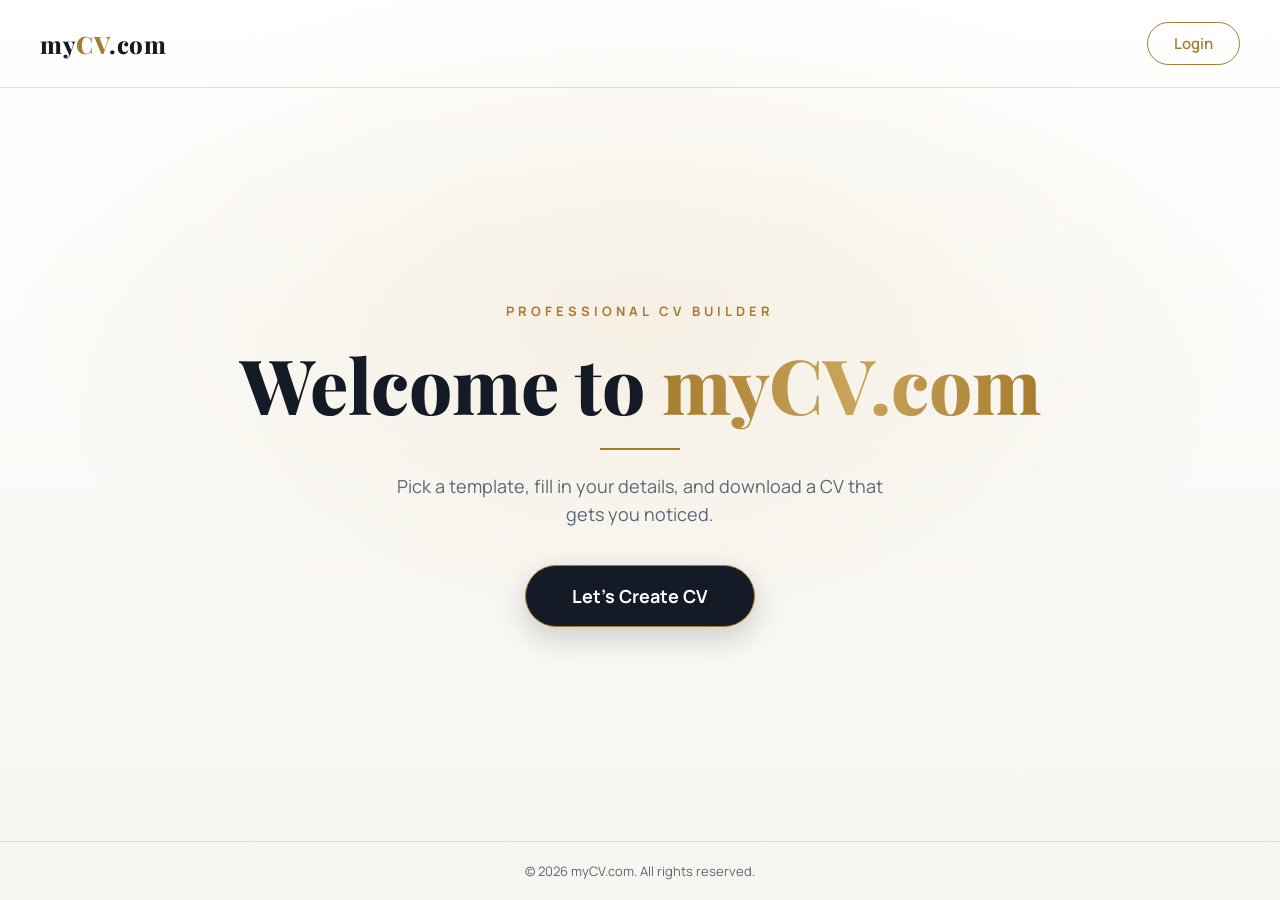
<file: index.html>
<!DOCTYPE html>
<html lang="en">
<head>
  <meta charset="UTF-8">
  <meta name="viewport" content="width=device-width, initial-scale=1.0">
  <title>myCV.com | Create your CV</title>

  <!-- Fonts -->
  <link rel="preconnect" href="https://fonts.googleapis.com">
  <link rel="preconnect" href="https://fonts.gstatic.com" crossorigin>
  <link href="https://fonts.googleapis.com/css2?family=Playfair+Display:wght@700;800&family=Manrope:wght@400;500;600;700&display=swap" rel="stylesheet">

  <!-- Design -->
  <link rel="stylesheet" href="style.css">

  <!-- Behaviour -->
  <script src="script.js"></script>
</head>
<body>

  <!-- Top bar -->
  <header class="navbar">
    <a href="index.html" class="logo">my<span>CV</span>.com</a>
    <a href="login.html#signin" class="login-btn">Login</a>
  </header>

  <!-- Middle of the page -->
  <main class="hero">
    <div class="tagline">Professional CV Builder</div>
    <h1>Welcome to <span>myCV.com</span></h1>
    <div class="divider"></div>
    <p>Pick a template, fill in your details, and download a CV that gets you noticed.</p>
    <a href="login.html#create" class="create-btn">Let's Create CV</a>
  </main>

  <!-- Footer -->
  <footer class="footer">
    &copy; <span id="year">2026</span> myCV.com. All rights reserved.
  </footer>

</body>
</html>
</file>
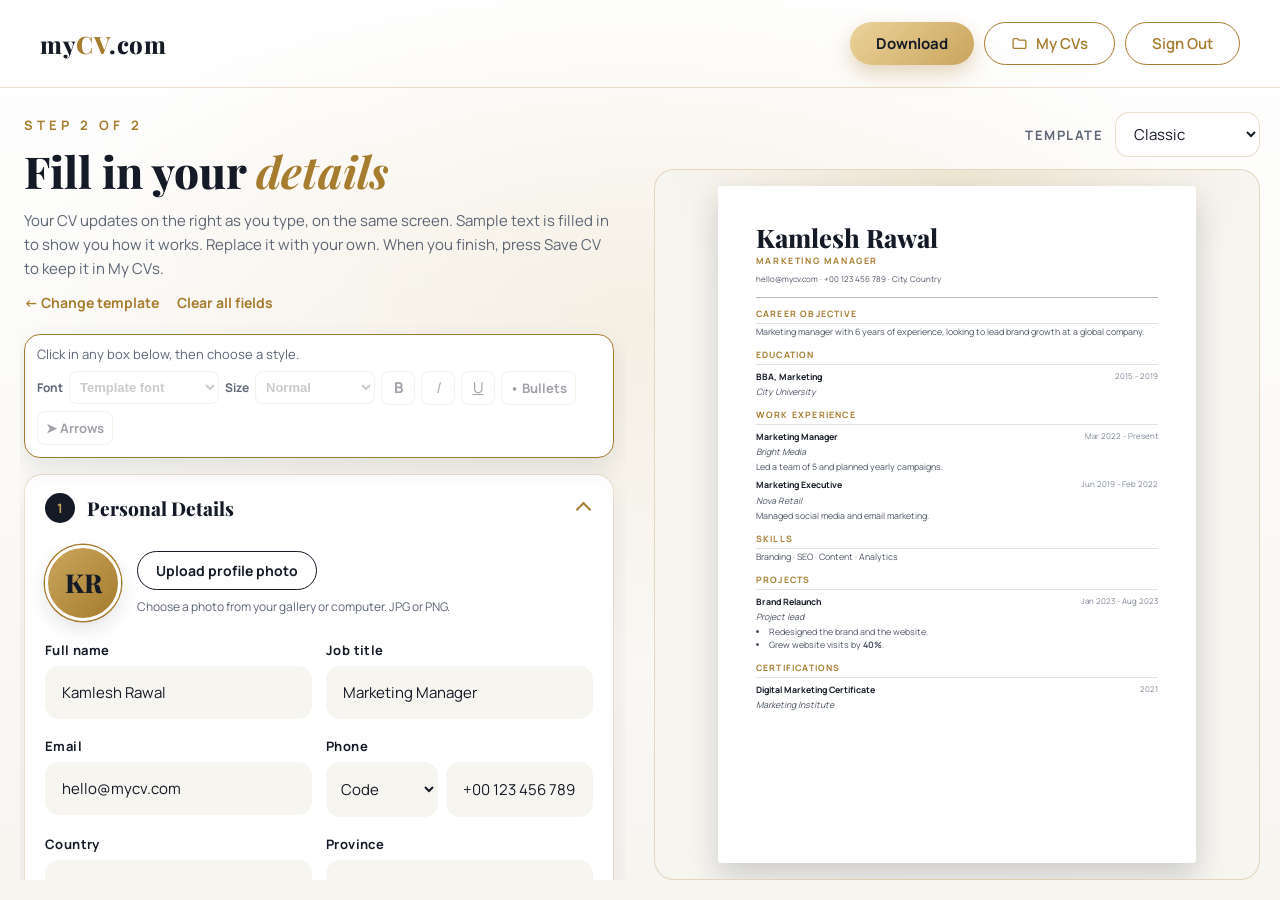
<file: create.html>
<!DOCTYPE html>
<html lang="en">
<head>
  <meta charset="UTF-8">
  <meta name="viewport" content="width=device-width, initial-scale=1.0">
  <title>myCV.com | Build your CV</title>

  <!-- Fonts -->
  <link rel="preconnect" href="https://fonts.googleapis.com">
  <link rel="preconnect" href="https://fonts.gstatic.com" crossorigin>
  <link href="https://fonts.googleapis.com/css2?family=Playfair+Display:ital,wght@0,700;0,800;0,900;1,500;1,700&family=Manrope:wght@400;500;600;700;800&family=Inter:wght@400;500;600&family=Space+Grotesk:wght@500;700&family=Archivo:wght@500;800&family=DM+Sans:wght@400;500;700&family=Outfit:wght@500;600&family=IBM+Plex+Sans:wght@400;500;600&family=JetBrains+Mono:wght@500;700&family=Cinzel:wght@500;700&family=Jost:wght@400;500;600&family=Syne:wght@700;800&family=Plus+Jakarta+Sans:wght@400;500;700;800&family=Sora:wght@400;600;700&family=Source+Serif+4:wght@400;600&family=Montserrat:wght@500;600;700;800&family=Lato:wght@400;700&display=swap" rel="stylesheet">

  <!-- Design -->
  <link rel="stylesheet" href="style.css">

  <!-- Behaviour -->
  <script src="script.js"></script>
  <script src="builder.js"></script>
</head>
<body class="builder-page">

  <!-- Top bar: Download sits next to Sign Out -->
  <header class="navbar">
    <a href="index.html" class="logo">my<span>CV</span>.com</a>
    <div class="nav-actions">
      <button type="button" class="download-btn" id="download-btn">Download</button>
      <a href="mycvs.html" class="login-btn folder-btn">
        <svg viewBox="0 0 24 24" aria-hidden="true"><path d="M3 6.5A1.5 1.5 0 0 1 4.5 5h4.6l2 2.2h8.4A1.5 1.5 0 0 1 21 8.7v8.8a1.5 1.5 0 0 1-1.5 1.5h-15A1.5 1.5 0 0 1 3 17.5z"/></svg>
        My CVs
      </a>
      <a href="index.html" class="login-btn" data-signout>Sign Out</a>
    </div>
  </header>

  <main class="builder">

    <!-- ================= LEFT SIDE: the form ================= -->
    <div class="editor" id="editor">

      <div class="builder-intro">
        <div class="tagline">Step 2 of 2</div>
        <h1>Fill in your <em>details</em></h1>
        <p>Your CV updates on the right as you type, on the same screen. Sample text is filled in to show you how it works. Replace it with your own. When you finish, press Save CV to keep it in My CVs.</p>
        <div class="builder-links">
          <a href="templates.html">&larr; Change template</a>
          <button type="button" class="link-btn" id="clear-btn">Clear all fields</button>
        </div>
      </div>

      <!-- Style toolbar: works on whichever box was clicked last -->
      <div class="fmt-bar" id="fmt-bar">
        <p class="fmt-target" id="fmt-target" aria-live="polite">Click in any box below, then choose a style.</p>
        <div class="rich-bar">
          <label class="fmt-label" for="fmt-font">Font</label>
          <select class="rich-select" id="fmt-font" data-rich-cmd="fontName">
            <option value="inherit" selected>Template font</option>
            <option value="Manrope">Manrope</option>
            <option value="Georgia">Georgia</option>
            <option value="Arial">Arial</option>
            <option value="Times New Roman">Times New Roman</option>
            <option value="Courier New">Typewriter</option>
          </select>
          <label class="fmt-label" for="fmt-size">Size</label>
          <select class="rich-select" id="fmt-size" data-rich-cmd="fontSize">
            <option value="2">Small</option>
            <option value="3" selected>Normal</option>
            <option value="4">Large</option>
            <option value="5">Extra large</option>
          </select>
          <button type="button" class="rich-btn" data-cmd="bold" aria-label="Bold"><b>B</b></button>
          <button type="button" class="rich-btn" data-cmd="italic" aria-label="Italic"><i>I</i></button>
          <button type="button" class="rich-btn" data-cmd="underline" aria-label="Underline"><u>U</u></button>
          <button type="button" class="rich-btn rich-btn-wide" data-cmd="bulletList">&bull; Bullets</button>
          <button type="button" class="rich-btn rich-btn-wide" data-cmd="arrowList">&#10148; Arrows</button>
        </div>
      </div>

      <!-- 1. Personal details -->
      <details class="ed-section" open>
        <summary><span class="ed-num">1</span>Personal Details</summary>
        <div class="ed-body">
          <!-- Profile photo: chosen from the gallery (phone) or the computer -->
          <div class="photo-row">
            <div class="photo-preview" id="photo-preview"></div>
            <div class="photo-actions">
              <div class="photo-buttons">
                <label for="photo-input" class="photo-btn">Upload profile photo</label>
                <button type="button" class="remove-btn" id="photo-remove" hidden>Remove photo</button>
              </div>
              <input type="file" id="photo-input" class="visually-hidden" accept="image/*">
              <p class="photo-hint">Choose a photo from your gallery or computer. JPG or PNG.</p>
              <p class="form-message" id="photo-message" role="alert"></p>
            </div>
          </div>

          <div class="field-row">
            <div class="field">
              <label for="p-name">Full name</label>
              <input type="text" id="p-name" data-field="name" placeholder="Your full name">
            </div>
            <div class="field">
              <label for="p-title">Job title</label>
              <input type="text" id="p-title" data-field="title" placeholder="Marketing Manager">
            </div>
          </div>
          <div class="field-row">
            <div class="field">
              <label for="p-email">Email</label>
              <input type="email" id="p-email" data-field="email" placeholder="you@example.com">
            </div>
            <div class="field">
              <label for="p-phone">Phone</label>
              <!-- country code + phone number side by side -->
              <div class="phone-row">
                <select id="p-code" data-field="phoneCode" aria-label="Country code">
                  <option value="">Code</option>
                  <option value="+61">+61 Australia</option>
                  <option value="+880">+880 Bangladesh</option>
                  <option value="+55">+55 Brazil</option>
                  <option value="+1">+1 Canada</option>
                  <option value="+86">+86 China</option>
                  <option value="+20">+20 Egypt</option>
                  <option value="+33">+33 France</option>
                  <option value="+49">+49 Germany</option>
                  <option value="+91">+91 India</option>
                  <option value="+62">+62 Indonesia</option>
                  <option value="+39">+39 Italy</option>
                  <option value="+81">+81 Japan</option>
                  <option value="+60">+60 Malaysia</option>
                  <option value="+52">+52 Mexico</option>
                  <option value="+977">+977 Nepal</option>
                  <option value="+31">+31 Netherlands</option>
                  <option value="+64">+64 New Zealand</option>
                  <option value="+234">+234 Nigeria</option>
                  <option value="+92">+92 Pakistan</option>
                  <option value="+63">+63 Philippines</option>
                  <option value="+7">+7 Russia</option>
                  <option value="+966">+966 Saudi Arabia</option>
                  <option value="+65">+65 Singapore</option>
                  <option value="+27">+27 South Africa</option>
                  <option value="+82">+82 South Korea</option>
                  <option value="+34">+34 Spain</option>
                  <option value="+94">+94 Sri Lanka</option>
                  <option value="+66">+66 Thailand</option>
                  <option value="+90">+90 Turkey</option>
                  <option value="+971">+971 United Arab Emirates</option>
                  <option value="+44">+44 United Kingdom</option>
                  <option value="+1">+1 United States</option>
                  <option value="+84">+84 Vietnam</option>
                </select>
                <input type="tel" id="p-phone" data-field="phone" placeholder="123 456 789">
              </div>
            </div>
          </div>
          <div class="field-row">
            <div class="field">
              <label for="p-country">Country</label>
              <input type="text" id="p-country" data-field="country" placeholder="Your country">
            </div>
            <div class="field">
              <label for="p-province">Province</label>
              <input type="text" id="p-province" data-field="province" placeholder="Your province">
            </div>
          </div>
          <div class="field-row">
            <div class="field">
              <label for="p-district">District</label>
              <input type="text" id="p-district" data-field="district" placeholder="Your district">
            </div>
            <div class="field">
              <label for="p-link">Website or LinkedIn</label>
              <input type="text" id="p-link" data-field="link" placeholder="linkedin.com/in/yourname">
            </div>
          </div>
        </div>
      </details>

      <!-- 2. Career objective -->
      <details class="ed-section" open>
        <summary><span class="ed-num">2</span>Career Objective</summary>
        <div class="ed-body">
          <div class="field">
            <span class="field-label" id="p-objective-label">Write 2 or 3 sentences about your goal</span>
            <div class="rich">
              <div class="rich-box" contenteditable="true" role="textbox" aria-multiline="true" aria-labelledby="p-objective-label"
                id="p-objective" data-field="objective" data-rich="yes"></div>
            </div>
          </div>
        </div>
      </details>

      <!-- 3. Education -->
      <details class="ed-section">
        <summary><span class="ed-num">3</span>Education</summary>
        <div class="ed-body">
          <div class="entry-list" data-list="education"></div>
          <button type="button" class="add-btn" data-add="education">+ Add education</button>
        </div>
      </details>

      <!-- 4. Work experience -->
      <details class="ed-section">
        <summary><span class="ed-num">4</span>Work Experience</summary>
        <div class="ed-body">
          <div class="entry-list" data-list="experience"></div>
          <button type="button" class="add-btn" data-add="experience">+ Add work experience</button>
        </div>
      </details>

      <!-- 5. Skills -->
      <details class="ed-section">
        <summary><span class="ed-num">5</span>Skills</summary>
        <div class="ed-body">
          <div class="field">
            <label for="p-skills">Your skills, separated by commas</label>
            <input type="text" id="p-skills" data-field="skills" placeholder="Branding, SEO, Content, Analytics">
          </div>
        </div>
      </details>

      <!-- 6. Projects -->
      <details class="ed-section">
        <summary><span class="ed-num">6</span>Projects</summary>
        <div class="ed-body">
          <div class="entry-list" data-list="projects"></div>
          <button type="button" class="add-btn" data-add="projects">+ Add project</button>
        </div>
      </details>

      <!-- 7. Certifications -->
      <details class="ed-section">
        <summary><span class="ed-num">7</span>Certifications</summary>
        <div class="ed-body">
          <div class="entry-list" data-list="certifications"></div>
          <button type="button" class="add-btn" data-add="certifications">+ Add certification</button>
        </div>
      </details>

      <!-- Sections that people add themselves appear here -->
      <div class="entry-list custom-list" data-list="custom"></div>

      <button type="button" class="add-section-btn" data-add="custom">+ Add Section</button>
      <p class="add-section-hint">Add your own section, for example Languages, Awards, Hobbies or References.</p>

      <!-- When the CV is finished: save it into the My CVs folder -->
      <div class="finish-box">
        <h2>Finished your CV?</h2>
        <p>Save it to your My CVs folder. You can open it again later to edit or download it.</p>
        <button type="button" class="submit-btn" data-save>Save CV to My CVs <span class="arrow">&rarr;</span></button>
      </div>
    </div>

    <!-- ================= RIGHT SIDE: live CV ================= -->
    <div class="preview">
      <div class="preview-head">
        <label for="template-select">Template</label>
        <select id="template-select">
          <option>Classic</option>
          <option>Modern</option>
          <option>Executive</option>
          <option>Minimal</option>
          <option>Creative</option>
          <option>Elegant</option>
          <option>Timeline</option>
          <option>Swiss Grid</option>
          <option>Sage Sidebar</option>
          <option>Header Band</option>
          <option>Mono Index</option>
          <option>Noir Gold</option>
          <option>Vertical Name</option>
          <option>Bento Tiles</option>
          <option>Orbit</option>
          <option>Front Page</option>
          <option>Sunbeam</option>
        </select>
      </div>
      <div class="preview-stage" id="preview-stage">
        <div class="thumb-box cv-live" id="cv-box">
          <div class="thumb" id="cv-page"></div>
        </div>
      </div>
    </div>

  </main>

  <!-- Small message that appears after saving -->
  <div class="toast" id="toast" role="status" aria-live="polite" hidden>
    <span id="toast-text"></span>
    <a href="mycvs.html">Open My CVs</a>
  </div>

</body>
</html>
</file>
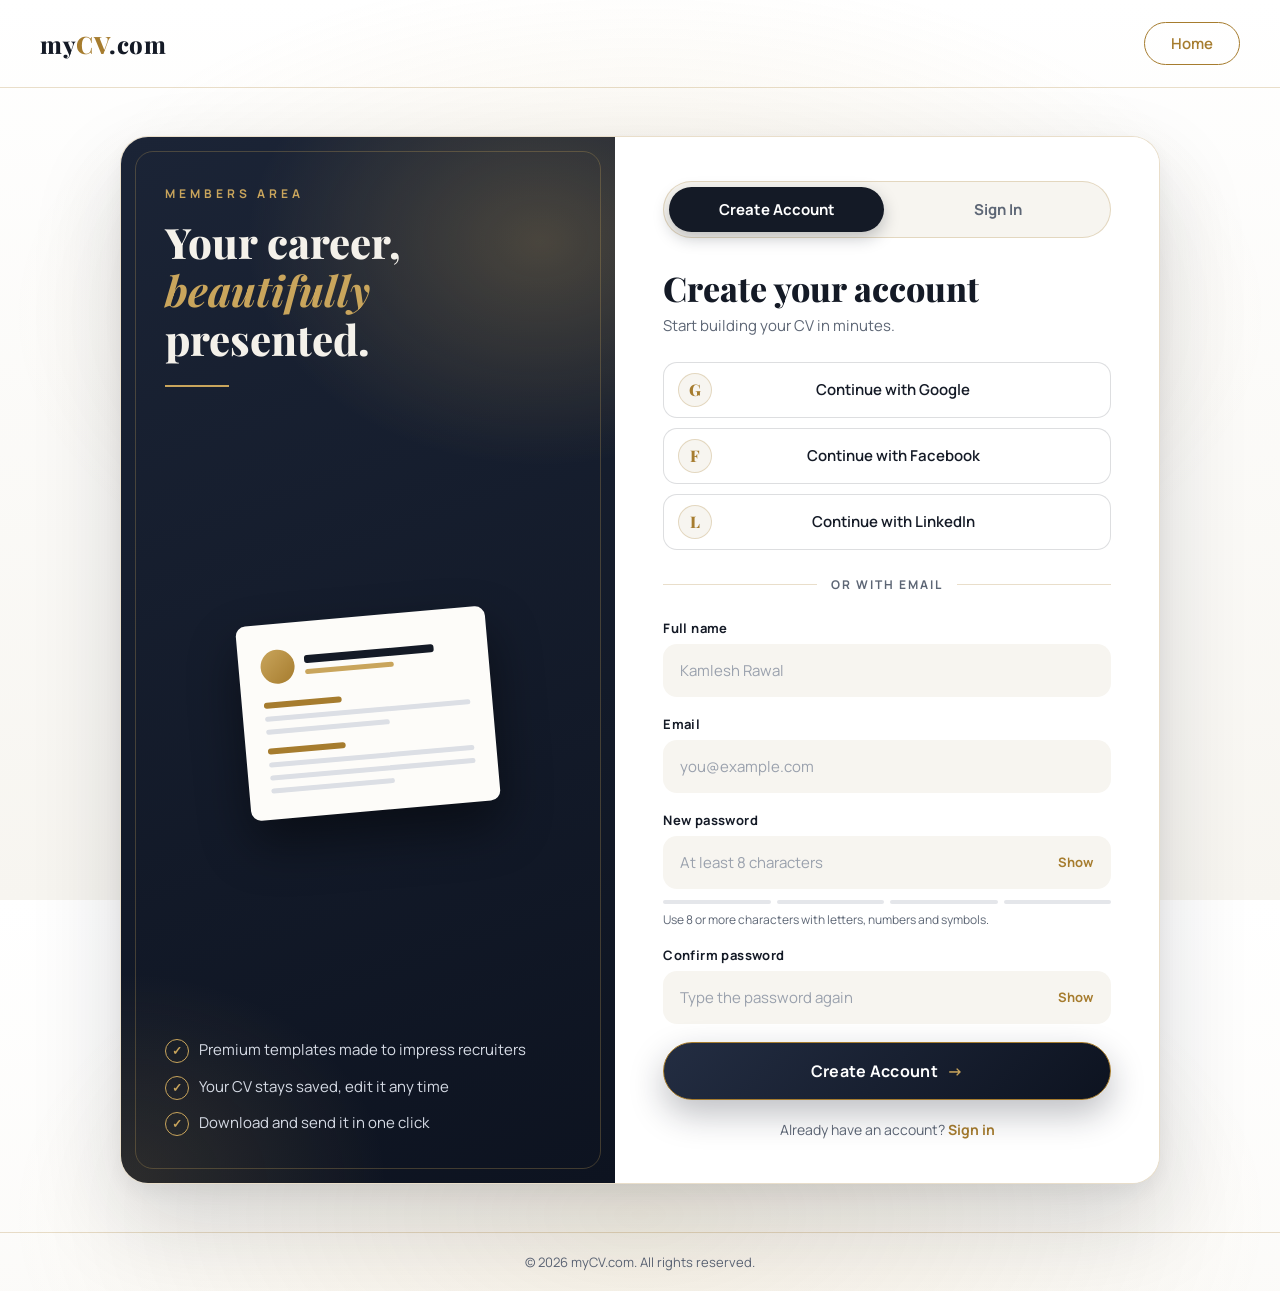
<file: login.html>
<!DOCTYPE html>
<html lang="en">
<head>
  <meta charset="UTF-8">
  <meta name="viewport" content="width=device-width, initial-scale=1.0">
  <title>myCV.com | Create account or sign in</title>

  <!-- Fonts -->
  <link rel="preconnect" href="https://fonts.googleapis.com">
  <link rel="preconnect" href="https://fonts.gstatic.com" crossorigin>
  <link href="https://fonts.googleapis.com/css2?family=Playfair+Display:ital,wght@0,700;0,800;1,700&family=Manrope:wght@400;500;600;700&display=swap" rel="stylesheet">

  <!-- Design -->
  <link rel="stylesheet" href="style.css">

  <!-- Behaviour -->
  <script src="script.js"></script>
</head>
<body>

  <!-- Top bar -->
  <header class="navbar">
    <a href="index.html" class="logo">my<span>CV</span>.com</a>
    <a href="index.html" class="login-btn">Home</a>
  </header>

  <main class="auth">
    <div class="auth-shell">

      <!-- ================= LEFT SIDE: dark premium panel ================= -->
      <aside class="auth-aside">
        <div class="aside-top">
          <div class="aside-eyebrow">Members area</div>
          <h2>Your career, <em>beautifully</em> presented.</h2>
          <div class="aside-line"></div>
        </div>

        <!-- A small CV drawn with CSS -->
        <div class="cv-preview" aria-hidden="true">
          <div class="cv-head">
            <div class="cv-photo"></div>
            <div class="cv-head-lines">
              <div class="cv-bar cv-bar-name"></div>
              <div class="cv-bar cv-bar-role"></div>
            </div>
          </div>
          <div class="cv-section"></div>
          <div class="cv-bar"></div>
          <div class="cv-bar cv-bar-short"></div>
          <div class="cv-section"></div>
          <div class="cv-bar"></div>
          <div class="cv-bar"></div>
          <div class="cv-bar cv-bar-short"></div>
        </div>

        <ul class="aside-list">
          <li>Premium templates made to impress recruiters</li>
          <li>Your CV stays saved, edit it any time</li>
          <li>Download and send it in one click</li>
        </ul>
      </aside>

      <!-- ================= RIGHT SIDE: the forms ================= -->
      <div class="auth-card">

        <!-- The two options at the top -->
        <div class="auth-tabs">
          <button type="button" class="auth-tab active" id="tab-create" data-tab="create">Create Account</button>
          <button type="button" class="auth-tab" id="tab-signin" data-tab="signin">Sign In</button>
        </div>

        <!-- ---------- CREATE ACCOUNT ---------- -->
        <section class="auth-panel active" id="panel-create">
          <h1>Create your account</h1>
          <p class="auth-sub">Start building your CV in minutes.</p>

          <div class="social-list">
            <button type="button" class="social-btn" data-provider="Google">
              <span class="social-badge">G</span>
              <span class="social-label">Continue with Google</span>
            </button>
            <button type="button" class="social-btn" data-provider="Facebook">
              <span class="social-badge">F</span>
              <span class="social-label">Continue with Facebook</span>
            </button>
            <button type="button" class="social-btn" data-provider="LinkedIn">
              <span class="social-badge">L</span>
              <span class="social-label">Continue with LinkedIn</span>
            </button>
          </div>

          <div class="auth-divider"><span>or with email</span></div>

          <form id="create-form" novalidate>
            <div class="field">
              <label for="create-name">Full name</label>
              <input type="text" id="create-name" name="name" placeholder="Kamlesh Rawal" autocomplete="name">
            </div>

            <div class="field">
              <label for="create-email">Email</label>
              <input type="email" id="create-email" name="email" placeholder="you@example.com" autocomplete="email">
            </div>

            <div class="field">
              <label for="create-password">New password</label>
              <div class="input-wrap">
                <input type="password" id="create-password" name="password" placeholder="At least 8 characters" autocomplete="new-password">
                <button type="button" class="toggle-password" data-target="create-password">Show</button>
              </div>
              <!-- Password strength: script.js fills these bars -->
              <div class="strength" id="strength" data-level="0">
                <span></span><span></span><span></span><span></span>
              </div>
              <p class="strength-text" id="strength-text">Use 8 or more characters with letters, numbers and symbols.</p>
            </div>

            <div class="field">
              <label for="create-confirm">Confirm password</label>
              <div class="input-wrap">
                <input type="password" id="create-confirm" name="confirm" placeholder="Type the password again" autocomplete="new-password">
                <button type="button" class="toggle-password" data-target="create-confirm">Show</button>
              </div>
            </div>

            <p class="form-message" id="create-message" role="alert"></p>

            <button type="submit" class="submit-btn">Create Account <span class="arrow">&rarr;</span></button>
          </form>

          <p class="switch-text">
            Already have an account? <a href="#signin" data-tab="signin">Sign in</a>
          </p>
        </section>

        <!-- ---------- SIGN IN ---------- -->
        <section class="auth-panel" id="panel-signin">
          <h1>Welcome back</h1>
          <p class="auth-sub">Sign in to continue your CV.</p>

          <div class="social-list">
            <button type="button" class="social-btn" data-provider="Google">
              <span class="social-badge">G</span>
              <span class="social-label">Continue with Google</span>
            </button>
            <button type="button" class="social-btn" data-provider="Facebook">
              <span class="social-badge">F</span>
              <span class="social-label">Continue with Facebook</span>
            </button>
            <button type="button" class="social-btn" data-provider="LinkedIn">
              <span class="social-badge">L</span>
              <span class="social-label">Continue with LinkedIn</span>
            </button>
          </div>

          <div class="auth-divider"><span>or with email</span></div>

          <form id="signin-form" novalidate>
            <div class="field">
              <label for="signin-email">Email</label>
              <input type="email" id="signin-email" name="email" placeholder="you@example.com" autocomplete="email">
            </div>

            <div class="field">
              <label for="signin-password">Password</label>
              <div class="input-wrap">
                <input type="password" id="signin-password" name="password" placeholder="Your password" autocomplete="current-password">
                <button type="button" class="toggle-password" data-target="signin-password">Show</button>
              </div>
            </div>

            <p class="form-message" id="signin-message" role="alert"></p>

            <button type="submit" class="submit-btn">Sign In <span class="arrow">&rarr;</span></button>
          </form>

          <p class="switch-text">
            New to myCV.com? <a href="#create" data-tab="create">Create account</a>
          </p>
        </section>

      </div>
    </div>
  </main>

  <!-- Footer -->
  <footer class="footer">
    &copy; <span id="year">2026</span> myCV.com. All rights reserved.
  </footer>

</body>
</html>
</file>
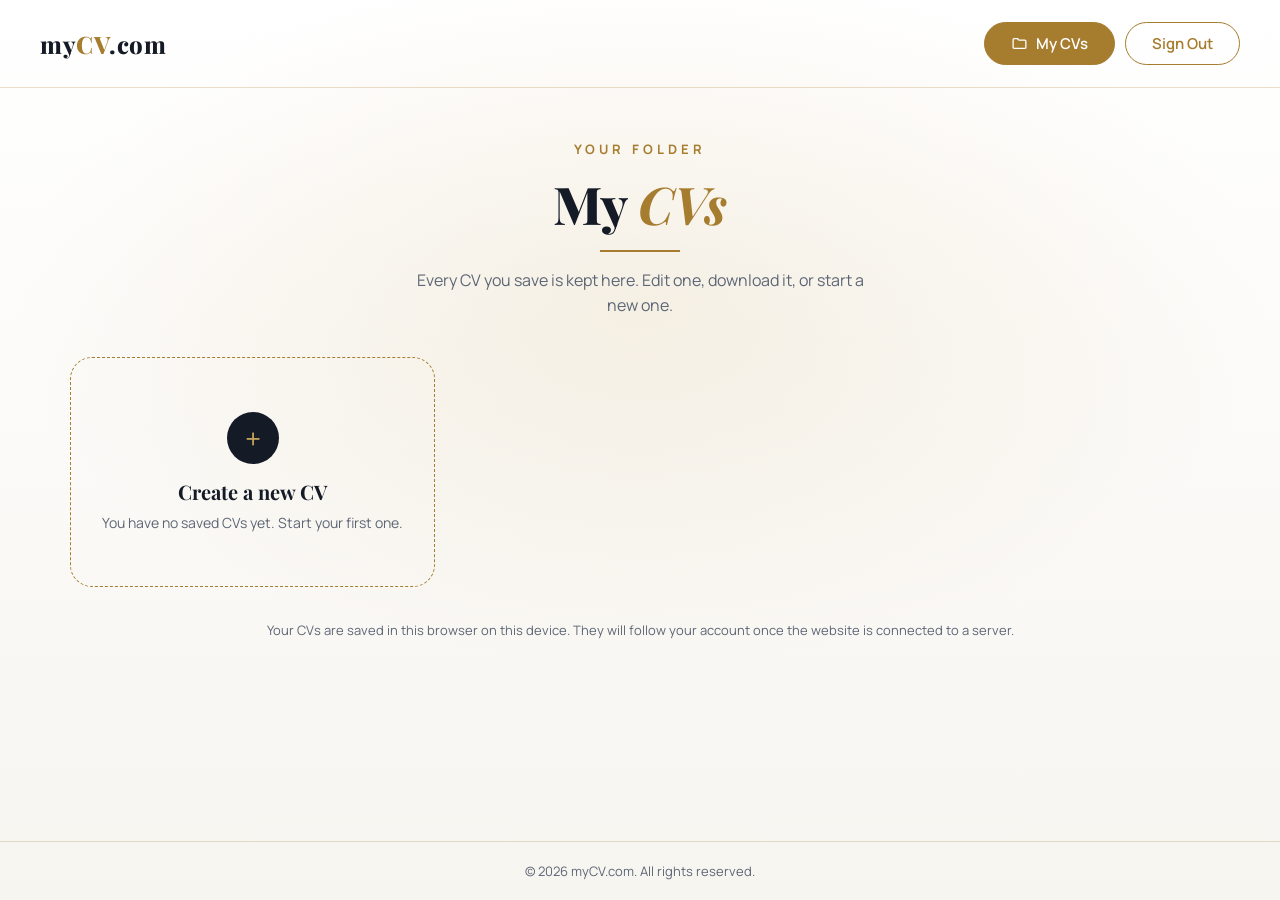
<file: mycvs.html>
<!DOCTYPE html>
<html lang="en">
<head>
  <meta charset="UTF-8">
  <meta name="viewport" content="width=device-width, initial-scale=1.0">
  <title>myCV.com | My CVs</title>

  <!-- Fonts -->
  <link rel="preconnect" href="https://fonts.googleapis.com">
  <link rel="preconnect" href="https://fonts.gstatic.com" crossorigin>
  <link href="https://fonts.googleapis.com/css2?family=Playfair+Display:ital,wght@0,700;0,800;1,700&family=Manrope:wght@400;500;600;700&display=swap" rel="stylesheet">

  <!-- Design -->
  <link rel="stylesheet" href="style.css">

  <!-- Behaviour -->
  <script src="script.js"></script>
</head>
<body>

  <!-- Top bar -->
  <header class="navbar">
    <a href="index.html" class="logo">my<span>CV</span>.com</a>
    <div class="nav-actions">
      <a href="mycvs.html" class="login-btn folder-btn current">
        <svg viewBox="0 0 24 24" aria-hidden="true"><path d="M3 6.5A1.5 1.5 0 0 1 4.5 5h4.6l2 2.2h8.4A1.5 1.5 0 0 1 21 8.7v8.8a1.5 1.5 0 0 1-1.5 1.5h-15A1.5 1.5 0 0 1 3 17.5z"/></svg>
        My CVs
      </a>
      <a href="index.html" class="login-btn" data-signout>Sign Out</a>
    </div>
  </header>

  <main class="mycvs">

    <div class="tpl-intro">
      <div class="tagline">Your folder</div>
      <h1>My <em>CVs</em></h1>
      <div class="divider"></div>
      <p>Every CV you save is kept here. Edit one, download it, or start a new one.</p>
    </div>

    <!-- script.js fills this with one card per saved CV -->
    <div class="cv-grid" id="cv-grid"></div>

    <p class="mycvs-note">Your CVs are saved in this browser on this device. They will follow your account once the website is connected to a server.</p>

  </main>

  <!-- Footer -->
  <footer class="footer">
    &copy; <span id="year">2026</span> myCV.com. All rights reserved.
  </footer>

</body>
</html>
</file>
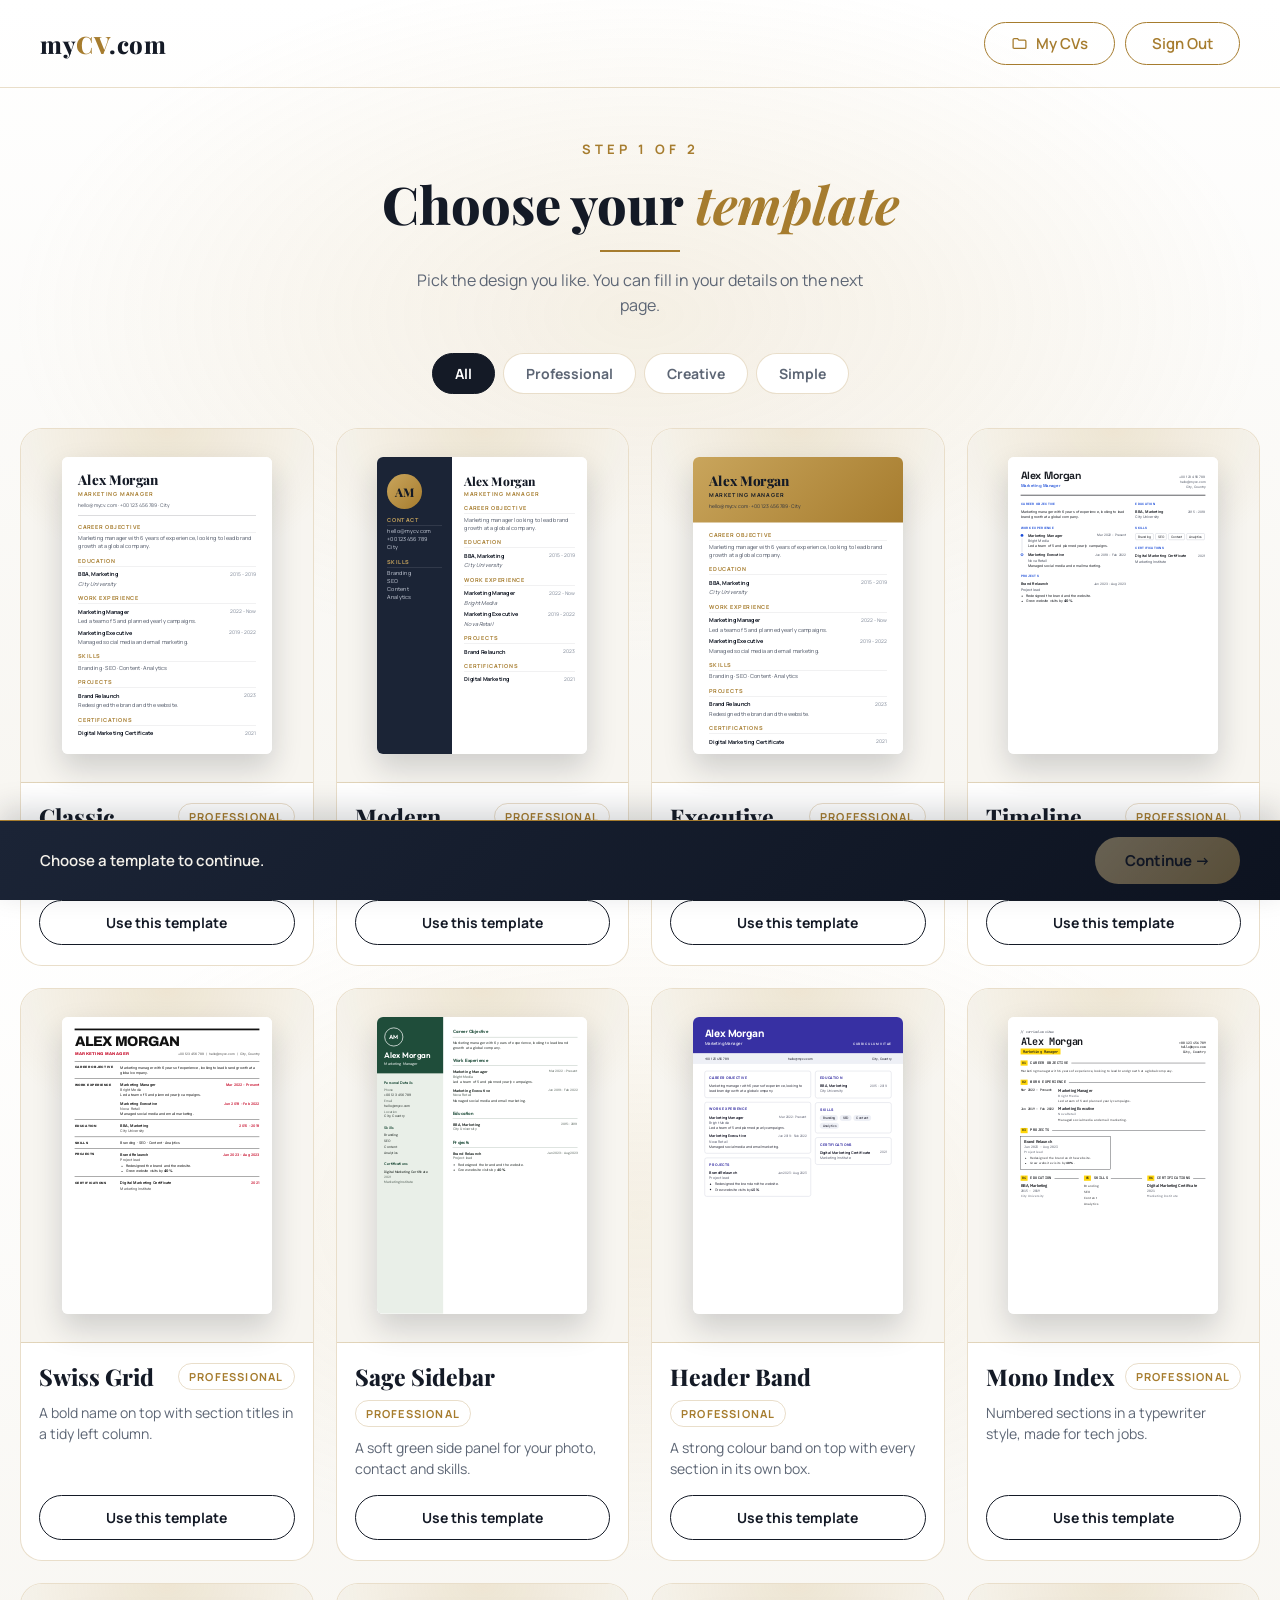
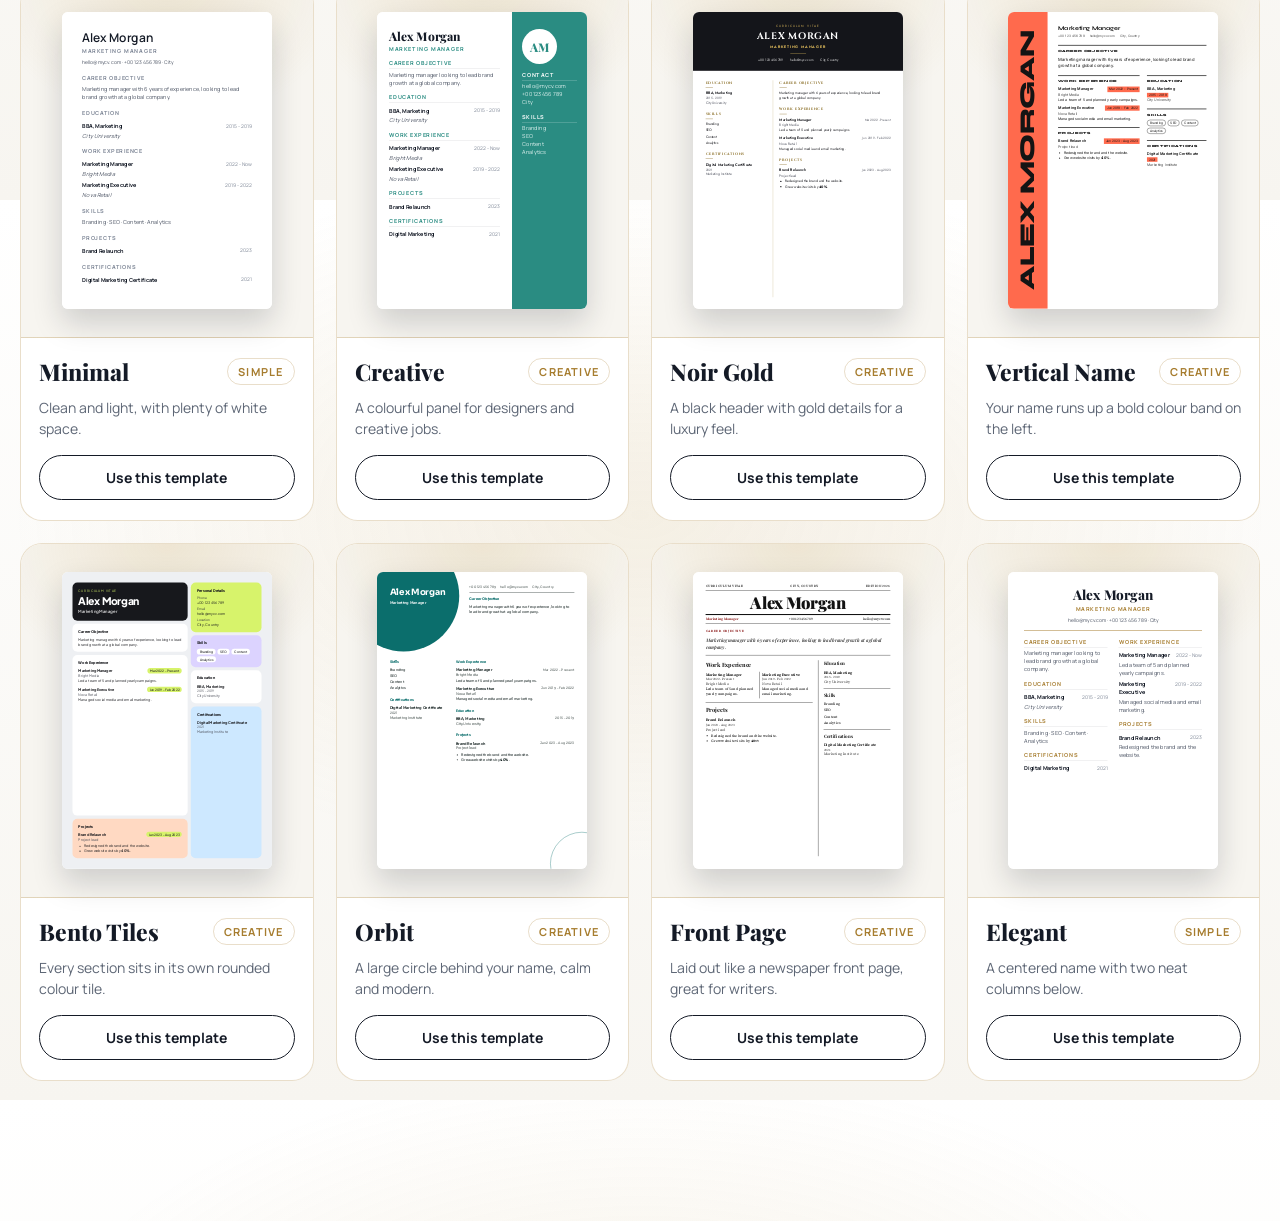
<file: tamplates.html>
<!DOCTYPE html>
<html lang="en">
<head>
  <meta charset="UTF-8">
  <meta name="viewport" content="width=device-width, initial-scale=1.0">
  <title>myCV.com | Choose your template</title>

  <!-- Fonts -->
  <link rel="preconnect" href="https://fonts.googleapis.com">
  <link rel="preconnect" href="https://fonts.gstatic.com" crossorigin>
  <link href="https://fonts.googleapis.com/css2?family=Playfair+Display:ital,wght@0,700;0,800;0,900;1,500;1,700&family=Manrope:wght@400;500;600;700;800&family=Inter:wght@400;500;600&family=Space+Grotesk:wght@500;700&family=Archivo:wght@500;800&family=DM+Sans:wght@400;500;700&family=Outfit:wght@500;600&family=IBM+Plex+Sans:wght@400;500;600&family=JetBrains+Mono:wght@500;700&family=Cinzel:wght@500;700&family=Jost:wght@400;500;600&family=Syne:wght@700;800&family=Plus+Jakarta+Sans:wght@400;500;700;800&family=Sora:wght@400;600;700&family=Source+Serif+4:wght@400;600&display=swap" rel="stylesheet">

  <!-- Design -->
  <link rel="stylesheet" href="style.css">

  <!-- Behaviour -->
  <script src="script.js"></script>
</head>
<body>

  <!-- Top bar -->
  <header class="navbar">
    <a href="index.html" class="logo">my<span>CV</span>.com</a>
    <div class="nav-actions">
      <a href="mycvs.html" class="login-btn folder-btn">
        <svg viewBox="0 0 24 24" aria-hidden="true"><path d="M3 6.5A1.5 1.5 0 0 1 4.5 5h4.6l2 2.2h8.4A1.5 1.5 0 0 1 21 8.7v8.8a1.5 1.5 0 0 1-1.5 1.5h-15A1.5 1.5 0 0 1 3 17.5z"/></svg>
        My CVs
      </a>
      <a href="index.html" class="login-btn" data-signout>Sign Out</a>
    </div>
  </header>

  <main class="templates">

    <!-- Heading -->
    <div class="tpl-intro">
      <div class="tagline">Step 1 of 2</div>
      <h1>Choose your <em>template</em></h1>
      <div class="divider"></div>
      <p>Pick the design you like. You can fill in your details on the next page.</p>
    </div>

    <!-- Filter buttons -->
    <div class="tpl-filters">
      <button type="button" class="tpl-filter active" data-filter="all">All</button>
      <button type="button" class="tpl-filter" data-filter="professional">Professional</button>
      <button type="button" class="tpl-filter" data-filter="creative">Creative</button>
      <button type="button" class="tpl-filter" data-filter="simple">Simple</button>
    </div>

    <!-- Template cards -->
    <div class="tpl-grid">

      <!-- 1. Classic -->
      <article class="tpl-card" data-template="Classic" data-category="professional">
        <div class="tpl-thumb-wrap">
          <!-- A sample CV, drawn at full size and shrunk to fit -->
          <div class="thumb-box" aria-hidden="true">
            <div class="thumb t-classic">
              <div class="c-name">Alex Morgan</div>
              <div class="c-role">Marketing Manager</div>
              <div class="c-contact">hello@mycv.com &middot; +00 123 456 789 &middot; City</div>
              <div class="c-rule"></div>
              <div class="c-h">Career Objective</div>
              <p>Marketing manager with 6 years of experience, looking to lead brand growth at a global company.</p>
              <div class="c-h">Education</div>
              <div class="c-item"><b>BBA, Marketing</b><span>2015 - 2019</span></div>
              <p class="c-place">City University</p>
              <div class="c-h">Work Experience</div>
              <div class="c-item"><b>Marketing Manager</b><span>2022 - Now</span></div>
              <p>Led a team of 5 and planned yearly campaigns.</p>
              <div class="c-item"><b>Marketing Executive</b><span>2019 - 2022</span></div>
              <p>Managed social media and email marketing.</p>
              <div class="c-h">Skills</div>
              <p>Branding &middot; SEO &middot; Content &middot; Analytics</p>
              <div class="c-h">Projects</div>
              <div class="c-item"><b>Brand Relaunch</b><span>2023</span></div>
              <p>Redesigned the brand and the website.</p>
              <div class="c-h">Certifications</div>
              <div class="c-item"><b>Digital Marketing Certificate</b><span>2021</span></div>
            </div>
          </div>
        </div>
        <div class="tpl-info">
          <div class="tpl-top">
            <h2>Classic</h2>
            <span class="tpl-tag">Professional</span>
          </div>
          <p>A timeless one-column CV that suits any job.</p>
          <button type="button" class="tpl-select">Use this template</button>
        </div>
      </article>

      <!-- 2. Modern -->
      <article class="tpl-card" data-template="Modern" data-category="professional">
        <div class="tpl-thumb-wrap">
          <!-- A sample CV, drawn at full size and shrunk to fit -->
          <div class="thumb-box" aria-hidden="true">
            <div class="thumb t-modern">
              <div class="c-side">
              <div class="c-photo">AM</div>
              <div class="c-h">Contact</div>
              <p>hello@mycv.com<br>+00 123 456 789<br>City</p>
              <div class="c-h">Skills</div>
              <p>Branding<br>SEO<br>Content<br>Analytics</p>
              </div>
              <div class="c-main">
              <div class="c-name">Alex Morgan</div>
              <div class="c-role">Marketing Manager</div>
              <div class="c-h">Career Objective</div>
              <p>Marketing manager looking to lead brand growth at a global company.</p>
              <div class="c-h">Education</div>
              <div class="c-item"><b>BBA, Marketing</b><span>2015 - 2019</span></div>
              <p class="c-place">City University</p>
              <div class="c-h">Work Experience</div>
              <div class="c-item"><b>Marketing Manager</b><span>2022 - Now</span></div>
              <p class="c-place">Bright Media</p>
              <div class="c-item"><b>Marketing Executive</b><span>2019 - 2022</span></div>
              <p class="c-place">Nova Retail</p>
              <div class="c-h">Projects</div>
              <div class="c-item"><b>Brand Relaunch</b><span>2023</span></div>
              <div class="c-h">Certifications</div>
              <div class="c-item"><b>Digital Marketing</b><span>2021</span></div>
              </div>
            </div>
          </div>
        </div>
        <div class="tpl-info">
          <div class="tpl-top">
            <h2>Modern</h2>
            <span class="tpl-tag">Professional</span>
          </div>
          <p>A dark side panel for your photo, contact and skills.</p>
          <button type="button" class="tpl-select">Use this template</button>
        </div>
      </article>

      <!-- 3. Executive -->
      <article class="tpl-card" data-template="Executive" data-category="professional">
        <div class="tpl-thumb-wrap">
          <!-- A sample CV, drawn at full size and shrunk to fit -->
          <div class="thumb-box" aria-hidden="true">
            <div class="thumb t-executive">
              <div class="c-band">
              <div class="c-name">Alex Morgan</div>
              <div class="c-role">Marketing Manager</div>
              <div class="c-contact">hello@mycv.com &middot; +00 123 456 789 &middot; City</div>
              </div>
              <div class="c-body">
              <div class="c-h">Career Objective</div>
              <p>Marketing manager with 6 years of experience, looking to lead brand growth at a global company.</p>
              <div class="c-h">Education</div>
              <div class="c-item"><b>BBA, Marketing</b><span>2015 - 2019</span></div>
              <p class="c-place">City University</p>
              <div class="c-h">Work Experience</div>
              <div class="c-item"><b>Marketing Manager</b><span>2022 - Now</span></div>
              <p>Led a team of 5 and planned yearly campaigns.</p>
              <div class="c-item"><b>Marketing Executive</b><span>2019 - 2022</span></div>
              <p>Managed social media and email marketing.</p>
              <div class="c-h">Skills</div>
              <p>Branding &middot; SEO &middot; Content &middot; Analytics</p>
              <div class="c-h">Projects</div>
              <div class="c-item"><b>Brand Relaunch</b><span>2023</span></div>
              <p>Redesigned the brand and the website.</p>
              <div class="c-h">Certifications</div>
              <div class="c-item"><b>Digital Marketing Certificate</b><span>2021</span></div>
              </div>
            </div>
          </div>
        </div>
        <div class="tpl-info">
          <div class="tpl-top">
            <h2>Executive</h2>
            <span class="tpl-tag">Professional</span>
          </div>
          <p>A bold gold header for senior and management roles.</p>
          <button type="button" class="tpl-select">Use this template</button>
        </div>
      </article>

      <!-- 7. Timeline -->
      <article class="tpl-card" data-template="Timeline" data-category="professional">
        <div class="tpl-thumb-wrap">
          <!-- A sample CV, drawn at full size and shrunk to fit -->
          <div class="thumb-box" aria-hidden="true">
            <div class="thumb t-timeline x-tpl"><div class="x-head"><div class="x-head-main"><div class="c-name">Alex Morgan</div><div class="c-role">Marketing Manager</div></div><div class="x-contact"><div>+00 123 456 789</div><div>hello@mycv.com</div><div>City, Country</div></div></div><div class="x-cols"><div class="x-col x-col-wide"><section class="c-sec c-sec-objective"><div class="c-h">Career Objective</div><div class="c-sec-body"><p>Marketing manager with 6 years of experience, looking to lead brand growth at a global company.</p></div></section><section class="c-sec c-sec-exp"><div class="c-h">Work Experience</div><div class="c-sec-body"><div class="c-entry"><div class="c-item"><b>Marketing Manager</b><span>Mar 2022 - Present</span></div><p class="c-place">Bright Media</p><p>Led a team of 5 and planned yearly campaigns.</p></div><div class="c-entry"><div class="c-item"><b>Marketing Executive</b><span>Jun 2019 - Feb 2022</span></div><p class="c-place">Nova Retail</p><p>Managed social media and email marketing.</p></div></div></section><section class="c-sec c-sec-projects"><div class="c-h">Projects</div><div class="c-sec-body"><div class="c-entry"><div class="c-item"><b>Brand Relaunch</b><span>Jan 2023 - Aug 2023</span></div><p class="c-place">Project lead</p><div class="c-rich"><ul><li>Redesigned the brand and the website.</li><li>Grew website visits by <b>40%</b>.</li></ul></div></div></div></section></div><div class="x-col"><section class="c-sec c-sec-education"><div class="c-h">Education</div><div class="c-sec-body"><div class="c-entry"><div class="c-item"><b>BBA, Marketing</b><span>2015 - 2019</span></div><p class="c-place">City University</p></div></div></section><section class="c-sec c-sec-skills"><div class="c-h">Skills</div><div class="c-sec-body"><div class="c-chips"><span>Branding</span><span>SEO</span><span>Content</span><span>Analytics</span></div></div></section><section class="c-sec c-sec-certs"><div class="c-h">Certifications</div><div class="c-sec-body"><div class="c-entry"><div class="c-item"><b>Digital Marketing Certificate</b><span>2021</span></div><p class="c-place">Marketing Institute</p></div></div></section></div></div></div>
          </div>
        </div>
        <div class="tpl-info">
          <div class="tpl-top">
            <h2>Timeline</h2>
            <span class="tpl-tag">Professional</span>
          </div>
          <p>Two columns with a dotted timeline for your work experience.</p>
          <button type="button" class="tpl-select">Use this template</button>
        </div>
      </article>

      <!-- 8. Swiss Grid -->
      <article class="tpl-card" data-template="Swiss Grid" data-category="professional">
        <div class="tpl-thumb-wrap">
          <!-- A sample CV, drawn at full size and shrunk to fit -->
          <div class="thumb-box" aria-hidden="true">
            <div class="thumb t-swiss-grid x-tpl"><div class="x-head"><div class="x-head-main"><div class="c-name">Alex Morgan</div><div class="x-sub"><div class="c-role">Marketing Manager</div><div class="x-contact">+00 123 456 789 &nbsp;/&nbsp; hello@mycv.com &nbsp;/&nbsp; City, Country</div></div></div></div><section class="c-sec c-sec-objective"><div class="c-h">Career Objective</div><div class="c-sec-body"><p>Marketing manager with 6 years of experience, looking to lead brand growth at a global company.</p></div></section><section class="c-sec c-sec-exp"><div class="c-h">Work Experience</div><div class="c-sec-body"><div class="c-entry"><div class="c-item"><b>Marketing Manager</b><span>Mar 2022 - Present</span></div><p class="c-place">Bright Media</p><p>Led a team of 5 and planned yearly campaigns.</p></div><div class="c-entry"><div class="c-item"><b>Marketing Executive</b><span>Jun 2019 - Feb 2022</span></div><p class="c-place">Nova Retail</p><p>Managed social media and email marketing.</p></div></div></section><section class="c-sec c-sec-education"><div class="c-h">Education</div><div class="c-sec-body"><div class="c-entry"><div class="c-item"><b>BBA, Marketing</b><span>2015 - 2019</span></div><p class="c-place">City University</p></div></div></section><section class="c-sec c-sec-skills"><div class="c-h">Skills</div><div class="c-sec-body"><p>Branding · SEO · Content · Analytics</p></div></section><section class="c-sec c-sec-projects"><div class="c-h">Projects</div><div class="c-sec-body"><div class="c-entry"><div class="c-item"><b>Brand Relaunch</b><span>Jan 2023 - Aug 2023</span></div><p class="c-place">Project lead</p><div class="c-rich"><ul><li>Redesigned the brand and the website.</li><li>Grew website visits by <b>40%</b>.</li></ul></div></div></div></section><section class="c-sec c-sec-certs"><div class="c-h">Certifications</div><div class="c-sec-body"><div class="c-entry"><div class="c-item"><b>Digital Marketing Certificate</b><span>2021</span></div><p class="c-place">Marketing Institute</p></div></div></section></div>
          </div>
        </div>
        <div class="tpl-info">
          <div class="tpl-top">
            <h2>Swiss Grid</h2>
            <span class="tpl-tag">Professional</span>
          </div>
          <p>A bold name on top with section titles in a tidy left column.</p>
          <button type="button" class="tpl-select">Use this template</button>
        </div>
      </article>

      <!-- 9. Sage Sidebar -->
      <article class="tpl-card" data-template="Sage Sidebar" data-category="professional">
        <div class="tpl-thumb-wrap">
          <!-- A sample CV, drawn at full size and shrunk to fit -->
          <div class="thumb-box" aria-hidden="true">
            <div class="thumb t-sage-sidebar x-tpl"><div class="x-side"><div class="x-side-top"><div class="c-photo">AM</div><div class="c-name">Alex Morgan</div><div class="c-role">Marketing Manager</div></div><div class="x-side-body"><section class="c-sec c-sec-contact"><div class="c-h">Personal Details</div><div class="c-sec-body"><div class="x-kvs"><div><div class="x-label">Phone</div><div>+00 123 456 789</div></div><div><div class="x-label">Email</div><div>hello@mycv.com</div></div><div><div class="x-label">Location</div><div>City, Country</div></div></div></div></section><section class="c-sec c-sec-skills"><div class="c-h">Skills</div><div class="c-sec-body"><div class="c-skill-list"><div>Branding</div><div>SEO</div><div>Content</div><div>Analytics</div></div></div></section><section class="c-sec c-sec-certs"><div class="c-h">Certifications</div><div class="c-sec-body"><div class="c-entry"><div class="c-item"><b>Digital Marketing Certificate</b><span>2021</span></div><p class="c-place">Marketing Institute</p></div></div></section></div></div><div class="x-main"><section class="c-sec c-sec-objective"><div class="c-h">Career Objective</div><div class="c-sec-body"><p>Marketing manager with 6 years of experience, looking to lead brand growth at a global company.</p></div></section><section class="c-sec c-sec-exp"><div class="c-h">Work Experience</div><div class="c-sec-body"><div class="c-entry"><div class="c-item"><b>Marketing Manager</b><span>Mar 2022 - Present</span></div><p class="c-place">Bright Media</p><p>Led a team of 5 and planned yearly campaigns.</p></div><div class="c-entry"><div class="c-item"><b>Marketing Executive</b><span>Jun 2019 - Feb 2022</span></div><p class="c-place">Nova Retail</p><p>Managed social media and email marketing.</p></div></div></section><section class="c-sec c-sec-education"><div class="c-h">Education</div><div class="c-sec-body"><div class="c-entry"><div class="c-item"><b>BBA, Marketing</b><span>2015 - 2019</span></div><p class="c-place">City University</p></div></div></section><section class="c-sec c-sec-projects"><div class="c-h">Projects</div><div class="c-sec-body"><div class="c-entry"><div class="c-item"><b>Brand Relaunch</b><span>Jan 2023 - Aug 2023</span></div><p class="c-place">Project lead</p><div class="c-rich"><ul><li>Redesigned the brand and the website.</li><li>Grew website visits by <b>40%</b>.</li></ul></div></div></div></section></div></div>
          </div>
        </div>
        <div class="tpl-info">
          <div class="tpl-top">
            <h2>Sage Sidebar</h2>
            <span class="tpl-tag">Professional</span>
          </div>
          <p>A soft green side panel for your photo, contact and skills.</p>
          <button type="button" class="tpl-select">Use this template</button>
        </div>
      </article>

      <!-- 10. Header Band -->
      <article class="tpl-card" data-template="Header Band" data-category="professional">
        <div class="tpl-thumb-wrap">
          <!-- A sample CV, drawn at full size and shrunk to fit -->
          <div class="thumb-box" aria-hidden="true">
            <div class="thumb t-header-band x-tpl"><div class="x-band"><div class="x-head-main"><div class="c-name">Alex Morgan</div><div class="c-role">Marketing Manager</div></div><div class="x-tag">Curriculum Vitae</div></div><div class="x-strip"><div>+00 123 456 789</div><div>hello@mycv.com</div><div>City, Country</div></div><div class="x-cols"><div class="x-col x-col-wide"><section class="c-sec c-sec-objective"><div class="c-h">Career Objective</div><div class="c-sec-body"><p>Marketing manager with 6 years of experience, looking to lead brand growth at a global company.</p></div></section><section class="c-sec c-sec-exp"><div class="c-h">Work Experience</div><div class="c-sec-body"><div class="c-entry"><div class="c-item"><b>Marketing Manager</b><span>Mar 2022 - Present</span></div><p class="c-place">Bright Media</p><p>Led a team of 5 and planned yearly campaigns.</p></div><div class="c-entry"><div class="c-item"><b>Marketing Executive</b><span>Jun 2019 - Feb 2022</span></div><p class="c-place">Nova Retail</p><p>Managed social media and email marketing.</p></div></div></section><section class="c-sec c-sec-projects"><div class="c-h">Projects</div><div class="c-sec-body"><div class="c-entry"><div class="c-item"><b>Brand Relaunch</b><span>Jan 2023 - Aug 2023</span></div><p class="c-place">Project lead</p><div class="c-rich"><ul><li>Redesigned the brand and the website.</li><li>Grew website visits by <b>40%</b>.</li></ul></div></div></div></section></div><div class="x-col"><section class="c-sec c-sec-education"><div class="c-h">Education</div><div class="c-sec-body"><div class="c-entry"><div class="c-item"><b>BBA, Marketing</b><span>2015 - 2019</span></div><p class="c-place">City University</p></div></div></section><section class="c-sec c-sec-skills"><div class="c-h">Skills</div><div class="c-sec-body"><div class="c-chips"><span>Branding</span><span>SEO</span><span>Content</span><span>Analytics</span></div></div></section><section class="c-sec c-sec-certs"><div class="c-h">Certifications</div><div class="c-sec-body"><div class="c-entry"><div class="c-item"><b>Digital Marketing Certificate</b><span>2021</span></div><p class="c-place">Marketing Institute</p></div></div></section></div></div></div>
          </div>
        </div>
        <div class="tpl-info">
          <div class="tpl-top">
            <h2>Header Band</h2>
            <span class="tpl-tag">Professional</span>
          </div>
          <p>A strong colour band on top with every section in its own box.</p>
          <button type="button" class="tpl-select">Use this template</button>
        </div>
      </article>

      <!-- 11. Mono Index -->
      <article class="tpl-card" data-template="Mono Index" data-category="professional">
        <div class="tpl-thumb-wrap">
          <!-- A sample CV, drawn at full size and shrunk to fit -->
          <div class="thumb-box" aria-hidden="true">
            <div class="thumb t-mono-index x-tpl"><div class="x-head"><div class="x-head-main"><div class="x-kicker">// curriculum vitae</div><div class="c-name">Alex Morgan</div><div class="c-role">Marketing Manager</div></div><div class="x-contact"><div>+00 123 456 789</div><div>hello@mycv.com</div><div>City, Country</div></div></div><section class="c-sec c-sec-objective"><div class="c-h">Career Objective</div><div class="c-sec-body"><p>Marketing manager with 6 years of experience, looking to lead brand growth at a global company.</p></div></section><section class="c-sec c-sec-exp"><div class="c-h">Work Experience</div><div class="c-sec-body"><div class="c-entry"><div class="c-item"><b>Marketing Manager</b><span>Mar 2022 - Present</span></div><p class="c-place">Bright Media</p><p>Led a team of 5 and planned yearly campaigns.</p></div><div class="c-entry"><div class="c-item"><b>Marketing Executive</b><span>Jun 2019 - Feb 2022</span></div><p class="c-place">Nova Retail</p><p>Managed social media and email marketing.</p></div></div></section><section class="c-sec c-sec-projects"><div class="c-h">Projects</div><div class="c-sec-body"><div class="c-entry"><div class="c-item"><b>Brand Relaunch</b><span>Jan 2023 - Aug 2023</span></div><p class="c-place">Project lead</p><div class="c-rich"><ul><li>Redesigned the brand and the website.</li><li>Grew website visits by <b>40%</b>.</li></ul></div></div></div></section><div class="x-three"><section class="c-sec c-sec-education"><div class="c-h">Education</div><div class="c-sec-body"><div class="c-entry"><div class="c-item"><b>BBA, Marketing</b><span>2015 - 2019</span></div><p class="c-place">City University</p></div></div></section><section class="c-sec c-sec-skills"><div class="c-h">Skills</div><div class="c-sec-body"><div class="c-skill-list"><div>Branding</div><div>SEO</div><div>Content</div><div>Analytics</div></div></div></section><section class="c-sec c-sec-certs"><div class="c-h">Certifications</div><div class="c-sec-body"><div class="c-entry"><div class="c-item"><b>Digital Marketing Certificate</b><span>2021</span></div><p class="c-place">Marketing Institute</p></div></div></section></div></div>
          </div>
        </div>
        <div class="tpl-info">
          <div class="tpl-top">
            <h2>Mono Index</h2>
            <span class="tpl-tag">Professional</span>
          </div>
          <p>Numbered sections in a typewriter style, made for tech jobs.</p>
          <button type="button" class="tpl-select">Use this template</button>
        </div>
      </article>

      <!-- 4. Minimal -->
      <article class="tpl-card" data-template="Minimal" data-category="simple">
        <div class="tpl-thumb-wrap">
          <!-- A sample CV, drawn at full size and shrunk to fit -->
          <div class="thumb-box" aria-hidden="true">
            <div class="thumb t-minimal">
              <div class="c-name">Alex Morgan</div>
              <div class="c-role">Marketing Manager</div>
              <div class="c-contact">hello@mycv.com &middot; +00 123 456 789 &middot; City</div>
              <div class="c-h">Career Objective</div>
              <p>Marketing manager with 6 years of experience, looking to lead brand growth at a global company.</p>
              <div class="c-h">Education</div>
              <div class="c-item"><b>BBA, Marketing</b><span>2015 - 2019</span></div>
              <p class="c-place">City University</p>
              <div class="c-h">Work Experience</div>
              <div class="c-item"><b>Marketing Manager</b><span>2022 - Now</span></div>
              <p class="c-place">Bright Media</p>
              <div class="c-item"><b>Marketing Executive</b><span>2019 - 2022</span></div>
              <p class="c-place">Nova Retail</p>
              <div class="c-h">Skills</div>
              <p>Branding &middot; SEO &middot; Content &middot; Analytics</p>
              <div class="c-h">Projects</div>
              <div class="c-item"><b>Brand Relaunch</b><span>2023</span></div>
              <div class="c-h">Certifications</div>
              <div class="c-item"><b>Digital Marketing Certificate</b><span>2021</span></div>
            </div>
          </div>
        </div>
        <div class="tpl-info">
          <div class="tpl-top">
            <h2>Minimal</h2>
            <span class="tpl-tag">Simple</span>
          </div>
          <p>Clean and light, with plenty of white space.</p>
          <button type="button" class="tpl-select">Use this template</button>
        </div>
      </article>

      <!-- 5. Creative -->
      <article class="tpl-card" data-template="Creative" data-category="creative">
        <div class="tpl-thumb-wrap">
          <!-- A sample CV, drawn at full size and shrunk to fit -->
          <div class="thumb-box" aria-hidden="true">
            <div class="thumb t-creative">
              <div class="c-main">
              <div class="c-name">Alex Morgan</div>
              <div class="c-role">Marketing Manager</div>
              <div class="c-h">Career Objective</div>
              <p>Marketing manager looking to lead brand growth at a global company.</p>
              <div class="c-h">Education</div>
              <div class="c-item"><b>BBA, Marketing</b><span>2015 - 2019</span></div>
              <p class="c-place">City University</p>
              <div class="c-h">Work Experience</div>
              <div class="c-item"><b>Marketing Manager</b><span>2022 - Now</span></div>
              <p class="c-place">Bright Media</p>
              <div class="c-item"><b>Marketing Executive</b><span>2019 - 2022</span></div>
              <p class="c-place">Nova Retail</p>
              <div class="c-h">Projects</div>
              <div class="c-item"><b>Brand Relaunch</b><span>2023</span></div>
              <div class="c-h">Certifications</div>
              <div class="c-item"><b>Digital Marketing</b><span>2021</span></div>
              </div>
              <div class="c-side">
              <div class="c-photo">AM</div>
              <div class="c-h">Contact</div>
              <p>hello@mycv.com<br>+00 123 456 789<br>City</p>
              <div class="c-h">Skills</div>
              <p>Branding<br>SEO<br>Content<br>Analytics</p>
              </div>
            </div>
          </div>
        </div>
        <div class="tpl-info">
          <div class="tpl-top">
            <h2>Creative</h2>
            <span class="tpl-tag">Creative</span>
          </div>
          <p>A colourful panel for designers and creative jobs.</p>
          <button type="button" class="tpl-select">Use this template</button>
        </div>
      </article>

      <!-- 12. Noir Gold -->
      <article class="tpl-card" data-template="Noir Gold" data-category="creative">
        <div class="tpl-thumb-wrap">
          <!-- A sample CV, drawn at full size and shrunk to fit -->
          <div class="thumb-box" aria-hidden="true">
            <div class="thumb t-noir-gold x-tpl"><div class="x-hero"><div class="x-kicker">Curriculum Vitae</div><div class="c-name">Alex Morgan</div><div class="c-role">Marketing Manager</div><div class="x-rule"></div><div class="x-contact"><div>+00 123 456 789</div><div>hello@mycv.com</div><div>City, Country</div></div></div><div class="x-cols"><div class="x-col"><section class="c-sec c-sec-education"><div class="c-h">Education</div><div class="c-sec-body"><div class="c-entry"><div class="c-item"><b>BBA, Marketing</b><span>2015 - 2019</span></div><p class="c-place">City University</p></div></div></section><section class="c-sec c-sec-skills"><div class="c-h">Skills</div><div class="c-sec-body"><div class="c-skill-list"><div>Branding</div><div>SEO</div><div>Content</div><div>Analytics</div></div></div></section><section class="c-sec c-sec-certs"><div class="c-h">Certifications</div><div class="c-sec-body"><div class="c-entry"><div class="c-item"><b>Digital Marketing Certificate</b><span>2021</span></div><p class="c-place">Marketing Institute</p></div></div></section></div><div class="x-divider"></div><div class="x-col x-col-wide"><section class="c-sec c-sec-objective"><div class="c-h">Career Objective</div><div class="c-sec-body"><p>Marketing manager with 6 years of experience, looking to lead brand growth at a global company.</p></div></section><section class="c-sec c-sec-exp"><div class="c-h">Work Experience</div><div class="c-sec-body"><div class="c-entry"><div class="c-item"><b>Marketing Manager</b><span>Mar 2022 - Present</span></div><p class="c-place">Bright Media</p><p>Led a team of 5 and planned yearly campaigns.</p></div><div class="c-entry"><div class="c-item"><b>Marketing Executive</b><span>Jun 2019 - Feb 2022</span></div><p class="c-place">Nova Retail</p><p>Managed social media and email marketing.</p></div></div></section><section class="c-sec c-sec-projects"><div class="c-h">Projects</div><div class="c-sec-body"><div class="c-entry"><div class="c-item"><b>Brand Relaunch</b><span>Jan 2023 - Aug 2023</span></div><p class="c-place">Project lead</p><div class="c-rich"><ul><li>Redesigned the brand and the website.</li><li>Grew website visits by <b>40%</b>.</li></ul></div></div></div></section></div></div></div>
          </div>
        </div>
        <div class="tpl-info">
          <div class="tpl-top">
            <h2>Noir Gold</h2>
            <span class="tpl-tag">Creative</span>
          </div>
          <p>A black header with gold details for a luxury feel.</p>
          <button type="button" class="tpl-select">Use this template</button>
        </div>
      </article>

      <!-- 13. Vertical Name -->
      <article class="tpl-card" data-template="Vertical Name" data-category="creative">
        <div class="tpl-thumb-wrap">
          <!-- A sample CV, drawn at full size and shrunk to fit -->
          <div class="thumb-box" aria-hidden="true">
            <div class="thumb t-vertical-name x-tpl"><div class="x-band"><div class="c-name">Alex Morgan</div></div><div class="x-main"><div class="x-head"><div class="x-head-main"><div class="c-role">Marketing Manager</div><div class="x-contact"><div>+00 123 456 789</div><div>hello@mycv.com</div><div>City, Country</div></div></div></div><section class="c-sec c-sec-objective"><div class="c-h">Career Objective</div><div class="c-sec-body"><p>Marketing manager with 6 years of experience, looking to lead brand growth at a global company.</p></div></section><div class="x-cols"><div class="x-col x-col-wide"><section class="c-sec c-sec-exp"><div class="c-h">Work Experience</div><div class="c-sec-body"><div class="c-entry"><div class="c-item"><b>Marketing Manager</b><span>Mar 2022 - Present</span></div><p class="c-place">Bright Media</p><p>Led a team of 5 and planned yearly campaigns.</p></div><div class="c-entry"><div class="c-item"><b>Marketing Executive</b><span>Jun 2019 - Feb 2022</span></div><p class="c-place">Nova Retail</p><p>Managed social media and email marketing.</p></div></div></section><section class="c-sec c-sec-projects"><div class="c-h">Projects</div><div class="c-sec-body"><div class="c-entry"><div class="c-item"><b>Brand Relaunch</b><span>Jan 2023 - Aug 2023</span></div><p class="c-place">Project lead</p><div class="c-rich"><ul><li>Redesigned the brand and the website.</li><li>Grew website visits by <b>40%</b>.</li></ul></div></div></div></section></div><div class="x-col"><section class="c-sec c-sec-education"><div class="c-h">Education</div><div class="c-sec-body"><div class="c-entry"><div class="c-item"><b>BBA, Marketing</b><span>2015 - 2019</span></div><p class="c-place">City University</p></div></div></section><section class="c-sec c-sec-skills"><div class="c-h">Skills</div><div class="c-sec-body"><div class="c-chips"><span>Branding</span><span>SEO</span><span>Content</span><span>Analytics</span></div></div></section><section class="c-sec c-sec-certs"><div class="c-h">Certifications</div><div class="c-sec-body"><div class="c-entry"><div class="c-item"><b>Digital Marketing Certificate</b><span>2021</span></div><p class="c-place">Marketing Institute</p></div></div></section></div></div></div></div>
          </div>
        </div>
        <div class="tpl-info">
          <div class="tpl-top">
            <h2>Vertical Name</h2>
            <span class="tpl-tag">Creative</span>
          </div>
          <p>Your name runs up a bold colour band on the left.</p>
          <button type="button" class="tpl-select">Use this template</button>
        </div>
      </article>

      <!-- 14. Bento Tiles -->
      <article class="tpl-card" data-template="Bento Tiles" data-category="creative">
        <div class="tpl-thumb-wrap">
          <!-- A sample CV, drawn at full size and shrunk to fit -->
          <div class="thumb-box" aria-hidden="true">
            <div class="thumb t-bento-tiles x-tpl"><div class="x-col x-col-wide"><div class="x-hero"><div class="x-head-main"><div class="x-kicker">Curriculum Vitae</div><div class="c-name">Alex Morgan</div><div class="c-role">Marketing Manager</div></div></div><section class="c-sec c-sec-objective"><div class="c-h">Career Objective</div><div class="c-sec-body"><p>Marketing manager with 6 years of experience, looking to lead brand growth at a global company.</p></div></section><section class="c-sec c-sec-exp"><div class="c-h">Work Experience</div><div class="c-sec-body"><div class="c-entry"><div class="c-item"><b>Marketing Manager</b><span>Mar 2022 - Present</span></div><p class="c-place">Bright Media</p><p>Led a team of 5 and planned yearly campaigns.</p></div><div class="c-entry"><div class="c-item"><b>Marketing Executive</b><span>Jun 2019 - Feb 2022</span></div><p class="c-place">Nova Retail</p><p>Managed social media and email marketing.</p></div></div></section><section class="c-sec c-sec-projects"><div class="c-h">Projects</div><div class="c-sec-body"><div class="c-entry"><div class="c-item"><b>Brand Relaunch</b><span>Jan 2023 - Aug 2023</span></div><p class="c-place">Project lead</p><div class="c-rich"><ul><li>Redesigned the brand and the website.</li><li>Grew website visits by <b>40%</b>.</li></ul></div></div></div></section></div><div class="x-col"><section class="c-sec c-sec-contact"><div class="c-h">Personal Details</div><div class="c-sec-body"><div class="x-kvs"><div><div class="x-label">Phone</div><div>+00 123 456 789</div></div><div><div class="x-label">Email</div><div>hello@mycv.com</div></div><div><div class="x-label">Location</div><div>City, Country</div></div></div></div></section><section class="c-sec c-sec-skills"><div class="c-h">Skills</div><div class="c-sec-body"><div class="c-chips"><span>Branding</span><span>SEO</span><span>Content</span><span>Analytics</span></div></div></section><section class="c-sec c-sec-education"><div class="c-h">Education</div><div class="c-sec-body"><div class="c-entry"><div class="c-item"><b>BBA, Marketing</b><span>2015 - 2019</span></div><p class="c-place">City University</p></div></div></section><section class="c-sec c-sec-certs"><div class="c-h">Certifications</div><div class="c-sec-body"><div class="c-entry"><div class="c-item"><b>Digital Marketing Certificate</b><span>2021</span></div><p class="c-place">Marketing Institute</p></div></div></section></div></div>
          </div>
        </div>
        <div class="tpl-info">
          <div class="tpl-top">
            <h2>Bento Tiles</h2>
            <span class="tpl-tag">Creative</span>
          </div>
          <p>Every section sits in its own rounded colour tile.</p>
          <button type="button" class="tpl-select">Use this template</button>
        </div>
      </article>

      <!-- 15. Orbit -->
      <article class="tpl-card" data-template="Orbit" data-category="creative">
        <div class="tpl-thumb-wrap">
          <!-- A sample CV, drawn at full size and shrunk to fit -->
          <div class="thumb-box" aria-hidden="true">
            <div class="thumb t-orbit x-tpl"><div class="x-orb"></div><div class="x-ring"></div><div class="x-top"><div class="x-id"><div class="c-name">Alex Morgan</div><div class="c-role">Marketing Manager</div></div><div class="x-intro"><div class="x-contact"><div>+00 123 456 789</div><div>hello@mycv.com</div><div>City, Country</div></div><div class="x-rule"></div><section class="c-sec c-sec-objective"><div class="c-h">Career Objective</div><div class="c-sec-body"><p>Marketing manager with 6 years of experience, looking to lead brand growth at a global company.</p></div></section></div></div><div class="x-cols"><div class="x-col"><section class="c-sec c-sec-skills"><div class="c-h">Skills</div><div class="c-sec-body"><div class="c-skill-list"><div>Branding</div><div>SEO</div><div>Content</div><div>Analytics</div></div></div></section><section class="c-sec c-sec-certs"><div class="c-h">Certifications</div><div class="c-sec-body"><div class="c-entry"><div class="c-item"><b>Digital Marketing Certificate</b><span>2021</span></div><p class="c-place">Marketing Institute</p></div></div></section></div><div class="x-col x-col-wide"><section class="c-sec c-sec-exp"><div class="c-h">Work Experience</div><div class="c-sec-body"><div class="c-entry"><div class="c-item"><b>Marketing Manager</b><span>Mar 2022 - Present</span></div><p class="c-place">Bright Media</p><p>Led a team of 5 and planned yearly campaigns.</p></div><div class="c-entry"><div class="c-item"><b>Marketing Executive</b><span>Jun 2019 - Feb 2022</span></div><p class="c-place">Nova Retail</p><p>Managed social media and email marketing.</p></div></div></section><section class="c-sec c-sec-education"><div class="c-h">Education</div><div class="c-sec-body"><div class="c-entry"><div class="c-item"><b>BBA, Marketing</b><span>2015 - 2019</span></div><p class="c-place">City University</p></div></div></section><section class="c-sec c-sec-projects"><div class="c-h">Projects</div><div class="c-sec-body"><div class="c-entry"><div class="c-item"><b>Brand Relaunch</b><span>Jan 2023 - Aug 2023</span></div><p class="c-place">Project lead</p><div class="c-rich"><ul><li>Redesigned the brand and the website.</li><li>Grew website visits by <b>40%</b>.</li></ul></div></div></div></section></div></div></div>
          </div>
        </div>
        <div class="tpl-info">
          <div class="tpl-top">
            <h2>Orbit</h2>
            <span class="tpl-tag">Creative</span>
          </div>
          <p>A large circle behind your name, calm and modern.</p>
          <button type="button" class="tpl-select">Use this template</button>
        </div>
      </article>

      <!-- 16. Front Page -->
      <article class="tpl-card" data-template="Front Page" data-category="creative">
        <div class="tpl-thumb-wrap">
          <!-- A sample CV, drawn at full size and shrunk to fit -->
          <div class="thumb-box" aria-hidden="true">
            <div class="thumb t-front-page x-tpl"><div class="x-masthead"><div>Curriculum Vitae</div><div>City, Country</div><div>Edition 2026</div></div><div class="c-name">Alex Morgan</div><div class="x-bar"><div class="c-role">Marketing Manager</div><div>+00 123 456 789</div><div>hello@mycv.com</div></div><section class="c-sec c-sec-objective"><div class="c-h">Career Objective</div><div class="c-sec-body"><p>Marketing manager with 6 years of experience, looking to lead brand growth at a global company.</p></div></section><div class="x-cols"><div class="x-col x-col-wide"><section class="c-sec c-sec-exp"><div class="c-h">Work Experience</div><div class="c-sec-body"><div class="c-entry"><div class="c-item"><b>Marketing Manager</b><span>Mar 2022 - Present</span></div><p class="c-place">Bright Media</p><p>Led a team of 5 and planned yearly campaigns.</p></div><div class="c-entry"><div class="c-item"><b>Marketing Executive</b><span>Jun 2019 - Feb 2022</span></div><p class="c-place">Nova Retail</p><p>Managed social media and email marketing.</p></div></div></section><section class="c-sec c-sec-projects"><div class="c-h">Projects</div><div class="c-sec-body"><div class="c-entry"><div class="c-item"><b>Brand Relaunch</b><span>Jan 2023 - Aug 2023</span></div><p class="c-place">Project lead</p><div class="c-rich"><ul><li>Redesigned the brand and the website.</li><li>Grew website visits by <b>40%</b>.</li></ul></div></div></div></section></div><div class="x-divider"></div><div class="x-col"><section class="c-sec c-sec-education"><div class="c-h">Education</div><div class="c-sec-body"><div class="c-entry"><div class="c-item"><b>BBA, Marketing</b><span>2015 - 2019</span></div><p class="c-place">City University</p></div></div></section><section class="c-sec c-sec-skills"><div class="c-h">Skills</div><div class="c-sec-body"><div class="c-skill-list"><div>Branding</div><div>SEO</div><div>Content</div><div>Analytics</div></div></div></section><section class="c-sec c-sec-certs"><div class="c-h">Certifications</div><div class="c-sec-body"><div class="c-entry"><div class="c-item"><b>Digital Marketing Certificate</b><span>2021</span></div><p class="c-place">Marketing Institute</p></div></div></section></div></div></div>
          </div>
        </div>
        <div class="tpl-info">
          <div class="tpl-top">
            <h2>Front Page</h2>
            <span class="tpl-tag">Creative</span>
          </div>
          <p>Laid out like a newspaper front page, great for writers.</p>
          <button type="button" class="tpl-select">Use this template</button>
        </div>
      </article>

      <!-- 6. Elegant -->
      <article class="tpl-card" data-template="Elegant" data-category="simple">
        <div class="tpl-thumb-wrap">
          <!-- A sample CV, drawn at full size and shrunk to fit -->
          <div class="thumb-box" aria-hidden="true">
            <div class="thumb t-elegant">
              <div class="c-name">Alex Morgan</div>
              <div class="c-role">Marketing Manager</div>
              <div class="c-contact">hello@mycv.com &middot; +00 123 456 789 &middot; City</div>
              <div class="c-rule"></div>
              <div class="c-cols">
              <div class="c-col">
              <div class="c-h">Career Objective</div>
              <p>Marketing manager looking to lead brand growth at a global company.</p>
              <div class="c-h">Education</div>
              <div class="c-item"><b>BBA, Marketing</b><span>2015 - 2019</span></div>
              <p class="c-place">City University</p>
              <div class="c-h">Skills</div>
              <p>Branding &middot; SEO &middot; Content &middot; Analytics</p>
              <div class="c-h">Certifications</div>
              <div class="c-item"><b>Digital Marketing</b><span>2021</span></div>
              </div>
              <div class="c-col">
              <div class="c-h">Work Experience</div>
              <div class="c-item"><b>Marketing Manager</b><span>2022 - Now</span></div>
              <p>Led a team of 5 and planned yearly campaigns.</p>
              <div class="c-item"><b>Marketing Executive</b><span>2019 - 2022</span></div>
              <p>Managed social media and email marketing.</p>
              <div class="c-h">Projects</div>
              <div class="c-item"><b>Brand Relaunch</b><span>2023</span></div>
              <p>Redesigned the brand and the website.</p>
              </div>
              </div>
            </div>
          </div>
        </div>
        <div class="tpl-info">
          <div class="tpl-top">
            <h2>Elegant</h2>
            <span class="tpl-tag">Simple</span>
          </div>
          <p>A centered name with two neat columns below.</p>
          <button type="button" class="tpl-select">Use this template</button>
        </div>
      </article>

    </div>
  </main>

  <!-- Bar at the bottom: shows the chosen template and the Continue button -->
  <div class="tpl-bar">
    <p id="tpl-chosen">Choose a template to continue.</p>
    <a href="create.html" class="tpl-continue disabled" id="tpl-continue" aria-disabled="true">Continue <span class="arrow">&rarr;</span></a>
  </div>

</body>
</html>
</file>
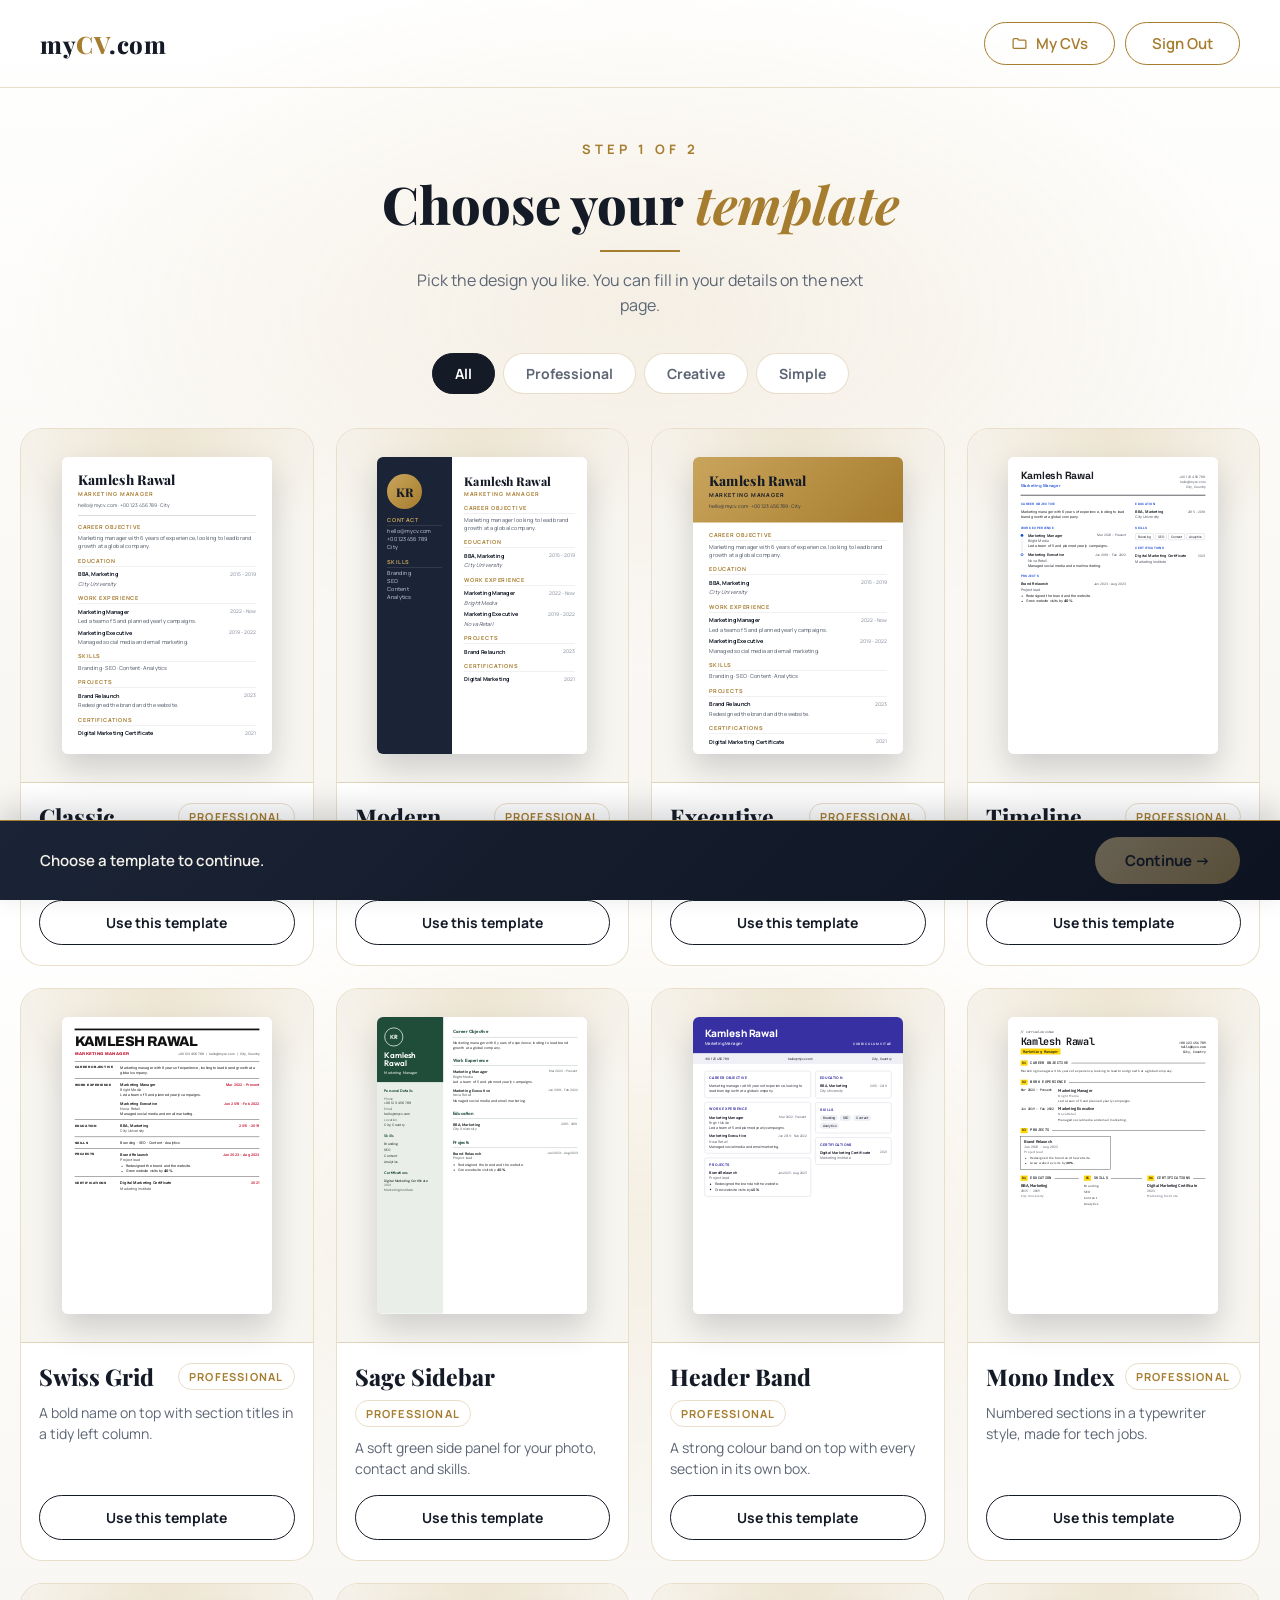
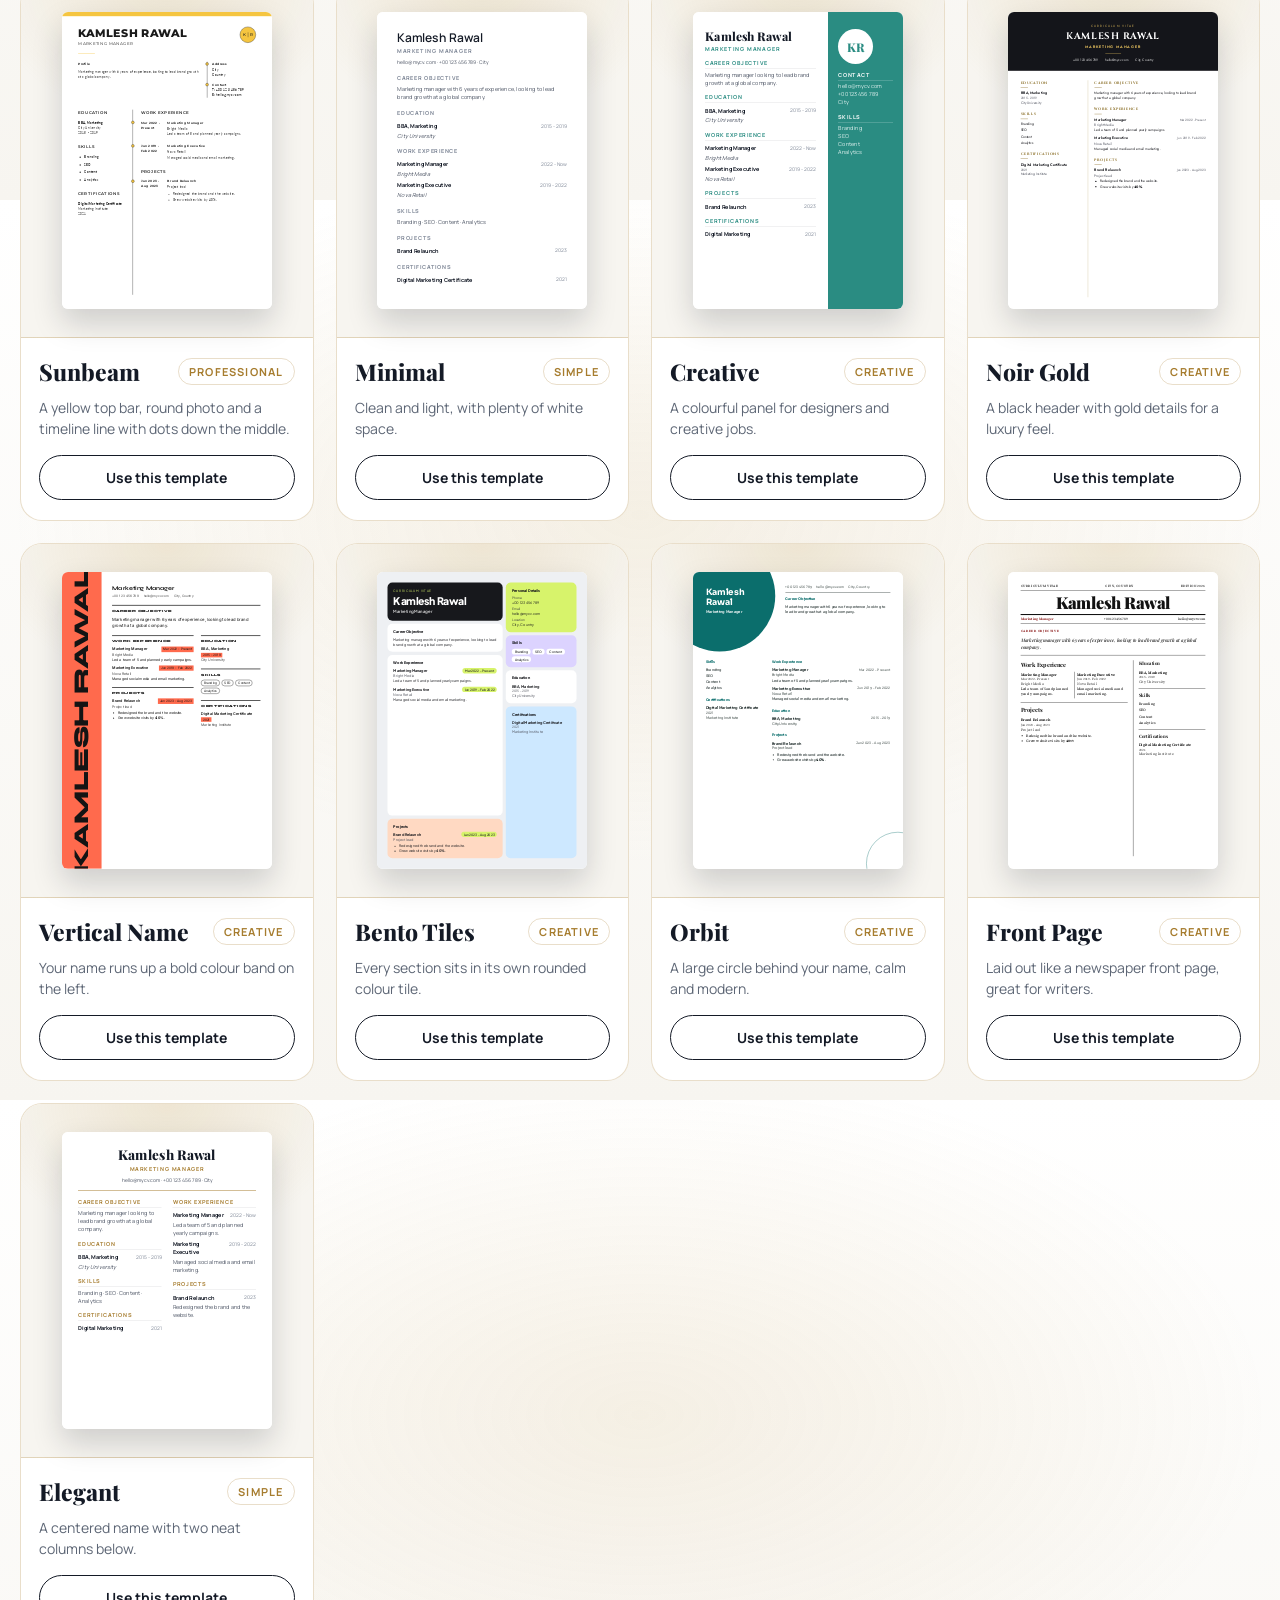
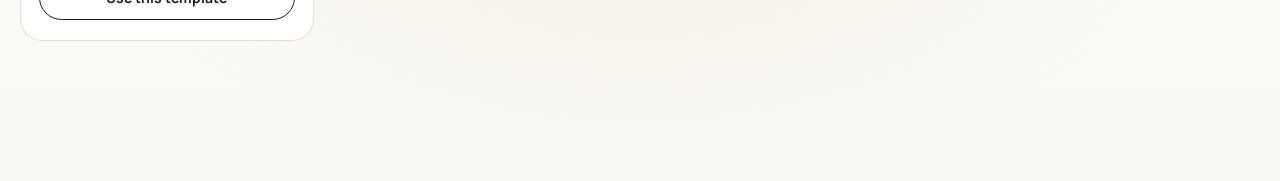
<file: templates.html>
<!DOCTYPE html>
<html lang="en">
<head>
  <meta charset="UTF-8">
  <meta name="viewport" content="width=device-width, initial-scale=1.0">
  <title>myCV.com | Choose your template</title>

  <!-- Fonts -->
  <link rel="preconnect" href="https://fonts.googleapis.com">
  <link rel="preconnect" href="https://fonts.gstatic.com" crossorigin>
  <link href="https://fonts.googleapis.com/css2?family=Playfair+Display:ital,wght@0,700;0,800;0,900;1,500;1,700&family=Manrope:wght@400;500;600;700;800&family=Inter:wght@400;500;600&family=Space+Grotesk:wght@500;700&family=Archivo:wght@500;800&family=DM+Sans:wght@400;500;700&family=Outfit:wght@500;600&family=IBM+Plex+Sans:wght@400;500;600&family=JetBrains+Mono:wght@500;700&family=Cinzel:wght@500;700&family=Jost:wght@400;500;600&family=Syne:wght@700;800&family=Plus+Jakarta+Sans:wght@400;500;700;800&family=Sora:wght@400;600;700&family=Source+Serif+4:wght@400;600&family=Montserrat:wght@500;600;700;800&family=Lato:wght@400;700&display=swap" rel="stylesheet">

  <!-- Design -->
  <link rel="stylesheet" href="style.css">

  <!-- Behaviour -->
  <script src="script.js"></script>
</head>
<body>

  <!-- Top bar -->
  <header class="navbar">
    <a href="index.html" class="logo">my<span>CV</span>.com</a>
    <div class="nav-actions">
      <a href="mycvs.html" class="login-btn folder-btn">
        <svg viewBox="0 0 24 24" aria-hidden="true"><path d="M3 6.5A1.5 1.5 0 0 1 4.5 5h4.6l2 2.2h8.4A1.5 1.5 0 0 1 21 8.7v8.8a1.5 1.5 0 0 1-1.5 1.5h-15A1.5 1.5 0 0 1 3 17.5z"/></svg>
        My CVs
      </a>
      <a href="index.html" class="login-btn" data-signout>Sign Out</a>
    </div>
  </header>

  <main class="templates">

    <!-- Heading -->
    <div class="tpl-intro">
      <div class="tagline">Step 1 of 2</div>
      <h1>Choose your <em>template</em></h1>
      <div class="divider"></div>
      <p>Pick the design you like. You can fill in your details on the next page.</p>
    </div>

    <!-- Filter buttons -->
    <div class="tpl-filters">
      <button type="button" class="tpl-filter active" data-filter="all">All</button>
      <button type="button" class="tpl-filter" data-filter="professional">Professional</button>
      <button type="button" class="tpl-filter" data-filter="creative">Creative</button>
      <button type="button" class="tpl-filter" data-filter="simple">Simple</button>
    </div>

    <!-- Template cards -->
    <div class="tpl-grid">

      <!-- 1. Classic -->
      <article class="tpl-card" data-template="Classic" data-category="professional">
        <div class="tpl-thumb-wrap">
          <!-- A sample CV, drawn at full size and shrunk to fit -->
          <div class="thumb-box" aria-hidden="true">
            <div class="thumb t-classic">
              <div class="c-name">Kamlesh Rawal</div>
              <div class="c-role">Marketing Manager</div>
              <div class="c-contact">hello@mycv.com &middot; +00 123 456 789 &middot; City</div>
              <div class="c-rule"></div>
              <div class="c-h">Career Objective</div>
              <p>Marketing manager with 6 years of experience, looking to lead brand growth at a global company.</p>
              <div class="c-h">Education</div>
              <div class="c-item"><b>BBA, Marketing</b><span>2015 - 2019</span></div>
              <p class="c-place">City University</p>
              <div class="c-h">Work Experience</div>
              <div class="c-item"><b>Marketing Manager</b><span>2022 - Now</span></div>
              <p>Led a team of 5 and planned yearly campaigns.</p>
              <div class="c-item"><b>Marketing Executive</b><span>2019 - 2022</span></div>
              <p>Managed social media and email marketing.</p>
              <div class="c-h">Skills</div>
              <p>Branding &middot; SEO &middot; Content &middot; Analytics</p>
              <div class="c-h">Projects</div>
              <div class="c-item"><b>Brand Relaunch</b><span>2023</span></div>
              <p>Redesigned the brand and the website.</p>
              <div class="c-h">Certifications</div>
              <div class="c-item"><b>Digital Marketing Certificate</b><span>2021</span></div>
            </div>
          </div>
        </div>
        <div class="tpl-info">
          <div class="tpl-top">
            <h2>Classic</h2>
            <span class="tpl-tag">Professional</span>
          </div>
          <p>A timeless one-column CV that suits any job.</p>
          <button type="button" class="tpl-select">Use this template</button>
        </div>
      </article>

      <!-- 2. Modern -->
      <article class="tpl-card" data-template="Modern" data-category="professional">
        <div class="tpl-thumb-wrap">
          <!-- A sample CV, drawn at full size and shrunk to fit -->
          <div class="thumb-box" aria-hidden="true">
            <div class="thumb t-modern">
              <div class="c-side">
              <div class="c-photo">KR</div>
              <div class="c-h">Contact</div>
              <p>hello@mycv.com<br>+00 123 456 789<br>City</p>
              <div class="c-h">Skills</div>
              <p>Branding<br>SEO<br>Content<br>Analytics</p>
              </div>
              <div class="c-main">
              <div class="c-name">Kamlesh Rawal</div>
              <div class="c-role">Marketing Manager</div>
              <div class="c-h">Career Objective</div>
              <p>Marketing manager looking to lead brand growth at a global company.</p>
              <div class="c-h">Education</div>
              <div class="c-item"><b>BBA, Marketing</b><span>2015 - 2019</span></div>
              <p class="c-place">City University</p>
              <div class="c-h">Work Experience</div>
              <div class="c-item"><b>Marketing Manager</b><span>2022 - Now</span></div>
              <p class="c-place">Bright Media</p>
              <div class="c-item"><b>Marketing Executive</b><span>2019 - 2022</span></div>
              <p class="c-place">Nova Retail</p>
              <div class="c-h">Projects</div>
              <div class="c-item"><b>Brand Relaunch</b><span>2023</span></div>
              <div class="c-h">Certifications</div>
              <div class="c-item"><b>Digital Marketing</b><span>2021</span></div>
              </div>
            </div>
          </div>
        </div>
        <div class="tpl-info">
          <div class="tpl-top">
            <h2>Modern</h2>
            <span class="tpl-tag">Professional</span>
          </div>
          <p>A dark side panel for your photo, contact and skills.</p>
          <button type="button" class="tpl-select">Use this template</button>
        </div>
      </article>

      <!-- 3. Executive -->
      <article class="tpl-card" data-template="Executive" data-category="professional">
        <div class="tpl-thumb-wrap">
          <!-- A sample CV, drawn at full size and shrunk to fit -->
          <div class="thumb-box" aria-hidden="true">
            <div class="thumb t-executive">
              <div class="c-band">
              <div class="c-name">Kamlesh Rawal</div>
              <div class="c-role">Marketing Manager</div>
              <div class="c-contact">hello@mycv.com &middot; +00 123 456 789 &middot; City</div>
              </div>
              <div class="c-body">
              <div class="c-h">Career Objective</div>
              <p>Marketing manager with 6 years of experience, looking to lead brand growth at a global company.</p>
              <div class="c-h">Education</div>
              <div class="c-item"><b>BBA, Marketing</b><span>2015 - 2019</span></div>
              <p class="c-place">City University</p>
              <div class="c-h">Work Experience</div>
              <div class="c-item"><b>Marketing Manager</b><span>2022 - Now</span></div>
              <p>Led a team of 5 and planned yearly campaigns.</p>
              <div class="c-item"><b>Marketing Executive</b><span>2019 - 2022</span></div>
              <p>Managed social media and email marketing.</p>
              <div class="c-h">Skills</div>
              <p>Branding &middot; SEO &middot; Content &middot; Analytics</p>
              <div class="c-h">Projects</div>
              <div class="c-item"><b>Brand Relaunch</b><span>2023</span></div>
              <p>Redesigned the brand and the website.</p>
              <div class="c-h">Certifications</div>
              <div class="c-item"><b>Digital Marketing Certificate</b><span>2021</span></div>
              </div>
            </div>
          </div>
        </div>
        <div class="tpl-info">
          <div class="tpl-top">
            <h2>Executive</h2>
            <span class="tpl-tag">Professional</span>
          </div>
          <p>A bold gold header for senior and management roles.</p>
          <button type="button" class="tpl-select">Use this template</button>
        </div>
      </article>

      <!-- 7. Timeline -->
      <article class="tpl-card" data-template="Timeline" data-category="professional">
        <div class="tpl-thumb-wrap">
          <!-- A sample CV, drawn at full size and shrunk to fit -->
          <div class="thumb-box" aria-hidden="true">
            <div class="thumb t-timeline x-tpl"><div class="x-head"><div class="x-head-main"><div class="c-name">Kamlesh Rawal</div><div class="c-role">Marketing Manager</div></div><div class="x-contact"><div>+00 123 456 789</div><div>hello@mycv.com</div><div>City, Country</div></div></div><div class="x-cols"><div class="x-col x-col-wide"><section class="c-sec c-sec-objective"><div class="c-h">Career Objective</div><div class="c-sec-body"><p>Marketing manager with 6 years of experience, looking to lead brand growth at a global company.</p></div></section><section class="c-sec c-sec-exp"><div class="c-h">Work Experience</div><div class="c-sec-body"><div class="c-entry"><div class="c-item"><b>Marketing Manager</b><span>Mar 2022 - Present</span></div><p class="c-place">Bright Media</p><p>Led a team of 5 and planned yearly campaigns.</p></div><div class="c-entry"><div class="c-item"><b>Marketing Executive</b><span>Jun 2019 - Feb 2022</span></div><p class="c-place">Nova Retail</p><p>Managed social media and email marketing.</p></div></div></section><section class="c-sec c-sec-projects"><div class="c-h">Projects</div><div class="c-sec-body"><div class="c-entry"><div class="c-item"><b>Brand Relaunch</b><span>Jan 2023 - Aug 2023</span></div><p class="c-place">Project lead</p><div class="c-rich"><ul><li>Redesigned the brand and the website.</li><li>Grew website visits by <b>40%</b>.</li></ul></div></div></div></section></div><div class="x-col"><section class="c-sec c-sec-education"><div class="c-h">Education</div><div class="c-sec-body"><div class="c-entry"><div class="c-item"><b>BBA, Marketing</b><span>2015 - 2019</span></div><p class="c-place">City University</p></div></div></section><section class="c-sec c-sec-skills"><div class="c-h">Skills</div><div class="c-sec-body"><div class="c-chips"><span>Branding</span><span>SEO</span><span>Content</span><span>Analytics</span></div></div></section><section class="c-sec c-sec-certs"><div class="c-h">Certifications</div><div class="c-sec-body"><div class="c-entry"><div class="c-item"><b>Digital Marketing Certificate</b><span>2021</span></div><p class="c-place">Marketing Institute</p></div></div></section></div></div></div>
          </div>
        </div>
        <div class="tpl-info">
          <div class="tpl-top">
            <h2>Timeline</h2>
            <span class="tpl-tag">Professional</span>
          </div>
          <p>Two columns with a dotted timeline for your work experience.</p>
          <button type="button" class="tpl-select">Use this template</button>
        </div>
      </article>

      <!-- 8. Swiss Grid -->
      <article class="tpl-card" data-template="Swiss Grid" data-category="professional">
        <div class="tpl-thumb-wrap">
          <!-- A sample CV, drawn at full size and shrunk to fit -->
          <div class="thumb-box" aria-hidden="true">
            <div class="thumb t-swiss-grid x-tpl"><div class="x-head"><div class="x-head-main"><div class="c-name">Kamlesh Rawal</div><div class="x-sub"><div class="c-role">Marketing Manager</div><div class="x-contact">+00 123 456 789 &nbsp;/&nbsp; hello@mycv.com &nbsp;/&nbsp; City, Country</div></div></div></div><section class="c-sec c-sec-objective"><div class="c-h">Career Objective</div><div class="c-sec-body"><p>Marketing manager with 6 years of experience, looking to lead brand growth at a global company.</p></div></section><section class="c-sec c-sec-exp"><div class="c-h">Work Experience</div><div class="c-sec-body"><div class="c-entry"><div class="c-item"><b>Marketing Manager</b><span>Mar 2022 - Present</span></div><p class="c-place">Bright Media</p><p>Led a team of 5 and planned yearly campaigns.</p></div><div class="c-entry"><div class="c-item"><b>Marketing Executive</b><span>Jun 2019 - Feb 2022</span></div><p class="c-place">Nova Retail</p><p>Managed social media and email marketing.</p></div></div></section><section class="c-sec c-sec-education"><div class="c-h">Education</div><div class="c-sec-body"><div class="c-entry"><div class="c-item"><b>BBA, Marketing</b><span>2015 - 2019</span></div><p class="c-place">City University</p></div></div></section><section class="c-sec c-sec-skills"><div class="c-h">Skills</div><div class="c-sec-body"><p>Branding · SEO · Content · Analytics</p></div></section><section class="c-sec c-sec-projects"><div class="c-h">Projects</div><div class="c-sec-body"><div class="c-entry"><div class="c-item"><b>Brand Relaunch</b><span>Jan 2023 - Aug 2023</span></div><p class="c-place">Project lead</p><div class="c-rich"><ul><li>Redesigned the brand and the website.</li><li>Grew website visits by <b>40%</b>.</li></ul></div></div></div></section><section class="c-sec c-sec-certs"><div class="c-h">Certifications</div><div class="c-sec-body"><div class="c-entry"><div class="c-item"><b>Digital Marketing Certificate</b><span>2021</span></div><p class="c-place">Marketing Institute</p></div></div></section></div>
          </div>
        </div>
        <div class="tpl-info">
          <div class="tpl-top">
            <h2>Swiss Grid</h2>
            <span class="tpl-tag">Professional</span>
          </div>
          <p>A bold name on top with section titles in a tidy left column.</p>
          <button type="button" class="tpl-select">Use this template</button>
        </div>
      </article>

      <!-- 9. Sage Sidebar -->
      <article class="tpl-card" data-template="Sage Sidebar" data-category="professional">
        <div class="tpl-thumb-wrap">
          <!-- A sample CV, drawn at full size and shrunk to fit -->
          <div class="thumb-box" aria-hidden="true">
            <div class="thumb t-sage-sidebar x-tpl"><div class="x-side"><div class="x-side-top"><div class="c-photo">KR</div><div class="c-name">Kamlesh Rawal</div><div class="c-role">Marketing Manager</div></div><div class="x-side-body"><section class="c-sec c-sec-contact"><div class="c-h">Personal Details</div><div class="c-sec-body"><div class="x-kvs"><div><div class="x-label">Phone</div><div>+00 123 456 789</div></div><div><div class="x-label">Email</div><div>hello@mycv.com</div></div><div><div class="x-label">Location</div><div>City, Country</div></div></div></div></section><section class="c-sec c-sec-skills"><div class="c-h">Skills</div><div class="c-sec-body"><div class="c-skill-list"><div>Branding</div><div>SEO</div><div>Content</div><div>Analytics</div></div></div></section><section class="c-sec c-sec-certs"><div class="c-h">Certifications</div><div class="c-sec-body"><div class="c-entry"><div class="c-item"><b>Digital Marketing Certificate</b><span>2021</span></div><p class="c-place">Marketing Institute</p></div></div></section></div></div><div class="x-main"><section class="c-sec c-sec-objective"><div class="c-h">Career Objective</div><div class="c-sec-body"><p>Marketing manager with 6 years of experience, looking to lead brand growth at a global company.</p></div></section><section class="c-sec c-sec-exp"><div class="c-h">Work Experience</div><div class="c-sec-body"><div class="c-entry"><div class="c-item"><b>Marketing Manager</b><span>Mar 2022 - Present</span></div><p class="c-place">Bright Media</p><p>Led a team of 5 and planned yearly campaigns.</p></div><div class="c-entry"><div class="c-item"><b>Marketing Executive</b><span>Jun 2019 - Feb 2022</span></div><p class="c-place">Nova Retail</p><p>Managed social media and email marketing.</p></div></div></section><section class="c-sec c-sec-education"><div class="c-h">Education</div><div class="c-sec-body"><div class="c-entry"><div class="c-item"><b>BBA, Marketing</b><span>2015 - 2019</span></div><p class="c-place">City University</p></div></div></section><section class="c-sec c-sec-projects"><div class="c-h">Projects</div><div class="c-sec-body"><div class="c-entry"><div class="c-item"><b>Brand Relaunch</b><span>Jan 2023 - Aug 2023</span></div><p class="c-place">Project lead</p><div class="c-rich"><ul><li>Redesigned the brand and the website.</li><li>Grew website visits by <b>40%</b>.</li></ul></div></div></div></section></div></div>
          </div>
        </div>
        <div class="tpl-info">
          <div class="tpl-top">
            <h2>Sage Sidebar</h2>
            <span class="tpl-tag">Professional</span>
          </div>
          <p>A soft green side panel for your photo, contact and skills.</p>
          <button type="button" class="tpl-select">Use this template</button>
        </div>
      </article>

      <!-- 10. Header Band -->
      <article class="tpl-card" data-template="Header Band" data-category="professional">
        <div class="tpl-thumb-wrap">
          <!-- A sample CV, drawn at full size and shrunk to fit -->
          <div class="thumb-box" aria-hidden="true">
            <div class="thumb t-header-band x-tpl"><div class="x-band"><div class="x-head-main"><div class="c-name">Kamlesh Rawal</div><div class="c-role">Marketing Manager</div></div><div class="x-tag">Curriculum Vitae</div></div><div class="x-strip"><div>+00 123 456 789</div><div>hello@mycv.com</div><div>City, Country</div></div><div class="x-cols"><div class="x-col x-col-wide"><section class="c-sec c-sec-objective"><div class="c-h">Career Objective</div><div class="c-sec-body"><p>Marketing manager with 6 years of experience, looking to lead brand growth at a global company.</p></div></section><section class="c-sec c-sec-exp"><div class="c-h">Work Experience</div><div class="c-sec-body"><div class="c-entry"><div class="c-item"><b>Marketing Manager</b><span>Mar 2022 - Present</span></div><p class="c-place">Bright Media</p><p>Led a team of 5 and planned yearly campaigns.</p></div><div class="c-entry"><div class="c-item"><b>Marketing Executive</b><span>Jun 2019 - Feb 2022</span></div><p class="c-place">Nova Retail</p><p>Managed social media and email marketing.</p></div></div></section><section class="c-sec c-sec-projects"><div class="c-h">Projects</div><div class="c-sec-body"><div class="c-entry"><div class="c-item"><b>Brand Relaunch</b><span>Jan 2023 - Aug 2023</span></div><p class="c-place">Project lead</p><div class="c-rich"><ul><li>Redesigned the brand and the website.</li><li>Grew website visits by <b>40%</b>.</li></ul></div></div></div></section></div><div class="x-col"><section class="c-sec c-sec-education"><div class="c-h">Education</div><div class="c-sec-body"><div class="c-entry"><div class="c-item"><b>BBA, Marketing</b><span>2015 - 2019</span></div><p class="c-place">City University</p></div></div></section><section class="c-sec c-sec-skills"><div class="c-h">Skills</div><div class="c-sec-body"><div class="c-chips"><span>Branding</span><span>SEO</span><span>Content</span><span>Analytics</span></div></div></section><section class="c-sec c-sec-certs"><div class="c-h">Certifications</div><div class="c-sec-body"><div class="c-entry"><div class="c-item"><b>Digital Marketing Certificate</b><span>2021</span></div><p class="c-place">Marketing Institute</p></div></div></section></div></div></div>
          </div>
        </div>
        <div class="tpl-info">
          <div class="tpl-top">
            <h2>Header Band</h2>
            <span class="tpl-tag">Professional</span>
          </div>
          <p>A strong colour band on top with every section in its own box.</p>
          <button type="button" class="tpl-select">Use this template</button>
        </div>
      </article>

      <!-- 11. Mono Index -->
      <article class="tpl-card" data-template="Mono Index" data-category="professional">
        <div class="tpl-thumb-wrap">
          <!-- A sample CV, drawn at full size and shrunk to fit -->
          <div class="thumb-box" aria-hidden="true">
            <div class="thumb t-mono-index x-tpl"><div class="x-head"><div class="x-head-main"><div class="x-kicker">// curriculum vitae</div><div class="c-name">Kamlesh Rawal</div><div class="c-role">Marketing Manager</div></div><div class="x-contact"><div>+00 123 456 789</div><div>hello@mycv.com</div><div>City, Country</div></div></div><section class="c-sec c-sec-objective"><div class="c-h">Career Objective</div><div class="c-sec-body"><p>Marketing manager with 6 years of experience, looking to lead brand growth at a global company.</p></div></section><section class="c-sec c-sec-exp"><div class="c-h">Work Experience</div><div class="c-sec-body"><div class="c-entry"><div class="c-item"><b>Marketing Manager</b><span>Mar 2022 - Present</span></div><p class="c-place">Bright Media</p><p>Led a team of 5 and planned yearly campaigns.</p></div><div class="c-entry"><div class="c-item"><b>Marketing Executive</b><span>Jun 2019 - Feb 2022</span></div><p class="c-place">Nova Retail</p><p>Managed social media and email marketing.</p></div></div></section><section class="c-sec c-sec-projects"><div class="c-h">Projects</div><div class="c-sec-body"><div class="c-entry"><div class="c-item"><b>Brand Relaunch</b><span>Jan 2023 - Aug 2023</span></div><p class="c-place">Project lead</p><div class="c-rich"><ul><li>Redesigned the brand and the website.</li><li>Grew website visits by <b>40%</b>.</li></ul></div></div></div></section><div class="x-three"><section class="c-sec c-sec-education"><div class="c-h">Education</div><div class="c-sec-body"><div class="c-entry"><div class="c-item"><b>BBA, Marketing</b><span>2015 - 2019</span></div><p class="c-place">City University</p></div></div></section><section class="c-sec c-sec-skills"><div class="c-h">Skills</div><div class="c-sec-body"><div class="c-skill-list"><div>Branding</div><div>SEO</div><div>Content</div><div>Analytics</div></div></div></section><section class="c-sec c-sec-certs"><div class="c-h">Certifications</div><div class="c-sec-body"><div class="c-entry"><div class="c-item"><b>Digital Marketing Certificate</b><span>2021</span></div><p class="c-place">Marketing Institute</p></div></div></section></div></div>
          </div>
        </div>
        <div class="tpl-info">
          <div class="tpl-top">
            <h2>Mono Index</h2>
            <span class="tpl-tag">Professional</span>
          </div>
          <p>Numbered sections in a typewriter style, made for tech jobs.</p>
          <button type="button" class="tpl-select">Use this template</button>
        </div>
      </article>

      <!-- 17. Sunbeam -->
      <article class="tpl-card" data-template="Sunbeam" data-category="professional">
        <div class="tpl-thumb-wrap">
          <!-- A sample CV, drawn at full size and shrunk to fit -->
          <div class="thumb-box" aria-hidden="true">
            <div class="thumb t-sunbeam x-tpl"><div class="x-topbar"></div><div class="x-head"><div class="x-head-main"><div class="c-name">Kamlesh Rawal</div><div class="c-role">Marketing Manager</div><div class="x-short"></div></div><div class="x-mono">K<i></i>R</div></div><div class="x-intro"><div class="x-profile"><div class="c-h">Profile</div><p>Marketing manager with 6 years of experience, looking to lead brand growth at a global company.</p></div><div class="x-contactbox"><div class="x-ci"><b>Address</b><div>City</div><div>Country</div></div><div class="x-ci"><b>Contact</b><div>T: +00 123 456 789</div><div>E: hello@mycv.com</div></div></div></div><div class="x-cols"><div class="x-col x-left"><section class="c-sec c-sec-education"><div class="c-h">Education</div><div class="c-sec-body"><div class="c-entry"><div class="c-item"><b>BBA, Marketing</b><span>2015 - 2019</span></div><p class="c-place">City University</p></div></div></section><section class="c-sec c-sec-skills"><div class="c-h">Skills</div><div class="c-sec-body"><div class="c-skill-list"><div>Branding</div><div>SEO</div><div>Content</div><div>Analytics</div></div></div></section><section class="c-sec c-sec-certs"><div class="c-h">Certifications</div><div class="c-sec-body"><div class="c-entry"><div class="c-item"><b>Digital Marketing Certificate</b><span>2021</span></div><p class="c-place">Marketing Institute</p></div></div></section></div><div class="x-col x-right"><section class="c-sec c-sec-exp"><div class="c-h">Work Experience</div><div class="c-sec-body"><div class="c-entry"><div class="c-item"><b>Marketing Manager</b><span>Mar 2022 - Present</span></div><p class="c-place">Bright Media</p><p>Led a team of 5 and planned yearly campaigns.</p></div><div class="c-entry"><div class="c-item"><b>Marketing Executive</b><span>Jun 2019 - Feb 2022</span></div><p class="c-place">Nova Retail</p><p>Managed social media and email marketing.</p></div></div></section><section class="c-sec c-sec-projects"><div class="c-h">Projects</div><div class="c-sec-body"><div class="c-entry"><div class="c-item"><b>Brand Relaunch</b><span>Jan 2023 - Aug 2023</span></div><p class="c-place">Project lead</p><div class="c-rich"><ul><li>Redesigned the brand and the website.</li><li>Grew website visits by <b>40%</b>.</li></ul></div></div></div></section></div></div></div>
          </div>
        </div>
        <div class="tpl-info">
          <div class="tpl-top">
            <h2>Sunbeam</h2>
            <span class="tpl-tag">Professional</span>
          </div>
          <p>A yellow top bar, round photo and a timeline line with dots down the middle.</p>
          <button type="button" class="tpl-select">Use this template</button>
        </div>
      </article>

      <!-- 4. Minimal -->
      <article class="tpl-card" data-template="Minimal" data-category="simple">
        <div class="tpl-thumb-wrap">
          <!-- A sample CV, drawn at full size and shrunk to fit -->
          <div class="thumb-box" aria-hidden="true">
            <div class="thumb t-minimal">
              <div class="c-name">Kamlesh Rawal</div>
              <div class="c-role">Marketing Manager</div>
              <div class="c-contact">hello@mycv.com &middot; +00 123 456 789 &middot; City</div>
              <div class="c-h">Career Objective</div>
              <p>Marketing manager with 6 years of experience, looking to lead brand growth at a global company.</p>
              <div class="c-h">Education</div>
              <div class="c-item"><b>BBA, Marketing</b><span>2015 - 2019</span></div>
              <p class="c-place">City University</p>
              <div class="c-h">Work Experience</div>
              <div class="c-item"><b>Marketing Manager</b><span>2022 - Now</span></div>
              <p class="c-place">Bright Media</p>
              <div class="c-item"><b>Marketing Executive</b><span>2019 - 2022</span></div>
              <p class="c-place">Nova Retail</p>
              <div class="c-h">Skills</div>
              <p>Branding &middot; SEO &middot; Content &middot; Analytics</p>
              <div class="c-h">Projects</div>
              <div class="c-item"><b>Brand Relaunch</b><span>2023</span></div>
              <div class="c-h">Certifications</div>
              <div class="c-item"><b>Digital Marketing Certificate</b><span>2021</span></div>
            </div>
          </div>
        </div>
        <div class="tpl-info">
          <div class="tpl-top">
            <h2>Minimal</h2>
            <span class="tpl-tag">Simple</span>
          </div>
          <p>Clean and light, with plenty of white space.</p>
          <button type="button" class="tpl-select">Use this template</button>
        </div>
      </article>

      <!-- 5. Creative -->
      <article class="tpl-card" data-template="Creative" data-category="creative">
        <div class="tpl-thumb-wrap">
          <!-- A sample CV, drawn at full size and shrunk to fit -->
          <div class="thumb-box" aria-hidden="true">
            <div class="thumb t-creative">
              <div class="c-main">
              <div class="c-name">Kamlesh Rawal</div>
              <div class="c-role">Marketing Manager</div>
              <div class="c-h">Career Objective</div>
              <p>Marketing manager looking to lead brand growth at a global company.</p>
              <div class="c-h">Education</div>
              <div class="c-item"><b>BBA, Marketing</b><span>2015 - 2019</span></div>
              <p class="c-place">City University</p>
              <div class="c-h">Work Experience</div>
              <div class="c-item"><b>Marketing Manager</b><span>2022 - Now</span></div>
              <p class="c-place">Bright Media</p>
              <div class="c-item"><b>Marketing Executive</b><span>2019 - 2022</span></div>
              <p class="c-place">Nova Retail</p>
              <div class="c-h">Projects</div>
              <div class="c-item"><b>Brand Relaunch</b><span>2023</span></div>
              <div class="c-h">Certifications</div>
              <div class="c-item"><b>Digital Marketing</b><span>2021</span></div>
              </div>
              <div class="c-side">
              <div class="c-photo">KR</div>
              <div class="c-h">Contact</div>
              <p>hello@mycv.com<br>+00 123 456 789<br>City</p>
              <div class="c-h">Skills</div>
              <p>Branding<br>SEO<br>Content<br>Analytics</p>
              </div>
            </div>
          </div>
        </div>
        <div class="tpl-info">
          <div class="tpl-top">
            <h2>Creative</h2>
            <span class="tpl-tag">Creative</span>
          </div>
          <p>A colourful panel for designers and creative jobs.</p>
          <button type="button" class="tpl-select">Use this template</button>
        </div>
      </article>

      <!-- 12. Noir Gold -->
      <article class="tpl-card" data-template="Noir Gold" data-category="creative">
        <div class="tpl-thumb-wrap">
          <!-- A sample CV, drawn at full size and shrunk to fit -->
          <div class="thumb-box" aria-hidden="true">
            <div class="thumb t-noir-gold x-tpl"><div class="x-hero"><div class="x-kicker">Curriculum Vitae</div><div class="c-name">Kamlesh Rawal</div><div class="c-role">Marketing Manager</div><div class="x-rule"></div><div class="x-contact"><div>+00 123 456 789</div><div>hello@mycv.com</div><div>City, Country</div></div></div><div class="x-cols"><div class="x-col"><section class="c-sec c-sec-education"><div class="c-h">Education</div><div class="c-sec-body"><div class="c-entry"><div class="c-item"><b>BBA, Marketing</b><span>2015 - 2019</span></div><p class="c-place">City University</p></div></div></section><section class="c-sec c-sec-skills"><div class="c-h">Skills</div><div class="c-sec-body"><div class="c-skill-list"><div>Branding</div><div>SEO</div><div>Content</div><div>Analytics</div></div></div></section><section class="c-sec c-sec-certs"><div class="c-h">Certifications</div><div class="c-sec-body"><div class="c-entry"><div class="c-item"><b>Digital Marketing Certificate</b><span>2021</span></div><p class="c-place">Marketing Institute</p></div></div></section></div><div class="x-divider"></div><div class="x-col x-col-wide"><section class="c-sec c-sec-objective"><div class="c-h">Career Objective</div><div class="c-sec-body"><p>Marketing manager with 6 years of experience, looking to lead brand growth at a global company.</p></div></section><section class="c-sec c-sec-exp"><div class="c-h">Work Experience</div><div class="c-sec-body"><div class="c-entry"><div class="c-item"><b>Marketing Manager</b><span>Mar 2022 - Present</span></div><p class="c-place">Bright Media</p><p>Led a team of 5 and planned yearly campaigns.</p></div><div class="c-entry"><div class="c-item"><b>Marketing Executive</b><span>Jun 2019 - Feb 2022</span></div><p class="c-place">Nova Retail</p><p>Managed social media and email marketing.</p></div></div></section><section class="c-sec c-sec-projects"><div class="c-h">Projects</div><div class="c-sec-body"><div class="c-entry"><div class="c-item"><b>Brand Relaunch</b><span>Jan 2023 - Aug 2023</span></div><p class="c-place">Project lead</p><div class="c-rich"><ul><li>Redesigned the brand and the website.</li><li>Grew website visits by <b>40%</b>.</li></ul></div></div></div></section></div></div></div>
          </div>
        </div>
        <div class="tpl-info">
          <div class="tpl-top">
            <h2>Noir Gold</h2>
            <span class="tpl-tag">Creative</span>
          </div>
          <p>A black header with gold details for a luxury feel.</p>
          <button type="button" class="tpl-select">Use this template</button>
        </div>
      </article>

      <!-- 13. Vertical Name -->
      <article class="tpl-card" data-template="Vertical Name" data-category="creative">
        <div class="tpl-thumb-wrap">
          <!-- A sample CV, drawn at full size and shrunk to fit -->
          <div class="thumb-box" aria-hidden="true">
            <div class="thumb t-vertical-name x-tpl"><div class="x-band"><div class="c-name">Kamlesh Rawal</div></div><div class="x-main"><div class="x-head"><div class="x-head-main"><div class="c-role">Marketing Manager</div><div class="x-contact"><div>+00 123 456 789</div><div>hello@mycv.com</div><div>City, Country</div></div></div></div><section class="c-sec c-sec-objective"><div class="c-h">Career Objective</div><div class="c-sec-body"><p>Marketing manager with 6 years of experience, looking to lead brand growth at a global company.</p></div></section><div class="x-cols"><div class="x-col x-col-wide"><section class="c-sec c-sec-exp"><div class="c-h">Work Experience</div><div class="c-sec-body"><div class="c-entry"><div class="c-item"><b>Marketing Manager</b><span>Mar 2022 - Present</span></div><p class="c-place">Bright Media</p><p>Led a team of 5 and planned yearly campaigns.</p></div><div class="c-entry"><div class="c-item"><b>Marketing Executive</b><span>Jun 2019 - Feb 2022</span></div><p class="c-place">Nova Retail</p><p>Managed social media and email marketing.</p></div></div></section><section class="c-sec c-sec-projects"><div class="c-h">Projects</div><div class="c-sec-body"><div class="c-entry"><div class="c-item"><b>Brand Relaunch</b><span>Jan 2023 - Aug 2023</span></div><p class="c-place">Project lead</p><div class="c-rich"><ul><li>Redesigned the brand and the website.</li><li>Grew website visits by <b>40%</b>.</li></ul></div></div></div></section></div><div class="x-col"><section class="c-sec c-sec-education"><div class="c-h">Education</div><div class="c-sec-body"><div class="c-entry"><div class="c-item"><b>BBA, Marketing</b><span>2015 - 2019</span></div><p class="c-place">City University</p></div></div></section><section class="c-sec c-sec-skills"><div class="c-h">Skills</div><div class="c-sec-body"><div class="c-chips"><span>Branding</span><span>SEO</span><span>Content</span><span>Analytics</span></div></div></section><section class="c-sec c-sec-certs"><div class="c-h">Certifications</div><div class="c-sec-body"><div class="c-entry"><div class="c-item"><b>Digital Marketing Certificate</b><span>2021</span></div><p class="c-place">Marketing Institute</p></div></div></section></div></div></div></div>
          </div>
        </div>
        <div class="tpl-info">
          <div class="tpl-top">
            <h2>Vertical Name</h2>
            <span class="tpl-tag">Creative</span>
          </div>
          <p>Your name runs up a bold colour band on the left.</p>
          <button type="button" class="tpl-select">Use this template</button>
        </div>
      </article>

      <!-- 14. Bento Tiles -->
      <article class="tpl-card" data-template="Bento Tiles" data-category="creative">
        <div class="tpl-thumb-wrap">
          <!-- A sample CV, drawn at full size and shrunk to fit -->
          <div class="thumb-box" aria-hidden="true">
            <div class="thumb t-bento-tiles x-tpl"><div class="x-col x-col-wide"><div class="x-hero"><div class="x-head-main"><div class="x-kicker">Curriculum Vitae</div><div class="c-name">Kamlesh Rawal</div><div class="c-role">Marketing Manager</div></div></div><section class="c-sec c-sec-objective"><div class="c-h">Career Objective</div><div class="c-sec-body"><p>Marketing manager with 6 years of experience, looking to lead brand growth at a global company.</p></div></section><section class="c-sec c-sec-exp"><div class="c-h">Work Experience</div><div class="c-sec-body"><div class="c-entry"><div class="c-item"><b>Marketing Manager</b><span>Mar 2022 - Present</span></div><p class="c-place">Bright Media</p><p>Led a team of 5 and planned yearly campaigns.</p></div><div class="c-entry"><div class="c-item"><b>Marketing Executive</b><span>Jun 2019 - Feb 2022</span></div><p class="c-place">Nova Retail</p><p>Managed social media and email marketing.</p></div></div></section><section class="c-sec c-sec-projects"><div class="c-h">Projects</div><div class="c-sec-body"><div class="c-entry"><div class="c-item"><b>Brand Relaunch</b><span>Jan 2023 - Aug 2023</span></div><p class="c-place">Project lead</p><div class="c-rich"><ul><li>Redesigned the brand and the website.</li><li>Grew website visits by <b>40%</b>.</li></ul></div></div></div></section></div><div class="x-col"><section class="c-sec c-sec-contact"><div class="c-h">Personal Details</div><div class="c-sec-body"><div class="x-kvs"><div><div class="x-label">Phone</div><div>+00 123 456 789</div></div><div><div class="x-label">Email</div><div>hello@mycv.com</div></div><div><div class="x-label">Location</div><div>City, Country</div></div></div></div></section><section class="c-sec c-sec-skills"><div class="c-h">Skills</div><div class="c-sec-body"><div class="c-chips"><span>Branding</span><span>SEO</span><span>Content</span><span>Analytics</span></div></div></section><section class="c-sec c-sec-education"><div class="c-h">Education</div><div class="c-sec-body"><div class="c-entry"><div class="c-item"><b>BBA, Marketing</b><span>2015 - 2019</span></div><p class="c-place">City University</p></div></div></section><section class="c-sec c-sec-certs"><div class="c-h">Certifications</div><div class="c-sec-body"><div class="c-entry"><div class="c-item"><b>Digital Marketing Certificate</b><span>2021</span></div><p class="c-place">Marketing Institute</p></div></div></section></div></div>
          </div>
        </div>
        <div class="tpl-info">
          <div class="tpl-top">
            <h2>Bento Tiles</h2>
            <span class="tpl-tag">Creative</span>
          </div>
          <p>Every section sits in its own rounded colour tile.</p>
          <button type="button" class="tpl-select">Use this template</button>
        </div>
      </article>

      <!-- 15. Orbit -->
      <article class="tpl-card" data-template="Orbit" data-category="creative">
        <div class="tpl-thumb-wrap">
          <!-- A sample CV, drawn at full size and shrunk to fit -->
          <div class="thumb-box" aria-hidden="true">
            <div class="thumb t-orbit x-tpl"><div class="x-orb"></div><div class="x-ring"></div><div class="x-top"><div class="x-id"><div class="c-name">Kamlesh Rawal</div><div class="c-role">Marketing Manager</div></div><div class="x-intro"><div class="x-contact"><div>+00 123 456 789</div><div>hello@mycv.com</div><div>City, Country</div></div><div class="x-rule"></div><section class="c-sec c-sec-objective"><div class="c-h">Career Objective</div><div class="c-sec-body"><p>Marketing manager with 6 years of experience, looking to lead brand growth at a global company.</p></div></section></div></div><div class="x-cols"><div class="x-col"><section class="c-sec c-sec-skills"><div class="c-h">Skills</div><div class="c-sec-body"><div class="c-skill-list"><div>Branding</div><div>SEO</div><div>Content</div><div>Analytics</div></div></div></section><section class="c-sec c-sec-certs"><div class="c-h">Certifications</div><div class="c-sec-body"><div class="c-entry"><div class="c-item"><b>Digital Marketing Certificate</b><span>2021</span></div><p class="c-place">Marketing Institute</p></div></div></section></div><div class="x-col x-col-wide"><section class="c-sec c-sec-exp"><div class="c-h">Work Experience</div><div class="c-sec-body"><div class="c-entry"><div class="c-item"><b>Marketing Manager</b><span>Mar 2022 - Present</span></div><p class="c-place">Bright Media</p><p>Led a team of 5 and planned yearly campaigns.</p></div><div class="c-entry"><div class="c-item"><b>Marketing Executive</b><span>Jun 2019 - Feb 2022</span></div><p class="c-place">Nova Retail</p><p>Managed social media and email marketing.</p></div></div></section><section class="c-sec c-sec-education"><div class="c-h">Education</div><div class="c-sec-body"><div class="c-entry"><div class="c-item"><b>BBA, Marketing</b><span>2015 - 2019</span></div><p class="c-place">City University</p></div></div></section><section class="c-sec c-sec-projects"><div class="c-h">Projects</div><div class="c-sec-body"><div class="c-entry"><div class="c-item"><b>Brand Relaunch</b><span>Jan 2023 - Aug 2023</span></div><p class="c-place">Project lead</p><div class="c-rich"><ul><li>Redesigned the brand and the website.</li><li>Grew website visits by <b>40%</b>.</li></ul></div></div></div></section></div></div></div>
          </div>
        </div>
        <div class="tpl-info">
          <div class="tpl-top">
            <h2>Orbit</h2>
            <span class="tpl-tag">Creative</span>
          </div>
          <p>A large circle behind your name, calm and modern.</p>
          <button type="button" class="tpl-select">Use this template</button>
        </div>
      </article>

      <!-- 16. Front Page -->
      <article class="tpl-card" data-template="Front Page" data-category="creative">
        <div class="tpl-thumb-wrap">
          <!-- A sample CV, drawn at full size and shrunk to fit -->
          <div class="thumb-box" aria-hidden="true">
            <div class="thumb t-front-page x-tpl"><div class="x-masthead"><div>Curriculum Vitae</div><div>City, Country</div><div>Edition 2026</div></div><div class="c-name">Kamlesh Rawal</div><div class="x-bar"><div class="c-role">Marketing Manager</div><div>+00 123 456 789</div><div>hello@mycv.com</div></div><section class="c-sec c-sec-objective"><div class="c-h">Career Objective</div><div class="c-sec-body"><p>Marketing manager with 6 years of experience, looking to lead brand growth at a global company.</p></div></section><div class="x-cols"><div class="x-col x-col-wide"><section class="c-sec c-sec-exp"><div class="c-h">Work Experience</div><div class="c-sec-body"><div class="c-entry"><div class="c-item"><b>Marketing Manager</b><span>Mar 2022 - Present</span></div><p class="c-place">Bright Media</p><p>Led a team of 5 and planned yearly campaigns.</p></div><div class="c-entry"><div class="c-item"><b>Marketing Executive</b><span>Jun 2019 - Feb 2022</span></div><p class="c-place">Nova Retail</p><p>Managed social media and email marketing.</p></div></div></section><section class="c-sec c-sec-projects"><div class="c-h">Projects</div><div class="c-sec-body"><div class="c-entry"><div class="c-item"><b>Brand Relaunch</b><span>Jan 2023 - Aug 2023</span></div><p class="c-place">Project lead</p><div class="c-rich"><ul><li>Redesigned the brand and the website.</li><li>Grew website visits by <b>40%</b>.</li></ul></div></div></div></section></div><div class="x-divider"></div><div class="x-col"><section class="c-sec c-sec-education"><div class="c-h">Education</div><div class="c-sec-body"><div class="c-entry"><div class="c-item"><b>BBA, Marketing</b><span>2015 - 2019</span></div><p class="c-place">City University</p></div></div></section><section class="c-sec c-sec-skills"><div class="c-h">Skills</div><div class="c-sec-body"><div class="c-skill-list"><div>Branding</div><div>SEO</div><div>Content</div><div>Analytics</div></div></div></section><section class="c-sec c-sec-certs"><div class="c-h">Certifications</div><div class="c-sec-body"><div class="c-entry"><div class="c-item"><b>Digital Marketing Certificate</b><span>2021</span></div><p class="c-place">Marketing Institute</p></div></div></section></div></div></div>
          </div>
        </div>
        <div class="tpl-info">
          <div class="tpl-top">
            <h2>Front Page</h2>
            <span class="tpl-tag">Creative</span>
          </div>
          <p>Laid out like a newspaper front page, great for writers.</p>
          <button type="button" class="tpl-select">Use this template</button>
        </div>
      </article>

      <!-- 6. Elegant -->
      <article class="tpl-card" data-template="Elegant" data-category="simple">
        <div class="tpl-thumb-wrap">
          <!-- A sample CV, drawn at full size and shrunk to fit -->
          <div class="thumb-box" aria-hidden="true">
            <div class="thumb t-elegant">
              <div class="c-name">Kamlesh Rawal</div>
              <div class="c-role">Marketing Manager</div>
              <div class="c-contact">hello@mycv.com &middot; +00 123 456 789 &middot; City</div>
              <div class="c-rule"></div>
              <div class="c-cols">
              <div class="c-col">
              <div class="c-h">Career Objective</div>
              <p>Marketing manager looking to lead brand growth at a global company.</p>
              <div class="c-h">Education</div>
              <div class="c-item"><b>BBA, Marketing</b><span>2015 - 2019</span></div>
              <p class="c-place">City University</p>
              <div class="c-h">Skills</div>
              <p>Branding &middot; SEO &middot; Content &middot; Analytics</p>
              <div class="c-h">Certifications</div>
              <div class="c-item"><b>Digital Marketing</b><span>2021</span></div>
              </div>
              <div class="c-col">
              <div class="c-h">Work Experience</div>
              <div class="c-item"><b>Marketing Manager</b><span>2022 - Now</span></div>
              <p>Led a team of 5 and planned yearly campaigns.</p>
              <div class="c-item"><b>Marketing Executive</b><span>2019 - 2022</span></div>
              <p>Managed social media and email marketing.</p>
              <div class="c-h">Projects</div>
              <div class="c-item"><b>Brand Relaunch</b><span>2023</span></div>
              <p>Redesigned the brand and the website.</p>
              </div>
              </div>
            </div>
          </div>
        </div>
        <div class="tpl-info">
          <div class="tpl-top">
            <h2>Elegant</h2>
            <span class="tpl-tag">Simple</span>
          </div>
          <p>A centered name with two neat columns below.</p>
          <button type="button" class="tpl-select">Use this template</button>
        </div>
      </article>

    </div>
  </main>

  <!-- Bar at the bottom: shows the chosen template and the Continue button -->
  <div class="tpl-bar">
    <p id="tpl-chosen">Choose a template to continue.</p>
    <a href="create.html" class="tpl-continue disabled" id="tpl-continue" aria-disabled="true">Continue <span class="arrow">&rarr;</span></a>
  </div>

</body>
</html>
</file>
<file: style.css>
/* ==========================================================
   myCV.com - style.css
   All the design (colors, fonts, layout) for the website.
   ========================================================== */

/* ---------- Colors and fonts (change these to restyle the whole site) ---------- */
:root {
  --bg: #ffffff;            /* clean white background */
  --bg-soft: #f7f5f0;       /* soft ivory at the bottom */
  --text: #141a26;          /* deep ink for headings and text */
  --text-muted: #5d6675;    /* grey for small text */
  --gold: #a67c2e;          /* premium accent */
  --gold-light: #c9a55c;
  --line: rgba(166, 124, 46, 0.25);

  --font-display: "Playfair Display", Georgia, serif;
  --font-body: "Manrope", "Segoe UI", Arial, sans-serif;
}

/* ---------- Reset: remove the browser's default spacing ---------- */
* {
  margin: 0;
  padding: 0;
  box-sizing: border-box;
}

html, body {
  height: 100%;
}

body {
  font-family: var(--font-body);
  color: var(--text);
  background:
    radial-gradient(900px 500px at 50% 35%, rgba(201, 165, 92, 0.14), transparent 70%),
    linear-gradient(180deg, var(--bg) 0%, var(--bg-soft) 100%);
  background-color: var(--bg);
  display: flex;
  flex-direction: column;
  min-height: 100%;
}

/* ---------- Top bar: logo on the left, Login on the right ---------- */
.navbar {
  display: flex;
  justify-content: space-between;
  align-items: center;
  padding: 22px 40px;
  border-bottom: 1px solid var(--line);
  transition: box-shadow 0.25s ease, background 0.25s ease;
}

/* script.js adds this class when the page is scrolled */
.navbar.scrolled {
  background: var(--bg);
  box-shadow: 0 6px 24px rgba(20, 26, 38, 0.08);
}

.logo {
  font-family: var(--font-display);
  font-size: 24px;
  font-weight: 800;
  color: var(--text);
  text-decoration: none;
  letter-spacing: 0.5px;
}

.logo span {
  color: var(--gold);
}

.login-btn {
  font-family: var(--font-body);
  font-size: 15px;
  font-weight: 600;
  color: var(--gold);
  text-decoration: none;
  padding: 10px 26px;
  border: 1.5px solid var(--gold);
  border-radius: 999px;
  transition: background 0.25s ease, color 0.25s ease;
}

.login-btn:hover,
.login-btn:focus-visible {
  background: var(--gold);
  color: #ffffff;
}

/* ---------- Middle section: heading + button ---------- */
.hero {
  flex: 1;
  display: flex;
  flex-direction: column;
  justify-content: center;
  align-items: center;
  text-align: center;
  padding: 60px 20px;
  gap: 22px;
}

.tagline {
  font-size: 13px;
  font-weight: 700;
  letter-spacing: 4px;
  text-transform: uppercase;
  color: var(--gold);
}

.hero h1 {
  font-family: var(--font-display);
  font-size: clamp(36px, 7vw, 76px);
  font-weight: 800;
  line-height: 1.1;
  text-wrap: balance;
}

.hero h1 span {
  background: linear-gradient(90deg, var(--gold), var(--gold-light), var(--gold));
  -webkit-background-clip: text;
  background-clip: text;
  color: transparent;
}

.divider {
  width: 80px;
  height: 2px;
  background: var(--gold);
}

.hero p {
  max-width: 520px;
  font-size: 18px;
  line-height: 1.6;
  color: var(--text-muted);
}

.create-btn {
  margin-top: 14px;
  font-family: var(--font-body);
  font-size: 18px;
  font-weight: 700;
  color: #ffffff;
  text-decoration: none;
  padding: 18px 46px;
  border-radius: 999px;
  background: var(--text);
  border: 1.5px solid var(--gold);
  box-shadow: 0 10px 30px rgba(20, 26, 38, 0.2);
  transition: transform 0.2s ease, box-shadow 0.2s ease;
}

.create-btn:hover,
.create-btn:focus-visible {
  transform: translateY(-3px);
  box-shadow: 0 16px 40px rgba(166, 124, 46, 0.35);
}

a:focus-visible {
  outline: 2px solid var(--gold);
  outline-offset: 4px;
}

/* ---------- Entrance animation (script.js adds the "loaded" class) ---------- */
.animate .hero > * {
  opacity: 0;
  transform: translateY(18px);
  transition: opacity 0.7s ease, transform 0.7s ease;
}

.animate.loaded .hero > * {
  opacity: 1;
  transform: translateY(0);
}

/* each item appears a little after the one before it */
.animate.loaded .hero > *:nth-child(2) { transition-delay: 0.12s; }
.animate.loaded .hero > *:nth-child(3) { transition-delay: 0.24s; }
.animate.loaded .hero > *:nth-child(4) { transition-delay: 0.36s; }
.animate.loaded .hero > *:nth-child(5) { transition-delay: 0.48s; }

/* ==========================================================
   LOGIN PAGE (login.html): Create Account + Sign In
   ========================================================== */
.auth {
  flex: 1;
  display: flex;
  justify-content: center;
  align-items: center;
  padding: 48px 20px;
}

/* One large rounded box holding the dark side and the form side */
.auth-shell {
  width: 100%;
  max-width: 1040px;
  display: grid;
  grid-template-columns: 1fr 1.1fr;
  background: var(--bg);
  border-radius: 28px;
  overflow: hidden;
  border: 1px solid var(--line);
  box-shadow:
    0 40px 90px rgba(20, 26, 38, 0.16),
    0 8px 24px rgba(20, 26, 38, 0.06);
  animation: shell-in 0.7s ease both;
}

@keyframes shell-in {
  from { opacity: 0; transform: translateY(24px); }
  to   { opacity: 1; transform: translateY(0); }
}

/* ---------- Left side: dark panel ---------- */
.auth-aside {
  position: relative;
  display: flex;
  flex-direction: column;
  justify-content: space-between;
  gap: 32px;
  padding: 48px 44px;
  color: #f4f1ea;
  background:
    radial-gradient(420px 320px at 85% 10%, rgba(201, 165, 92, 0.28), transparent 70%),
    radial-gradient(380px 300px at 0% 100%, rgba(201, 165, 92, 0.16), transparent 70%),
    linear-gradient(160deg, #1b2436 0%, #0d1320 100%);
  overflow: hidden;
}

/* thin gold frame inside the dark panel */
.auth-aside::before {
  content: "";
  position: absolute;
  inset: 14px;
  border: 1px solid rgba(201, 165, 92, 0.28);
  border-radius: 18px;
  pointer-events: none;
}

.aside-eyebrow {
  font-size: 12px;
  font-weight: 700;
  letter-spacing: 4px;
  text-transform: uppercase;
  color: var(--gold-light);
}

.auth-aside h2 {
  margin-top: 16px;
  font-family: var(--font-display);
  font-size: clamp(30px, 3.4vw, 42px);
  font-weight: 800;
  line-height: 1.15;
  text-wrap: balance;
}

.auth-aside h2 em {
  font-style: italic;
  font-weight: 700;
  color: var(--gold-light);
}

.aside-line {
  margin-top: 22px;
  width: 64px;
  height: 2px;
  background: var(--gold-light);
}

/* ---------- Small CV drawn with CSS ---------- */
.cv-preview {
  align-self: center;
  width: 250px;
  padding: 26px 22px;
  background: #fdfcf9;
  border-radius: 10px;
  box-shadow: 0 24px 50px rgba(0, 0, 0, 0.45);
  transform: rotate(-5deg);
  display: flex;
  flex-direction: column;
  gap: 8px;
  animation: cv-float 6s ease-in-out infinite;
}

@keyframes cv-float {
  0%, 100% { transform: rotate(-5deg) translateY(0); }
  50%      { transform: rotate(-4deg) translateY(-8px); }
}

.cv-head {
  display: flex;
  align-items: center;
  gap: 10px;
  margin-bottom: 4px;
}

.cv-photo {
  width: 34px;
  height: 34px;
  border-radius: 50%;
  background: linear-gradient(135deg, var(--gold-light), var(--gold));
  flex-shrink: 0;
}

.cv-head-lines {
  flex: 1;
  display: flex;
  flex-direction: column;
  gap: 6px;
}

.cv-bar {
  height: 5px;
  border-radius: 3px;
  background: #dcdfe5;
}

.cv-bar-name  { height: 8px; width: 80%; background: #141a26; }
.cv-bar-role  { width: 55%; background: var(--gold-light); }
.cv-bar-short { width: 60%; }

.cv-section {
  margin-top: 6px;
  width: 38%;
  height: 6px;
  border-radius: 3px;
  background: var(--gold);
}

/* ---------- Benefit list with gold check marks ---------- */
.aside-list {
  list-style: none;
  display: flex;
  flex-direction: column;
  gap: 14px;
  font-size: 15px;
  line-height: 1.5;
  color: #d6dbe5;
}

.aside-list li {
  position: relative;
  padding-left: 34px;
}

.aside-list li::before {
  content: "\2713";            /* check mark */
  position: absolute;
  left: 0;
  top: 0;
  width: 22px;
  height: 22px;
  border-radius: 50%;
  border: 1px solid var(--gold-light);
  color: var(--gold-light);
  font-size: 12px;
  font-weight: 700;
  display: flex;
  align-items: center;
  justify-content: center;
}

/* ---------- Right side: forms ---------- */
.auth-card {
  padding: 44px 48px;
  background: var(--bg);
}

/* ---------- The two options at the top ---------- */
.auth-tabs {
  display: flex;
  gap: 6px;
  padding: 5px;
  background: var(--bg-soft);
  border: 1px solid var(--line);
  border-radius: 999px;
  margin-bottom: 30px;
}

.auth-tab {
  flex: 1;
  font-family: var(--font-body);
  font-size: 15px;
  font-weight: 700;
  color: var(--text-muted);
  background: transparent;
  border: none;
  border-radius: 999px;
  padding: 12px 10px;
  cursor: pointer;
  transition: background 0.25s ease, color 0.25s ease, box-shadow 0.25s ease;
}

.auth-tab:hover {
  color: var(--text);
}

.auth-tab.active {
  background: var(--text);
  color: #ffffff;
  box-shadow: 0 6px 16px rgba(20, 26, 38, 0.25);
}

/* Only the active panel is shown */
.auth-panel {
  display: none;
}

.auth-panel.active {
  display: block;
  animation: panel-in 0.4s ease both;
}

@keyframes panel-in {
  from { opacity: 0; transform: translateY(10px); }
  to   { opacity: 1; transform: translateY(0); }
}

.auth-panel h1 {
  font-family: var(--font-display);
  font-size: 34px;
  font-weight: 800;
  line-height: 1.2;
}

.auth-sub {
  margin-top: 6px;
  margin-bottom: 26px;
  font-size: 15px;
  color: var(--text-muted);
}

/* ---------- Google / Facebook / LinkedIn buttons ---------- */
.social-list {
  display: flex;
  flex-direction: column;
  gap: 10px;
}

.social-btn {
  display: flex;
  align-items: center;
  gap: 12px;
  font-family: var(--font-body);
  font-size: 15px;
  font-weight: 600;
  color: var(--text);
  background: var(--bg);
  border: 1.5px solid rgba(20, 26, 38, 0.14);
  border-radius: 14px;
  padding: 10px 14px;
  cursor: pointer;
  transition: border-color 0.2s ease, transform 0.2s ease, box-shadow 0.2s ease;
}

.social-btn:hover,
.social-btn:focus-visible {
  border-color: var(--gold);
  transform: translateY(-2px);
  box-shadow: 0 10px 24px rgba(166, 124, 46, 0.16);
}

/* round badge with the first letter */
.social-badge {
  width: 34px;
  height: 34px;
  border-radius: 50%;
  background: var(--bg-soft);
  border: 1px solid var(--line);
  color: var(--gold);
  font-family: var(--font-display);
  font-size: 16px;
  font-weight: 800;
  display: flex;
  align-items: center;
  justify-content: center;
  flex-shrink: 0;
}

.social-label {
  flex: 1;
  text-align: center;
  padding-right: 34px;         /* keeps the text centered next to the badge */
}

/* ---------- "or with email" line ---------- */
.auth-divider {
  display: flex;
  align-items: center;
  gap: 14px;
  margin: 26px 0;
  font-size: 12px;
  font-weight: 700;
  letter-spacing: 2px;
  text-transform: uppercase;
  color: var(--text-muted);
}

.auth-divider::before,
.auth-divider::after {
  content: "";
  flex: 1;
  height: 1px;
  background: var(--line);
}

/* ---------- Form fields ---------- */
.field {
  display: flex;
  flex-direction: column;
  gap: 7px;
  margin-bottom: 18px;
}

.field label {
  font-size: 13px;
  font-weight: 700;
  letter-spacing: 0.4px;
}

.field input {
  font-family: var(--font-body);
  font-size: 15px;
  color: var(--text);
  background: var(--bg-soft);
  border: 1.5px solid transparent;
  border-radius: 14px;
  padding: 15px 16px;
  width: 100%;
  transition: border-color 0.2s ease, box-shadow 0.2s ease, background 0.2s ease;
}

.field input::placeholder {
  color: #9aa1ad;
}

.field input:hover {
  border-color: var(--line);
}

.field input:focus {
  outline: none;
  background: var(--bg);
  border-color: var(--gold);
  box-shadow: 0 0 0 4px rgba(166, 124, 46, 0.15);
}

/* script.js adds this class to a field that has a mistake */
.field input.invalid {
  border-color: #b3261e;
  background: #fdf6f5;
}

/* ---------- Password box with a Show / Hide button ---------- */
.input-wrap {
  position: relative;
}

.input-wrap input {
  padding-right: 70px;
}

.toggle-password {
  position: absolute;
  top: 50%;
  right: 8px;
  transform: translateY(-50%);
  font-family: var(--font-body);
  font-size: 13px;
  font-weight: 700;
  color: var(--gold);
  background: transparent;
  border: none;
  border-radius: 8px;
  padding: 8px 10px;
  cursor: pointer;
}

.toggle-password:hover {
  background: rgba(166, 124, 46, 0.1);
}

/* ---------- Password strength bars ---------- */
.strength {
  display: flex;
  gap: 6px;
  margin-top: 4px;
}

.strength span {
  flex: 1;
  height: 4px;
  border-radius: 2px;
  background: #e4e6ea;
  transition: background 0.25s ease;
}

.strength[data-level="1"] span:nth-child(-n+1) { background: #b3261e; }
.strength[data-level="2"] span:nth-child(-n+2) { background: #c77a12; }
.strength[data-level="3"] span:nth-child(-n+3) { background: var(--gold); }
.strength[data-level="4"] span:nth-child(-n+4) { background: #2e7d46; }

.strength-text {
  font-size: 12px;
  color: var(--text-muted);
}

/* ---------- Message under the form (errors and notes) ---------- */
.form-message {
  display: none;
  font-size: 14px;
  line-height: 1.5;
  padding: 12px 14px;
  border-radius: 12px;
  margin-bottom: 18px;
}

.form-message.error {
  display: block;
  color: #8c1d18;
  background: #fbeceb;
  border-left: 3px solid #b3261e;
}

.form-message.info {
  display: block;
  color: #1d4d2b;
  background: #e9f5ec;
  border-left: 3px solid #2e7d46;
}

/* ---------- Main button of the form ---------- */
.submit-btn {
  position: relative;
  overflow: hidden;
  width: 100%;
  font-family: var(--font-body);
  font-size: 16px;
  font-weight: 700;
  letter-spacing: 0.3px;
  color: #ffffff;
  background: linear-gradient(135deg, #232d42 0%, #0d1320 100%);
  border: 1.5px solid var(--gold);
  border-radius: 999px;
  padding: 17px 20px;
  cursor: pointer;
  box-shadow: 0 14px 34px rgba(20, 26, 38, 0.28);
  transition: transform 0.2s ease, box-shadow 0.2s ease;
}

/* gold shine that slides across the button on hover */
.submit-btn::before {
  content: "";
  position: absolute;
  top: 0;
  left: -60%;
  width: 40%;
  height: 100%;
  background: linear-gradient(90deg, transparent, rgba(236, 211, 155, 0.35), transparent);
  transform: skewX(-20deg);
  transition: left 0.6s ease;
}

.submit-btn:hover::before,
.submit-btn:focus-visible::before {
  left: 120%;
}

.submit-btn:hover,
.submit-btn:focus-visible {
  transform: translateY(-2px);
  box-shadow: 0 18px 42px rgba(166, 124, 46, 0.4);
}

.submit-btn .arrow {
  display: inline-block;
  margin-left: 6px;
  color: var(--gold-light);
  transition: transform 0.2s ease;
}

.submit-btn:hover .arrow {
  transform: translateX(4px);
}

button:focus-visible {
  outline: 2px solid var(--gold);
  outline-offset: 3px;
}

/* ---------- Small text under the button ---------- */
.switch-text {
  margin-top: 20px;
  text-align: center;
  font-size: 14px;
  color: var(--text-muted);
}

.switch-text a {
  color: var(--gold);
  font-weight: 700;
  text-decoration: none;
  border-bottom: 1px solid transparent;
  transition: border-color 0.2s ease;
}

.switch-text a:hover {
  border-bottom-color: var(--gold);
}

/* ---------- Tablets and phones: stack the two sides ---------- */
@media (max-width: 860px) {
  .auth-shell {
    grid-template-columns: 1fr;
    max-width: 520px;
  }
  .auth-aside {
    padding: 36px 32px;
    gap: 0;
  }
  .cv-preview,
  .aside-list {
    display: none;             /* keep only the headline on small screens */
  }
}

@media (max-width: 600px) {
  .auth {
    padding: 24px 16px;
  }
  .auth-shell {
    border-radius: 22px;
  }
  .auth-card {
    padding: 28px 22px;
  }
  .auth-panel h1 {
    font-size: 28px;
  }
}

@media (prefers-reduced-motion: reduce) {
  .auth-shell,
  .auth-panel.active,
  .cv-preview {
    animation: none;
  }
}

/* ==========================================================
   TEMPLATE PAGE (templates.html): choose a CV design
   ========================================================== */
.templates {
  flex: 1;
  width: 100%;
  max-width: 1280px;
  margin: 0 auto;
  padding: 52px 20px 60px;
}

.tpl-intro {
  display: flex;
  flex-direction: column;
  align-items: center;
  text-align: center;
  gap: 16px;
}

.tpl-intro h1 {
  font-family: var(--font-display);
  font-size: clamp(32px, 5vw, 52px);
  font-weight: 800;
  line-height: 1.15;
}

.tpl-intro h1 em {
  font-style: italic;
  font-weight: 700;
  color: var(--gold);
}

.tpl-intro p {
  max-width: 480px;
  font-size: 16px;
  line-height: 1.6;
  color: var(--text-muted);
}

/* ---------- Filter buttons ---------- */
.tpl-filters {
  display: flex;
  justify-content: center;
  flex-wrap: wrap;
  gap: 8px;
  margin: 34px 0;
}

.tpl-filter {
  font-family: var(--font-body);
  font-size: 14px;
  font-weight: 700;
  color: var(--text-muted);
  background: var(--bg);
  border: 1.5px solid var(--line);
  border-radius: 999px;
  padding: 10px 22px;
  cursor: pointer;
  transition: background 0.2s ease, color 0.2s ease, border-color 0.2s ease;
}

.tpl-filter:hover {
  color: var(--text);
  border-color: var(--gold);
}

.tpl-filter.active {
  background: var(--text);
  border-color: var(--text);
  color: #ffffff;
}

/* ---------- Grid of template cards ---------- */
.tpl-grid {
  display: grid;
  grid-template-columns: repeat(4, 1fr);   /* 4 templates in a row on wide screens */
  gap: 22px;
}

/* 3 in a row on medium screens */
@media (max-width: 1100px) {
  .tpl-grid {
    grid-template-columns: repeat(3, 1fr);
  }
}

/* 2 in a row on small tablets */
@media (max-width: 720px) {
  .tpl-grid {
    grid-template-columns: repeat(2, 1fr);
    gap: 16px;
  }
}

/* 1 in a row on phones */
@media (max-width: 460px) {
  .tpl-grid {
    grid-template-columns: 1fr;
  }
}

.tpl-card {
  position: relative;
  display: flex;
  flex-direction: column;
  background: var(--bg);
  border: 1.5px solid var(--line);
  border-radius: 22px;
  overflow: hidden;
  cursor: pointer;
  transition: transform 0.25s ease, box-shadow 0.25s ease, border-color 0.25s ease;
}

.tpl-card:hover {
  transform: translateY(-6px);
  box-shadow: 0 26px 60px rgba(20, 26, 38, 0.14);
}

/* script.js adds "selected" to the chosen card and "hidden" to filtered cards */
.tpl-card.selected {
  border-color: var(--gold);
  box-shadow: 0 0 0 4px rgba(166, 124, 46, 0.18), 0 26px 60px rgba(20, 26, 38, 0.14);
}

.tpl-card.hidden {
  display: none;
}

/* gold check badge on the chosen card */
.tpl-card.selected::after {
  content: "\2713";
  position: absolute;
  top: 14px;
  right: 14px;
  width: 30px;
  height: 30px;
  border-radius: 50%;
  background: var(--gold);
  color: #ffffff;
  font-size: 15px;
  font-weight: 700;
  display: flex;
  align-items: center;
  justify-content: center;
}

.tpl-thumb-wrap {
  display: flex;
  justify-content: center;
  padding: 28px 16px;
  background:
    radial-gradient(260px 200px at 50% 0%, rgba(201, 165, 92, 0.2), transparent 70%),
    var(--bg-soft);
  border-bottom: 1px solid var(--line);
}

.tpl-info {
  display: flex;
  flex-direction: column;
  gap: 10px;
  padding: 18px 18px 20px;
  flex: 1;
}

.tpl-top {
  display: flex;
  justify-content: space-between;
  align-items: center;
  flex-wrap: wrap;
  gap: 8px;
}

.tpl-info h2 {
  font-family: var(--font-display);
  font-size: 23px;
  font-weight: 800;
}

.tpl-tag {
  font-size: 11px;
  font-weight: 700;
  letter-spacing: 1.2px;
  text-transform: uppercase;
  color: var(--gold);
  border: 1px solid var(--line);
  border-radius: 999px;
  padding: 5px 10px;
}

.tpl-info p {
  flex: 1;
  font-size: 14px;
  line-height: 1.5;
  color: var(--text-muted);
}

.tpl-select {
  margin-top: 6px;
  font-family: var(--font-body);
  font-size: 14px;
  font-weight: 700;
  color: var(--text);
  background: transparent;
  border: 1.5px solid var(--text);
  border-radius: 999px;
  padding: 12px 16px;
  cursor: pointer;
  transition: background 0.2s ease, color 0.2s ease, border-color 0.2s ease;
}

.tpl-card:hover .tpl-select,
.tpl-card.selected .tpl-select {
  background: var(--text);
  color: #ffffff;
}

.tpl-card.selected .tpl-select {
  border-color: var(--gold);
}

/* ---------- Sample CVs inside the cards ----------
   Each CV is built at full size (420 x 594, the shape of an A4 page)
   and then shrunk with "scale", so the words stay sharp. */
.thumb-box {
  --s: 0.5;                               /* how much to shrink: 0.5 = half size */
  width: calc(420px * var(--s));
  height: calc(594px * var(--s));
  flex-shrink: 0;
  overflow: hidden;
  border-radius: 6px;
  background: #ffffff;
  box-shadow: 0 14px 30px rgba(20, 26, 38, 0.18);
}

.thumb {
  --accent: var(--gold);                  /* each template can use its own color */
  width: 420px;
  height: 594px;
  transform: scale(var(--s));
  transform-origin: top left;
  padding: 30px 32px;
  background: #ffffff;
  color: #141a26;
  font-family: var(--font-body);
  font-size: 11px;
  line-height: 1.45;
  text-align: left;
  overflow: hidden;
}

.thumb p {
  margin: 3px 0 0;
  color: #4a5262;
}

.c-name {
  font-family: var(--font-display);
  font-size: 27px;
  font-weight: 800;
  line-height: 1.1;
}

.c-role {
  margin-top: 5px;
  font-size: 11px;
  font-weight: 700;
  letter-spacing: 2px;
  text-transform: uppercase;
  color: var(--accent);
}

.c-contact {
  margin-top: 8px;
  font-size: 10px;
  color: #4a5262;
}

.c-rule {
  height: 1px;
  margin-top: 14px;
  background: rgba(20, 26, 38, 0.3);
}

/* section headings: Career Objective, Education, Work Experience, ... */
.c-h {
  margin-top: 13px;
  padding-bottom: 3px;
  font-size: 11px;
  font-weight: 700;
  letter-spacing: 1.5px;
  text-transform: uppercase;
  color: var(--accent);
  border-bottom: 1px solid rgba(20, 26, 38, 0.12);
}

/* job title on the left, years on the right */
.c-item {
  display: flex;
  justify-content: space-between;
  gap: 8px;
  margin-top: 7px;
}

.c-item span {
  flex-shrink: 0;
  font-size: 10px;
  color: #7b8494;
}

.c-photo {
  width: 70px;
  height: 70px;
  border-radius: 50%;
  background: linear-gradient(135deg, var(--gold-light), var(--gold));
  /* the person's initials sit in the middle of the circle */
  display: flex;
  align-items: center;
  justify-content: center;
  font-family: var(--font-display);
  font-size: 24px;
  font-weight: 800;
  color: #141a26;
}

.c-photo {
  overflow: hidden;
  flex-shrink: 0;
}

/* an uploaded profile photo fills the circle */
.c-photo img {
  display: block;
  width: 100%;
  height: 100%;
  object-fit: cover;
}

/* name and contact on the left, photo on the right */
.c-top {
  display: flex;
  justify-content: space-between;
  align-items: center;
  gap: 24px;
}

.c-top-text {
  flex: 1;
  min-width: 0;
}

.c-top .c-photo {
  width: 86px;
  height: 86px;
}

/* text written with the font / bold / bullet buttons */
.c-rich {
  margin-top: 3px;
  color: #4a5262;
}

.c-rich ul,
.c-rich ol {
  margin: 2px 0 0 16px;
  padding: 0;
}

.c-rich font[size="2"] { font-size: 0.85em; }
.c-rich font[size="3"] { font-size: 1em; }
.c-rich font[size="4"] { font-size: 1.25em; }
.c-rich font[size="5"] { font-size: 1.5em; }

/* a value with its own style (name, email, dates, ...) */
mark.st {
  background: none;
  color: inherit;
  padding: 0;
}

.c-side .c-rich { color: inherit; }

/* a list with arrows instead of dots, on the CV and in the form */
.c-rich ul.arrows,
.rich-box ul.arrows {
  list-style: none;
  margin-left: 0;
  padding-left: 0;
}

.c-rich ul.arrows li,
.rich-box ul.arrows li {
  position: relative;
  padding-left: 1.3em;
}

.c-rich ul.arrows li::before,
.rich-box ul.arrows li::before {
  content: "\27A4";                       /* arrow */
  position: absolute;
  left: 0;
  color: var(--accent, #a67c2e);
}

/* company or school name under a title */
.c-place {
  font-style: italic;
}

/* Modern: dark panel on the left */
.t-modern { padding: 0; display: flex; }
.t-modern .c-side { width: 150px; padding: 34px 20px; background: #1b2436; color: #ffffff; }
.t-modern .c-side p { color: #c9cfdb; }
.t-modern .c-side .c-h { color: var(--gold-light); border-bottom-color: rgba(255, 255, 255, 0.2); }
.t-modern .c-main { flex: 1; padding: 34px 24px; }
.t-modern .c-name { font-size: 24px; }

/* Executive: gold band on top */
.t-executive { padding: 0; }
.t-executive .c-band { padding: 32px 32px 26px; background: linear-gradient(135deg, var(--gold-light), var(--gold)); }
.t-executive .c-band .c-role { color: #141a26; }
.t-executive .c-band .c-contact { color: #2b3140; }
.t-executive .c-body { padding: 4px 32px 30px; }

/* Minimal: grey and airy, no serif */
.t-minimal { --accent: #7b8494; padding: 38px 40px; }
.t-minimal .c-name { font-family: var(--font-body); font-size: 24px; font-weight: 600; }
.t-minimal .c-h { margin-top: 16px; border-bottom: none; }

/* Creative: teal panel on the right */
.t-creative { --accent: #2a8c82; padding: 0; display: flex; }
.t-creative .c-main { flex: 1; padding: 34px 24px; }
.t-creative .c-name { font-size: 24px; }
.t-creative .c-side { width: 150px; padding: 34px 20px; background: #2a8c82; color: #ffffff; }
.t-creative .c-side p { color: #e3f3f1; }
.t-creative .c-side .c-h { color: #ffffff; border-bottom-color: rgba(255, 255, 255, 0.35); }
.t-creative .c-side .c-photo { background: #ffffff; color: #2a8c82; }

/* Elegant: centered name, two columns */
.t-elegant .c-name,
.t-elegant .c-role,
.t-elegant .c-contact { text-align: center; }
.t-elegant .c-rule { background: var(--gold); }
.t-elegant .c-cols { display: grid; grid-template-columns: 1fr 1fr; gap: 22px; }

.t-elegant > .c-photo { width: 86px; height: 86px; margin: 0 auto 14px; }
.t-executive .c-band .c-photo { border: 3px solid #ffffff; }

/* ==========================================================
   THE FIVE NEWER TEMPLATES
   Timeline, Swiss Grid, Sage Sidebar, Header Band, Mono Index.
   They all carry the extra class "x-tpl" and are drawn on a
   600 x 848 page.
   ========================================================== */
.thumb.x-tpl,
.cv-live .thumb.x-tpl {
  padding: 0;
  font-size: 10px;
  line-height: 1.46;
  display: flex;
  flex-direction: column;
}

/* on the template page the 600px page is shrunk a little more */
.thumb-box:not(.cv-live) > .thumb.x-tpl {
  width: 600px;
  height: 848px;
  transform: scale(calc(var(--s) * 0.7));
}

.x-tpl p { margin: 0; color: inherit; }
.x-tpl .c-sec { min-width: 0; }
.x-tpl .c-h { margin: 0 0 8px; padding: 0; border: none; font-size: 9px; letter-spacing: 1.1px; }
.x-tpl .c-entry + .c-entry { margin-top: 9px; }
.x-tpl .c-item { margin-top: 0; }
.x-tpl .c-item b { font-weight: 600; font-size: 10.5px; }
.x-tpl .c-item span { font-size: 9px; white-space: nowrap; }
.x-tpl .c-place { font-style: normal; color: var(--muted); }
.x-tpl .c-rich { margin-top: 3px; color: inherit; }
.x-tpl .c-photo { width: 64px; height: 64px; }
.x-tpl .c-name,
.cv-live .thumb.x-tpl .c-name { font-size: 30px; line-height: 1.1; }
.x-tpl .c-role { margin-top: 5px; font-size: 12px; letter-spacing: 0; text-transform: none; }
.x-tpl .x-head { display: flex; gap: 18px; }
.x-tpl .x-head-main { flex: 1; min-width: 0; }
.x-tpl .x-contact { font-size: 9px; line-height: 1.5; }
.x-tpl .x-cols { display: flex; gap: 27px; flex: 1; min-height: 0; }
.x-tpl .x-col { flex: 1; min-width: 0; display: flex; flex-direction: column; gap: 18px; }
.x-tpl .x-col-wide { flex: 0 0 57%; }
.x-tpl .c-chips { display: flex; flex-wrap: wrap; gap: 5px; }
.x-tpl .c-chips span { border: 1px solid #b9c0cc; border-radius: 3px; padding: 2px 6px; font-size: 9px; }
.x-tpl .c-skill-list { display: flex; flex-direction: column; gap: 3px; }

/* ---------- Timeline: dots and a line down the work experience ---------- */
.t-timeline { --accent: #1d4ed8; --muted: #4a5160; color: #1a1d23; font-family: "Inter", Arial, sans-serif; }
.thumb.t-timeline,
.cv-live .thumb.t-timeline { padding: 36px; gap: 18px; }
.t-timeline .x-head { align-items: flex-end; padding-bottom: 16px; border-bottom: 2px solid #1a1d23; }
.t-timeline .c-name { font-family: "Space Grotesk", Arial, sans-serif; font-weight: 700; letter-spacing: -0.4px; }
.t-timeline .c-role { font-family: "Space Grotesk", Arial, sans-serif; font-weight: 500; color: var(--accent); }
.t-timeline .x-contact { text-align: right; color: var(--muted); }
.t-timeline .c-h { font-family: "Space Grotesk", Arial, sans-serif; font-weight: 700; text-transform: uppercase; color: var(--accent); }
.t-timeline .c-item span { color: var(--muted); }
.t-timeline .c-sec-exp .c-entry { position: relative; padding-left: 20px; padding-bottom: 11px; }
.t-timeline .c-sec-exp .c-entry + .c-entry { margin-top: 0; }
.t-timeline .c-sec-exp .c-entry::before {
  content: ""; position: absolute; left: 0; top: 3px;
  width: 8px; height: 8px; border-radius: 50%; background: var(--accent);
}
.t-timeline .c-sec-exp .c-entry::after {
  content: ""; position: absolute; left: 3px; top: 15px; bottom: 0;
  width: 2px; background: #d9dde5;
}
.t-timeline .c-sec-exp .c-entry:last-child { padding-bottom: 0; }
.t-timeline .c-sec-exp .c-entry:last-child::before { background: #ffffff; border: 2px solid var(--accent); box-sizing: border-box; }
.t-timeline .c-sec-exp .c-entry:last-child::after { display: none; }

/* ---------- Swiss Grid: big name, section titles in a left column ---------- */
.t-swiss-grid { --accent: #c8102e; --muted: #444444; color: #111111; font-family: "Inter", Arial, sans-serif; }
.thumb.t-swiss-grid,
.cv-live .thumb.t-swiss-grid { padding: 33px 36px; gap: 9px; }
.t-swiss-grid .x-head { align-items: flex-start; border-top: 5px solid #111111; padding: 10px 0 6px; }
.t-swiss-grid .c-name,
.cv-live .thumb.t-swiss-grid .c-name {
  font-family: "Archivo", Arial, sans-serif; font-weight: 800; font-size: 40px;
  line-height: 1.04; letter-spacing: -1.1px; text-transform: uppercase;
}
.t-swiss-grid .x-sub { margin-top: 6px; display: flex; flex-wrap: wrap; justify-content: space-between; align-items: baseline; gap: 4px 12px; }
.t-swiss-grid .c-role {
  margin: 0; font-family: "Archivo", Arial, sans-serif; font-weight: 800; font-size: 11.5px;
  text-transform: uppercase; letter-spacing: 0.8px; color: var(--accent);
}
.t-swiss-grid .x-contact { color: var(--muted); }
.t-swiss-grid .c-photo { width: 76px; height: 76px; border-radius: 0; }
.t-swiss-grid .c-sec { display: grid; grid-template-columns: 113px minmax(0, 1fr); column-gap: 18px; border-top: 1px solid #111111; padding-top: 9px; }
.t-swiss-grid .c-h { margin: 0; font-family: "Archivo", Arial, sans-serif; font-weight: 800; letter-spacing: 0.8px; line-height: 1.6; text-transform: uppercase; color: #111111; }
.t-swiss-grid .c-item span { font-size: 10px; font-weight: 600; color: var(--accent); }

/* ---------- Sage Sidebar: soft green panel on the left ---------- */
.t-sage-sidebar { --accent: #1f4d3a; --muted: #4d5a52; color: #1c2420; font-family: "DM Sans", Arial, sans-serif; }
.thumb.x-tpl.t-sage-sidebar,
.cv-live .thumb.x-tpl.t-sage-sidebar { flex-direction: row; }
.t-sage-sidebar .x-side { width: 189px; flex-shrink: 0; display: flex; flex-direction: column; background: #e9efe8; font-size: 9.5px; }
.t-sage-sidebar .x-side-top { padding: 30px 21px 20px; background: var(--accent); color: #ffffff; }
.t-sage-sidebar .x-side-top .c-photo {
  width: 54px; height: 54px; margin-bottom: 12px; box-sizing: border-box;
  background: none; border: 2px solid #ffffff; color: #ffffff;
  font-family: "Outfit", Arial, sans-serif; font-size: 17px; font-weight: 600;
}
.t-sage-sidebar .c-name,
.cv-live .thumb.t-sage-sidebar .c-name { font-family: "Outfit", Arial, sans-serif; font-weight: 600; font-size: 23px; line-height: 1.08; }
.t-sage-sidebar .c-role { font-size: 10.5px; font-weight: 400; color: #ffffff; }
.t-sage-sidebar .x-side-body { padding: 18px 21px 21px; display: flex; flex-direction: column; gap: 17px; }
.t-sage-sidebar .x-side .c-h { font-family: "Outfit", Arial, sans-serif; font-weight: 600; font-size: 10.5px; letter-spacing: 0; text-transform: none; color: var(--accent); }
.t-sage-sidebar .x-kvs { display: flex; flex-direction: column; gap: 5px; overflow-wrap: anywhere; }
.t-sage-sidebar .x-label { font-size: 9px; color: var(--muted); }
.t-sage-sidebar .x-side .c-item { flex-direction: column; gap: 0; }
.t-sage-sidebar .x-side .c-item b { font-weight: 500; font-size: 9.5px; }
.t-sage-sidebar .x-main { flex: 1; min-width: 0; padding: 33px 27px; display: flex; flex-direction: column; gap: 20px; }
.t-sage-sidebar .x-main .c-h {
  margin-bottom: 8px; padding-bottom: 5px; border-bottom: 1px solid #9fb0a4;
  font-family: "Outfit", Arial, sans-serif; font-weight: 600; font-size: 13px;
  letter-spacing: 0; text-transform: none; color: var(--accent);
}
.t-sage-sidebar .c-item b { font-weight: 700; }
.t-sage-sidebar .c-item span { color: var(--muted); }

/* ---------- Header Band: coloured band on top, sections in boxes ---------- */
.t-header-band { --accent: #3730a3; --muted: #4b4f63; color: #1b1c2b; font-family: "Manrope", Arial, sans-serif; }
.t-header-band .x-band { display: flex; justify-content: space-between; align-items: flex-end; gap: 18px; padding: 30px 33px 20px; background: var(--accent); color: #ffffff; }
.t-header-band .c-name,
.cv-live .thumb.t-header-band .c-name { font-family: "Manrope", Arial, sans-serif; font-weight: 800; font-size: 29px; letter-spacing: -0.4px; }
.t-header-band .c-role { font-weight: 500; color: #ffffff; }
.t-header-band .x-tag { font-size: 9px; font-weight: 700; letter-spacing: 1.5px; text-transform: uppercase; }
.t-header-band .c-photo { width: 62px; height: 62px; border: 2px solid #ffffff; }
.t-header-band .x-strip { display: flex; flex-wrap: wrap; justify-content: space-between; gap: 3px 12px; padding: 8px 33px; background: #eef0f6; font-size: 9px; font-weight: 500; }
.t-header-band .x-cols { padding: 20px 33px 27px; gap: 12px; }
.t-header-band .x-col { gap: 12px; }
.t-header-band .c-sec { border: 1px solid #c5c9d6; border-radius: 6px; padding: 12px; }
.t-header-band .c-h { font-size: 10px; font-weight: 800; letter-spacing: 0.8px; text-transform: uppercase; color: var(--accent); }
.t-header-band .c-item b { font-weight: 700; }
.t-header-band .c-item span { color: var(--muted); }
.t-header-band .c-chips span { border: none; border-radius: 9px; padding: 2px 8px; background: #eef0f6; font-weight: 500; }

/* ---------- Mono Index: numbered sections in a typewriter font ---------- */
.t-mono-index { --accent: #ffd60a; --muted: #4c5260; color: #16181d; font-family: "IBM Plex Sans", Arial, sans-serif; counter-reset: sec; }
.thumb.t-mono-index,
.cv-live .thumb.t-mono-index { padding: 36px; gap: 17px; }
.t-mono-index .x-head { align-items: flex-end; }
.t-mono-index .x-kicker { font-family: "JetBrains Mono", monospace; font-size: 9px; font-weight: 500; color: var(--muted); }
.t-mono-index .c-name,
.cv-live .thumb.t-mono-index .c-name { margin-top: 4px; font-family: "JetBrains Mono", monospace; font-weight: 700; font-size: 29px; letter-spacing: -0.8px; }
.t-mono-index .c-role { display: inline-block; padding: 1px 6px; background: var(--accent); font-family: "JetBrains Mono", monospace; font-size: 10.5px; font-weight: 500; color: #16181d; }
.t-mono-index .x-contact { text-align: right; font-family: "JetBrains Mono", monospace; font-weight: 500; }
.t-mono-index .c-photo { border-radius: 0; box-shadow: 4px 4px 0 var(--accent); }
.t-mono-index .c-h { display: flex; align-items: center; gap: 8px; font-family: "JetBrains Mono", monospace; font-size: 10px; font-weight: 700; letter-spacing: 0.8px; text-transform: uppercase; color: #16181d; }
.t-mono-index .c-h::before { counter-increment: sec; content: counter(sec, decimal-leading-zero); padding: 1px 5px; background: var(--accent); font-size: 9px; letter-spacing: 0; }
.t-mono-index .c-h::after { content: ""; flex: 1; height: 1px; background: #16181d; }
.t-mono-index .c-item span { font-family: "JetBrains Mono", monospace; color: var(--muted); }
/* work experience: dates in a left column */
.t-mono-index .c-sec-exp .c-entry { display: grid; grid-template-columns: 96px minmax(0, 1fr); column-gap: 12px; }
.t-mono-index .c-sec-exp .c-item { display: contents; }
.t-mono-index .c-sec-exp .c-item span { grid-column: 1; grid-row: 1 / span 4; white-space: normal; font-weight: 500; color: #16181d; }
.t-mono-index .c-sec-exp .c-item b,
.t-mono-index .c-sec-exp .c-entry > p,
.t-mono-index .c-sec-exp .c-entry > .c-rich { grid-column: 2; }
/* projects: two boxes side by side */
.t-mono-index .c-sec-projects .c-sec-body { display: grid; grid-template-columns: repeat(2, minmax(0, 1fr)); gap: 12px; }
.t-mono-index .c-sec-projects .c-entry { margin: 0; padding: 9px; border: 1px solid #16181d; }
.t-mono-index .c-sec-projects .c-item { flex-direction: column; gap: 0; }
/* education, skills and certifications in three columns */
.t-mono-index .x-three { display: grid; grid-template-columns: repeat(3, minmax(0, 1fr)); column-gap: 15px; }
.t-mono-index .x-three .c-item { flex-direction: column; gap: 0; }

/* ==========================================================
   FIVE CREATIVE TEMPLATES
   Noir Gold, Vertical Name, Bento Tiles, Orbit, Front Page.
   Same "x-tpl" base as the five templates above.
   ========================================================== */
.x-tpl .x-kvs { display: flex; flex-direction: column; gap: 4px; overflow-wrap: anywhere; }
.x-tpl .x-label { font-size: 9px; color: var(--muted); }

/* ---------- Noir Gold: black header with gold details ---------- */
.t-noir-gold { --accent: #86691f; --muted: #545763; color: #17181d; font-family: "Jost", Arial, sans-serif; }
.t-noir-gold .x-hero { padding: 33px 36px 23px; text-align: center; background: #14151a; color: #ffffff; }
.t-noir-gold .x-kicker { font-size: 9px; letter-spacing: 3px; text-transform: uppercase; color: #d9b65a; }
.t-noir-gold .c-photo { width: 72px; height: 72px; margin: 12px auto 0; border: 2px solid #d9b65a; }
.t-noir-gold .c-name,
.cv-live .thumb.t-noir-gold .c-name { margin-top: 10px; font-family: "Cinzel", Georgia, serif; font-weight: 700; font-size: 27px; letter-spacing: 2px; text-transform: uppercase; }
.t-noir-gold .c-role { font-size: 10.5px; letter-spacing: 2.3px; text-transform: uppercase; color: #d9b65a; }
.t-noir-gold .x-rule { width: 45px; height: 1px; margin: 12px auto; background: #d9b65a; }
.t-noir-gold .x-contact { display: flex; flex-wrap: wrap; justify-content: center; gap: 2px 21px; font-size: 9.5px; color: #ececec; }
.t-noir-gold .x-cols { padding: 27px 36px 33px; gap: 18px; }
.t-noir-gold .x-col { flex: 0 0 174px; }
.t-noir-gold .x-col-wide { flex: 1 1 0; }
.t-noir-gold .x-divider { width: 1px; flex-shrink: 0; background: #cdbf95; }
.t-noir-gold .c-h { font-family: "Cinzel", Georgia, serif; font-weight: 700; font-size: 10px; letter-spacing: 1.5px; text-transform: uppercase; color: var(--accent); }
.t-noir-gold .c-h::after { content: ""; display: block; width: 21px; height: 1px; margin-top: 5px; background: var(--accent); }
.t-noir-gold .c-item span { color: var(--muted); }
.t-noir-gold .x-col:not(.x-col-wide) .c-item { flex-direction: column; gap: 0; }

/* ---------- Vertical Name: the name runs up a coloured band ---------- */
.t-vertical-name { --accent: #ff6a4d; --muted: #474747; color: #141414; font-family: "Inter", Arial, sans-serif; }
.thumb.x-tpl.t-vertical-name,
.cv-live .thumb.x-tpl.t-vertical-name { flex-direction: row; }
.t-vertical-name .x-band { width: 113px; flex-shrink: 0; display: flex; align-items: center; justify-content: center; overflow: hidden; background: var(--accent); }
.t-vertical-name .x-band .c-name,
.cv-live .thumb.t-vertical-name .x-band .c-name {
  writing-mode: vertical-rl; transform: rotate(180deg); white-space: nowrap;
  font-family: "Syne", Arial, sans-serif; font-weight: 800; font-size: 60px; line-height: 1.07;
  letter-spacing: -1.5px; text-transform: uppercase; color: #141414;
}
.t-vertical-name .x-main { flex: 1; min-width: 0; padding: 33px 33px 33px 30px; display: flex; flex-direction: column; gap: 18px; }
.t-vertical-name .x-head { align-items: center; }
.t-vertical-name .c-role { margin: 0; color: #141414; font-family: "Syne", Arial, sans-serif; font-weight: 700; font-size: 16.5px; }
.t-vertical-name .x-contact { margin-top: 5px; display: flex; flex-wrap: wrap; column-gap: 14px; color: var(--muted); }
.t-vertical-name .c-photo { width: 72px; height: 72px; border-radius: 0; }
.t-vertical-name .c-sec { border-top: 2px solid #141414; padding-top: 9px; }
.t-vertical-name .c-h { font-family: "Syne", Arial, sans-serif; font-weight: 800; letter-spacing: 1.1px; text-transform: uppercase; color: #141414; }
.t-vertical-name .c-sec-objective p,
.t-vertical-name .c-sec-objective .c-rich { font-size: 12px; line-height: 1.56; }
.t-vertical-name .x-cols { gap: 21px; }
.t-vertical-name .x-col-wide { flex: 0 0 55%; }
.t-vertical-name .c-item span { padding: 0 5px; background: var(--accent); color: #141414; }
.t-vertical-name .x-col:not(.x-col-wide) .c-item { flex-direction: column; align-items: flex-start; gap: 2px; }
.t-vertical-name .c-chips span { border: 1px solid #141414; border-radius: 9px; padding: 1px 7px; }

/* ---------- Bento Tiles: every section is a rounded colour tile ---------- */
.t-bento-tiles { --accent: #d7f36b; --muted: #4a4d57; color: #17181c; font-family: "Plus Jakarta Sans", Arial, sans-serif; }
.thumb.x-tpl.t-bento-tiles,
.cv-live .thumb.x-tpl.t-bento-tiles { flex-direction: row; gap: 9px; padding: 30px; background: #eef0f3; }
.t-bento-tiles .x-col { gap: 9px; }
.t-bento-tiles .x-col-wide { flex: 0 0 61%; }
.t-bento-tiles .x-hero { display: flex; align-items: center; gap: 12px; padding: 18px 17px; border-radius: 14px; background: #17181c; color: #ffffff; }
.t-bento-tiles .x-kicker { font-size: 9px; letter-spacing: 1.5px; text-transform: uppercase; color: var(--accent); }
.t-bento-tiles .c-name,
.cv-live .thumb.t-bento-tiles .c-name { margin-top: 6px; font-family: inherit; font-weight: 800; font-size: 30px; letter-spacing: -0.8px; }
.t-bento-tiles .c-role { margin-top: 3px; font-weight: 500; color: #ffffff; }
.t-bento-tiles .c-photo { width: 68px; height: 68px; border: 2px solid var(--accent); }
.t-bento-tiles .c-sec { padding: 14px 17px; border-radius: 14px; background: #ffffff; }
.t-bento-tiles .c-h { font-weight: 800; font-size: 10.5px; letter-spacing: 0; text-transform: none; color: #17181c; }
.t-bento-tiles .c-sec-exp { flex-grow: 1; }
.t-bento-tiles .c-sec-projects { background: #ffd9c2; }
.t-bento-tiles .c-sec-contact { background: var(--accent); }
.t-bento-tiles .c-sec-contact .x-label { color: #33363d; }
.t-bento-tiles .c-sec-skills { background: #dcd3ff; }
.t-bento-tiles .c-sec-certs { flex-grow: 1; background: #cde8ff; }
.t-bento-tiles .c-chips span { border: none; border-radius: 9px; padding: 2px 8px; background: #ffffff; font-weight: 500; }
.t-bento-tiles .c-item b { font-weight: 700; }
.t-bento-tiles .c-item span { padding: 1px 7px; border-radius: 8px; background: var(--accent); font-weight: 500; color: #17181c; }
.t-bento-tiles .x-col:not(.x-col-wide) .c-item { flex-direction: column; gap: 0; }
.t-bento-tiles .x-col:not(.x-col-wide) .c-item span { padding: 0; background: none; font-weight: 400; color: var(--muted); }

/* ---------- Orbit: a big circle behind the name ---------- */
.t-orbit { --accent: #0b6e6c; --muted: #46524f; position: relative; color: #13201f; font-family: "Sora", Arial, sans-serif; }
.thumb.x-tpl.t-orbit,
.cv-live .thumb.x-tpl.t-orbit { padding: 36px 36px 40px; overflow: hidden; }
.t-orbit .x-orb { position: absolute; left: -83px; top: -91px; width: 318px; height: 318px; border-radius: 50%; background: var(--accent); }
.t-orbit .x-ring { position: absolute; right: -76px; bottom: -76px; width: 181px; height: 181px; border-radius: 50%; border: 1px solid var(--accent); }
.t-orbit .x-top { position: relative; display: flex; gap: 44px; min-height: 214px; }
.t-orbit .x-id { width: 184px; flex-shrink: 0; padding-top: 9px; color: #ffffff; }
.t-orbit .c-name,
.cv-live .thumb.t-orbit .c-name { font-family: inherit; font-weight: 700; font-size: 25px; line-height: 1.12; letter-spacing: -0.4px; }
.t-orbit .c-role { margin-top: 6px; font-size: 10.5px; font-weight: 600; color: #ffffff; }
.t-orbit .c-photo { width: 60px; height: 60px; margin-top: 12px; border: 2px solid #ffffff; }
.t-orbit .x-intro { flex: 1; min-width: 0; }
.t-orbit .x-contact { display: flex; flex-wrap: wrap; column-gap: 12px; color: var(--muted); }
.t-orbit .x-rule { height: 1px; margin: 9px 0 11px; background: #13201f; }
.t-orbit .x-cols { position: relative; gap: 24px; }
.t-orbit .x-col { flex: 0 0 165px; }
.t-orbit .x-col-wide { flex: 1 1 0; }
.t-orbit .c-h { font-weight: 700; font-size: 10px; letter-spacing: 0; text-transform: none; color: var(--accent); }
.t-orbit .c-item span { color: var(--muted); }
.t-orbit .x-col:not(.x-col-wide) .c-item { flex-direction: column; gap: 0; }

/* ---------- Front Page: laid out like a newspaper ---------- */
.t-front-page { --accent: #8b1a1a; --muted: #4a4a4a; color: #121212; font-family: "Source Serif 4", Georgia, serif; }
.thumb.x-tpl.t-front-page,
.cv-live .thumb.x-tpl.t-front-page { padding: 33px 36px 36px; }
.t-front-page .x-masthead { display: flex; justify-content: space-between; gap: 12px; padding-bottom: 6px; border-bottom: 1px solid #121212; font-size: 9px; letter-spacing: 0.8px; text-transform: uppercase; }
.t-front-page .c-name,
.cv-live .thumb.t-front-page .c-name { margin: 9px 0 8px; text-align: center; font-family: "Playfair Display", Georgia, serif; font-weight: 900; font-size: 47px; line-height: 1.06; letter-spacing: -0.8px; }
.t-front-page .x-bar { display: flex; flex-wrap: wrap; justify-content: space-between; gap: 2px 12px; padding: 5px 0; border-top: 3px solid #121212; border-bottom: 1px solid #121212; font-size: 9.5px; }
.t-front-page .x-bar .c-role { margin: 0; font-size: 9.5px; font-weight: 600; color: var(--accent); }
.t-front-page .c-sec-objective { display: flow-root; padding: 14px 0; border-bottom: 1px solid #121212; }
.t-front-page .c-sec-objective .c-h { font-family: inherit; font-size: 9px; font-weight: 600; letter-spacing: 1.1px; text-transform: uppercase; color: var(--accent); }
.t-front-page .c-sec-objective p,
.t-front-page .c-sec-objective .c-rich { font-family: "Playfair Display", Georgia, serif; font-style: italic; font-weight: 500; font-size: 13.5px; line-height: 1.5; }
.t-front-page .c-photo { float: left; width: 72px; height: 72px; margin: 2px 12px 2px 0; border-radius: 0; filter: grayscale(1); }
.t-front-page .x-cols { padding-top: 14px; gap: 15px; }
.t-front-page .x-col { gap: 11px; }
.t-front-page .x-col-wide { flex: 0 0 58%; }
.t-front-page .x-divider { width: 1px; flex-shrink: 0; background: #121212; }
.t-front-page .c-h { font-family: "Playfair Display", Georgia, serif; font-weight: 700; font-size: 13px; letter-spacing: 0; text-transform: none; color: #121212; }
.t-front-page .x-col-wide .c-h { font-size: 16.5px; }
.t-front-page .c-sec-exp .c-sec-body { column-count: 2; column-gap: 15px; column-rule: 1px solid #121212; }
.t-front-page .c-sec-exp .c-entry { break-inside: avoid; }
.t-front-page .x-col .c-sec + .c-sec { padding-top: 9px; border-top: 1px solid #121212; }
.t-front-page .c-item { flex-direction: column; gap: 0; }
.t-front-page .c-item span { color: var(--muted); }

/* ---------- Sunbeam: yellow top bar, round photo, timeline down the middle ---------- */
.t-sunbeam { --accent: #f5c540; --muted: #6b6b6b; color: #2b2b2b; font-family: "Lato", Arial, sans-serif; }
.t-sunbeam .x-topbar { height: 12px; flex-shrink: 0; background: var(--accent); }
.t-sunbeam .x-head { align-items: flex-start; padding: 30px 46px 0; }
.t-sunbeam .c-name,
.cv-live .thumb.t-sunbeam .c-name {
  font-family: "Montserrat", Arial, sans-serif; font-weight: 800; font-size: 32px;
  line-height: 1.08; letter-spacing: 0.4px; text-transform: uppercase; color: #1a1a1a;
}
.t-sunbeam .c-role {
  margin-top: 5px; font-family: "Montserrat", Arial, sans-serif; font-weight: 500; font-size: 10.5px;
  letter-spacing: 1.6px; text-transform: uppercase; color: #555555;
}
.t-sunbeam .x-short { width: 48px; height: 1px; margin-top: 22px; background: var(--accent); }
/* the initials in a yellow circle, top right */
.t-sunbeam .x-mono {
  width: 46px; height: 46px; flex-shrink: 0; box-sizing: border-box; border-radius: 50%;
  display: flex; align-items: center; justify-content: center; gap: 5px;
  background: var(--accent); border: 1px solid #2b2b2b;
  font-family: "Montserrat", Arial, sans-serif; font-weight: 500; font-size: 11px; color: #1a1a1a;
}
.t-sunbeam .x-mono i { width: 1px; height: 14px; background: #2b2b2b; }
/* photo, profile text, then address and contact on a short line with dots */
.t-sunbeam .x-intro { display: flex; align-items: flex-start; gap: 22px; padding: 22px 46px 0; }
.t-sunbeam .x-intro .c-photo { width: 86px; height: 86px; }
.t-sunbeam .x-profile { flex: 1; min-width: 0; }
.t-sunbeam .x-profile .c-h {
  margin: 0 0 6px; font-family: "Montserrat", Arial, sans-serif; font-weight: 700; font-size: 9.5px;
  letter-spacing: 0; text-transform: none; color: #222222;
}
.t-sunbeam .x-profile p,
.t-sunbeam .x-profile .c-rich { font-size: 9.5px; line-height: 1.6; color: var(--muted); }
.t-sunbeam .x-contactbox {
  width: 140px; flex-shrink: 0; display: flex; flex-direction: column; gap: 14px;
  padding-left: 14px; border-left: 1px solid #2b2b2b; font-size: 9.5px; line-height: 1.5; color: #444444;
  overflow-wrap: anywhere;
}
.t-sunbeam .x-ci { position: relative; }
.t-sunbeam .x-ci::before,
.t-sunbeam .x-right .c-entry::before {
  content: ""; position: absolute; top: 2px; width: 9px; height: 9px; box-sizing: border-box;
  border-radius: 50%; background: var(--accent); border: 1px solid #2b2b2b;
}
.t-sunbeam .x-ci::before { left: -19px; }
.t-sunbeam .x-ci b { display: block; margin-bottom: 2px; font-family: "Montserrat", Arial, sans-serif; font-weight: 700; color: #222222; }
/* two columns with the dark line between them */
.t-sunbeam .x-cols { gap: 0; padding: 34px 46px 40px; }
.t-sunbeam .x-col { gap: 24px; }
.t-sunbeam .x-left { flex: 0 0 156px; padding-right: 22px; }
.t-sunbeam .x-right { flex: 1 1 0; padding-left: 22px; border-left: 1px solid #2b2b2b; }
.t-sunbeam .x-cols .c-h {
  margin-bottom: 14px; font-family: "Montserrat", Arial, sans-serif; font-weight: 600; font-size: 11px;
  letter-spacing: 1.6px; text-transform: uppercase; color: #222222;
}
/* left column: title, school or company, then years */
.t-sunbeam .x-left .c-entry { display: flex; flex-direction: column; }
.t-sunbeam .x-left .c-entry + .c-entry { margin-top: 12px; }
.t-sunbeam .x-left .c-item { display: contents; }
.t-sunbeam .x-left .c-item b { order: 1; font-weight: 700; font-size: 10px; color: #2b2b2b; }
.t-sunbeam .x-left .c-place { order: 2; }
.t-sunbeam .x-left .c-item span { order: 3; white-space: normal; font-size: 9.5px; color: var(--muted); }
.t-sunbeam .x-left .c-entry > p:not(.c-place),
.t-sunbeam .x-left .c-entry > .c-rich { order: 4; color: var(--muted); }
/* skills as a bullet list */
.t-sunbeam .c-skill-list { gap: 7px; padding-left: 4px; color: #444444; }
.t-sunbeam .c-skill-list div::before {
  content: ""; display: inline-block; width: 4px; height: 4px; margin-right: 10px;
  border-radius: 50%; background: #2b2b2b; vertical-align: middle;
}
/* right column: years on the left, job on the right, a yellow dot on the line */
.t-sunbeam .x-right .c-entry { position: relative; display: grid; grid-template-columns: 62px minmax(0, 1fr); column-gap: 14px; }
.t-sunbeam .x-right .c-entry + .c-entry { margin-top: 20px; }
.t-sunbeam .x-right .c-entry::before { left: -27px; }
.t-sunbeam .x-right .c-item { display: contents; }
.t-sunbeam .x-right .c-item span {
  grid-column: 1; grid-row: 1 / span 5; white-space: normal;
  font-family: "Montserrat", Arial, sans-serif; font-weight: 700; font-size: 9.5px; color: #2b2b2b;
}
.t-sunbeam .x-right .c-item b { grid-column: 2; font-family: "Montserrat", Arial, sans-serif; font-weight: 700; font-size: 10px; }
.t-sunbeam .x-right .c-place,
.t-sunbeam .x-right .c-entry > p,
.t-sunbeam .x-right .c-entry > .c-rich { grid-column: 2; color: var(--muted); line-height: 1.6; }

/* Smaller cards need a smaller CV */
@media (max-width: 1100px) {
  .thumb-box { --s: 0.42; }
}

@media (max-width: 720px) {
  .thumb-box { --s: 0.38; }
}

@media (max-width: 460px) {
  .thumb-box { --s: 0.55; }
}

/* ---------- Bar at the bottom with the Continue button ---------- */
.tpl-bar {
  position: sticky;
  bottom: 0;
  display: flex;
  justify-content: space-between;
  align-items: center;
  gap: 16px;
  padding: 16px 40px;
  color: #f4f1ea;
  background: linear-gradient(135deg, #1b2436 0%, #0d1320 100%);
  border-top: 1.5px solid var(--gold);
  box-shadow: 0 -10px 30px rgba(20, 26, 38, 0.18);
}

.tpl-bar p {
  font-size: 15px;
  font-weight: 600;
}

.tpl-continue {
  flex-shrink: 0;
  font-family: var(--font-body);
  font-size: 15px;
  font-weight: 700;
  color: #141a26;
  text-decoration: none;
  background: linear-gradient(135deg, #ecd39b, #c9a55c);
  border-radius: 999px;
  padding: 13px 30px;
  transition: transform 0.2s ease, opacity 0.2s ease;
}

.tpl-continue:hover {
  transform: translateY(-2px);
}

/* greyed out until a template is chosen */
.tpl-continue.disabled {
  opacity: 0.4;
  pointer-events: none;
}

@media (max-width: 600px) {
  .templates {
    padding: 36px 16px 40px;
  }
  .tpl-bar {
    padding: 14px 16px;
  }
  .tpl-bar p {
    font-size: 13px;
  }
  .tpl-continue {
    padding: 12px 20px;
  }
}

/* ==========================================================
   CV PAGE (create.html): form on the left, live CV on the right
   ========================================================== */

/* Download + Sign Out in the top bar */
.nav-actions {
  display: flex;
  align-items: center;
  justify-content: flex-end;
  flex-wrap: wrap;
  gap: 10px;
}

/* box at the bottom of the form */
.finish-box {
  margin-top: 10px;
  padding: 24px;
  text-align: center;
  background: var(--bg);
  border: 1.5px solid var(--gold);
  border-radius: 20px;
  box-shadow: 0 14px 36px rgba(166, 124, 46, 0.12);
}

.finish-box h2 {
  font-family: var(--font-display);
  font-size: 22px;
  font-weight: 800;
}

.finish-box p {
  margin: 8px 0 18px;
  font-size: 14px;
  line-height: 1.5;
  color: var(--text-muted);
}

/* message that slides in after saving */
.toast {
  position: fixed;
  left: 50%;
  bottom: 24px;
  transform: translateX(-50%);
  z-index: 20;
  display: flex;
  align-items: center;
  gap: 16px;
  max-width: calc(100% - 32px);
  padding: 14px 22px;
  color: #f4f1ea;
  font-size: 15px;
  font-weight: 600;
  background: linear-gradient(135deg, #1b2436 0%, #0d1320 100%);
  border: 1.5px solid var(--gold);
  border-radius: 999px;
  box-shadow: 0 18px 44px rgba(20, 26, 38, 0.35);
  animation: toast-in 0.3s ease both;
}

.toast[hidden] {
  display: none;
}

.toast a {
  flex-shrink: 0;
  color: #141a26;
  font-weight: 700;
  text-decoration: none;
  background: linear-gradient(135deg, #ecd39b, #c9a55c);
  border-radius: 999px;
  padding: 7px 16px;
}

@keyframes toast-in {
  from { opacity: 0; transform: translate(-50%, 12px); }
  to   { opacity: 1; transform: translate(-50%, 0); }
}

.download-btn {
  font-family: var(--font-body);
  font-size: 15px;
  font-weight: 700;
  color: #141a26;
  background: linear-gradient(135deg, #ecd39b, #c9a55c);
  border: none;
  border-radius: 999px;
  padding: 11px 26px;
  cursor: pointer;
  box-shadow: 0 8px 20px rgba(166, 124, 46, 0.3);
  transition: transform 0.2s ease, box-shadow 0.2s ease;
}

.download-btn:hover,
.download-btn:focus-visible {
  transform: translateY(-2px);
  box-shadow: 0 12px 26px rgba(166, 124, 46, 0.45);
}

/* The CV page fills exactly one screen: the form on the left scrolls,
   the CV on the right stays in view the whole time. */
body.builder-page {
  height: 100%;
  overflow: hidden;
}

.builder {
  flex: 1;
  min-height: 0;
  width: 100%;
  max-width: 1400px;
  margin: 0 auto;
  padding: 24px 20px 20px;
  display: grid;
  grid-template-columns: minmax(0, 1fr) minmax(0, 1fr);
  gap: 28px;
}

/* ---------- Left side ---------- */
.editor {
  display: flex;
  flex-direction: column;
  gap: 16px;
  min-height: 0;
  overflow-y: auto;             /* only this side scrolls */
  padding: 4px 12px 24px 4px;
}

.editor > * {
  flex-shrink: 0;
}

.builder-intro {
  display: flex;
  flex-direction: column;
  gap: 12px;
  margin-bottom: 6px;
}

.builder-intro h1 {
  font-family: var(--font-display);
  font-size: clamp(30px, 4vw, 44px);
  font-weight: 800;
  line-height: 1.15;
}

.builder-intro h1 em {
  font-style: italic;
  font-weight: 700;
  color: var(--gold);
}

.builder-intro p {
  font-size: 15px;
  line-height: 1.6;
  color: var(--text-muted);
}

.builder-links {
  display: flex;
  flex-wrap: wrap;
  gap: 18px;
  font-size: 14px;
  font-weight: 700;
}

.builder-links a,
.link-btn {
  font-family: var(--font-body);
  font-size: 14px;
  font-weight: 700;
  color: var(--gold);
  text-decoration: none;
  background: none;
  border: none;
  padding: 0;
  cursor: pointer;
}

.builder-links a:hover,
.link-btn:hover {
  text-decoration: underline;
}

/* One box per CV section. Click the title to open or close it. */
.ed-section {
  background: var(--bg);
  border: 1.5px solid var(--line);
  border-radius: 18px;
  overflow: hidden;
  transition: box-shadow 0.25s ease;
}

.ed-section[open] {
  box-shadow: 0 14px 36px rgba(20, 26, 38, 0.07);
}

.ed-section summary {
  list-style: none;
  cursor: pointer;
  display: flex;
  align-items: center;
  gap: 12px;
  padding: 18px 20px;
  font-family: var(--font-display);
  font-size: 19px;
  font-weight: 800;
}

.ed-section summary::-webkit-details-marker {
  display: none;
}

/* small arrow on the right: points down when closed, up when open */
.ed-section summary::after {
  content: "";
  margin-left: auto;
  margin-right: 4px;
  width: 9px;
  height: 9px;
  border-right: 2px solid var(--gold);
  border-bottom: 2px solid var(--gold);
  transform: translateY(-3px) rotate(45deg);
  transition: transform 0.2s ease;
}

.ed-section[open] summary::after {
  transform: translateY(2px) rotate(-135deg);
}

.ed-num {
  width: 30px;
  height: 30px;
  border-radius: 50%;
  background: var(--text);
  color: var(--gold-light);
  font-family: var(--font-body);
  font-size: 13px;
  font-weight: 700;
  display: flex;
  align-items: center;
  justify-content: center;
  flex-shrink: 0;
}

.ed-body {
  padding: 4px 20px 20px;
}

.field-row {
  display: grid;
  grid-template-columns: 1fr 1fr;
  gap: 14px;
}

/* big text boxes and drop-down lists look like the other boxes */
.field textarea {
  font-family: var(--font-body);
  font-size: 15px;
  color: var(--text);
  background: var(--bg-soft);
  border: 1.5px solid transparent;
  border-radius: 14px;
  padding: 13px 16px;
  width: 100%;
  transition: border-color 0.2s ease, box-shadow 0.2s ease, background 0.2s ease;
}

/* ---------- Profile photo in Personal Details ---------- */
.photo-row {
  display: flex;
  align-items: center;
  gap: 16px;
  margin-bottom: 20px;
}

.photo-preview {
  width: 76px;
  height: 76px;
  border-radius: 50%;
  flex-shrink: 0;
  overflow: hidden;
  display: flex;
  align-items: center;
  justify-content: center;
  background: linear-gradient(135deg, var(--gold-light), var(--gold));
  border: 3px solid var(--bg);
  box-shadow: 0 0 0 1.5px var(--gold), 0 8px 20px rgba(20, 26, 38, 0.12);
  font-family: var(--font-display);
  font-size: 26px;
  font-weight: 800;
  color: #141a26;
}

.photo-preview img {
  display: block;
  width: 100%;
  height: 100%;
  object-fit: cover;
}

.photo-actions {
  min-width: 0;
}

.photo-buttons {
  display: flex;
  flex-wrap: wrap;
  align-items: center;
  gap: 10px;
}

.photo-btn {
  display: inline-block;
  font-size: 14px;
  font-weight: 700;
  color: var(--text);
  border: 1.5px solid var(--text);
  border-radius: 999px;
  padding: 9px 18px;
  cursor: pointer;
  transition: background 0.2s ease, color 0.2s ease;
}

.photo-btn:hover {
  background: var(--text);
  color: #ffffff;
}

/* the real file box is hidden; the button above opens it */
.visually-hidden {
  position: absolute;
  width: 1px;
  height: 1px;
  overflow: hidden;
  clip: rect(0 0 0 0);
  white-space: nowrap;
}

.visually-hidden:focus-visible + .photo-hint {
  text-decoration: underline;
}

.photo-hint {
  margin-top: 8px;
  font-size: 12px;
  color: var(--text-muted);
}

.photo-actions .form-message {
  margin: 8px 0 0;
}

/* country code list + phone number, side by side */
.phone-row {
  display: grid;
  grid-template-columns: 112px minmax(0, 1fr);
  gap: 8px;
}

.field select {
  font-family: var(--font-body);
  font-size: 15px;
  color: var(--text);
  background: var(--bg-soft);
  border: 1.5px solid transparent;
  border-radius: 14px;
  padding: 15px 10px;
  width: 100%;
  min-width: 0;
  cursor: pointer;
  transition: border-color 0.2s ease, box-shadow 0.2s ease, background 0.2s ease;
}

.field select:hover {
  border-color: var(--line);
}

.field select:focus {
  outline: none;
  background: var(--bg);
  border-color: var(--gold);
  box-shadow: 0 0 0 4px rgba(166, 124, 46, 0.15);
}

.field-row .field {
  min-width: 0;
}

.field textarea {
  resize: vertical;
  line-height: 1.5;
}

.field textarea:hover {
  border-color: var(--line);
}

.field textarea:focus {
  outline: none;
  background: var(--bg);
  border-color: var(--gold);
  box-shadow: 0 0 0 4px rgba(166, 124, 46, 0.15);
}

/* one education / job / project / certification */
.entry {
  background: var(--bg-soft);
  border: 1px solid var(--line);
  border-radius: 14px;
  padding: 16px 16px 2px;
  margin-bottom: 14px;
}

.entry .field input,
.entry .field textarea,
.entry .field select {
  background: var(--bg);
}

.entry-head {
  display: flex;
  justify-content: space-between;
  align-items: center;
  margin-bottom: 12px;
  font-size: 12px;
  font-weight: 700;
  letter-spacing: 1.5px;
  text-transform: uppercase;
  color: var(--gold);
}

/* ---------- Text box with font, bold and bullet buttons ---------- */
.field-label {
  font-size: 13px;
  font-weight: 700;
  letter-spacing: 0.4px;
}

.rich {
  background: var(--bg);
  border: 1.5px solid transparent;
  border-radius: 14px;
  overflow: hidden;
  transition: border-color 0.2s ease, box-shadow 0.2s ease;
}

.rich:hover {
  border-color: var(--line);
}

.rich:focus-within {
  border-color: var(--gold);
  box-shadow: 0 0 0 4px rgba(166, 124, 46, 0.15);
}

.rich-bar {
  display: flex;
  flex-wrap: wrap;
  align-items: center;
  gap: 6px;
  padding: 8px;
  background: var(--bg-soft);
  border-bottom: 1px solid var(--line);
}

/* ---------- The style toolbar at the top of the form ---------- */
.fmt-bar {
  position: sticky;
  top: 0;
  z-index: 6;
  display: flex;
  flex-direction: column;
  gap: 8px;
  padding: 10px 12px 12px;
  background: var(--bg);
  border: 1.5px solid var(--gold);
  border-radius: 16px;
  box-shadow: 0 10px 26px rgba(20, 26, 38, 0.1);
}

.fmt-bar .rich-bar {
  padding: 0;
  background: none;
  border: none;
}

/* small "Font" and "Size" words in front of the two lists */
.fmt-label {
  font-size: 12px;
  font-weight: 700;
  color: var(--text-muted);
}

.fmt-label + .rich-select {
  min-width: 120px;
}

.fmt-target {
  font-size: 13px;
  line-height: 1.4;
  color: var(--text-muted);
}

.fmt-target b {
  color: var(--gold);
}

.rich-btn.is-on {
  background: var(--text);
  border-color: var(--text);
  color: #ffffff;
}

.rich-btn:disabled,
.rich-select:disabled {
  opacity: 0.4;
  cursor: not-allowed;
}

.rich-btn:disabled:hover {
  border-color: var(--line);
  background: var(--bg);
}

.rich-select {
  width: auto;
  font-size: 13px;
  font-weight: 600;
  padding: 7px 6px;
  border-radius: 8px;
  background: var(--bg);
  border: 1px solid var(--line);
}

.rich-btn {
  min-width: 34px;
  height: 34px;
  font-family: var(--font-body);
  font-size: 15px;
  color: var(--text);
  background: var(--bg);
  border: 1px solid var(--line);
  border-radius: 8px;
  padding: 0 8px;
  cursor: pointer;
  transition: background 0.2s ease, border-color 0.2s ease;
}

.rich-btn:hover {
  border-color: var(--gold);
  background: rgba(166, 124, 46, 0.1);
}

.rich-btn-wide {
  font-size: 13px;
  font-weight: 700;
}

/* the part where the person types */
.rich-box {
  min-height: 96px;
  padding: 13px 16px;
  font-size: 15px;
  line-height: 1.5;
  outline: none;
  overflow-wrap: anywhere;
}

.rich-box ul,
.rich-box ol {
  margin: 4px 0 4px 22px;
}

.rich-box font[size="2"] { font-size: 0.85em; }
.rich-box font[size="3"] { font-size: 1em; }
.rich-box font[size="4"] { font-size: 1.25em; }
.rich-box font[size="5"] { font-size: 1.5em; }

/* small heading inside an entry, like "Address" */
.entry-sub {
  margin: 4px 0 10px;
  font-size: 12px;
  font-weight: 700;
  letter-spacing: 1.5px;
  text-transform: uppercase;
  color: var(--text-muted);
}

.remove-btn {
  font-family: var(--font-body);
  font-size: 13px;
  font-weight: 700;
  color: #b3261e;
  background: none;
  border: none;
  padding: 4px 6px;
  border-radius: 6px;
  cursor: pointer;
}

.remove-btn:hover {
  background: #fbeceb;
}

.add-btn {
  width: 100%;
  font-family: var(--font-body);
  font-size: 14px;
  font-weight: 700;
  color: var(--gold);
  background: transparent;
  border: 1.5px dashed var(--gold);
  border-radius: 12px;
  padding: 12px;
  cursor: pointer;
  transition: background 0.2s ease;
}

.add-btn:hover {
  background: rgba(166, 124, 46, 0.08);
}

/* sections the person added: white boxes like the numbered ones */
.custom-list .entry {
  background: var(--bg);
  border: 1.5px solid var(--line);
  border-radius: 18px;
  padding: 18px 20px 4px;
  margin-bottom: 16px;
}

.custom-list .entry .field input,
.custom-list .entry .field textarea {
  background: var(--bg-soft);
}

.custom-list:empty {
  display: none;
}

/* the big "+ Add Section" button */
.add-section-btn {
  width: 100%;
  font-family: var(--font-body);
  font-size: 16px;
  font-weight: 700;
  color: #ffffff;
  background: linear-gradient(135deg, #232d42 0%, #0d1320 100%);
  border: 1.5px solid var(--gold);
  border-radius: 999px;
  padding: 16px 20px;
  cursor: pointer;
  box-shadow: 0 14px 34px rgba(20, 26, 38, 0.22);
  transition: transform 0.2s ease, box-shadow 0.2s ease;
}

.add-section-btn:hover,
.add-section-btn:focus-visible {
  transform: translateY(-2px);
  box-shadow: 0 18px 42px rgba(166, 124, 46, 0.4);
}

.add-section-hint {
  text-align: center;
  font-size: 13px;
  color: var(--text-muted);
}

/* ---------- Right side: the live CV ---------- */
.preview {
  display: flex;
  flex-direction: column;
  gap: 12px;
  min-height: 0;
}

.preview-head {
  display: flex;
  align-items: center;
  justify-content: flex-end;
  gap: 12px;
}

.preview-head label {
  font-size: 13px;
  font-weight: 700;
  letter-spacing: 1.5px;
  text-transform: uppercase;
  color: var(--text-muted);
}

/* the drop-down list for choosing a template */
.preview-head select {
  font-family: var(--font-body);
  font-size: 15px;
  color: var(--text);
  background: var(--bg);
  border: 1.5px solid var(--line);
  border-radius: 14px;
  padding: 10px 14px;
  cursor: pointer;
  transition: border-color 0.2s ease, box-shadow 0.2s ease;
}

.preview-head select:focus {
  outline: none;
  border-color: var(--gold);
  box-shadow: 0 0 0 4px rgba(166, 124, 46, 0.15);
}

.preview-stage {
  display: flex;
  justify-content: center;
  align-items: flex-start;
  flex: 1;
  min-height: 0;
  padding: 16px;
  overflow: auto;               /* a CV longer than one page scrolls inside this box */
  border: 1px solid var(--line);
  border-radius: 20px;
  background:
    radial-gradient(420px 300px at 50% 0%, rgba(201, 165, 92, 0.2), transparent 70%),
    var(--bg-soft);
}

/* The live CV uses the same design as the small samples, but it is
   made bigger with "zoom" and grows longer when there is more text. */
.thumb-box.cv-live {
  --s: 1;
  width: auto;
  height: auto;
  border-radius: 4px;
}

.cv-live .thumb {
  transform: none;
  zoom: var(--s);
  width: 600px;                 /* wider page than the samples, so the text is a normal CV size */
  height: auto;
  min-height: 848px;            /* 600 x 848 is the shape of A4 paper */
  padding: 46px 48px;
  overflow-wrap: anywhere;
}

.cv-live .c-name { font-size: 32px; }

/* templates with panels keep their own spacing */
.cv-live .t-modern,
.cv-live .t-creative,
.cv-live .t-executive { padding: 0; }
.cv-live .c-side { width: 195px; padding: 46px 26px; }
.cv-live .c-main { padding: 46px 34px; }
.cv-live .c-band { padding: 44px 48px 32px; }
.cv-live .c-body { padding: 6px 48px 40px; }
.cv-live .t-minimal { padding: 56px 56px; }

/* ---------- Narrow screens: one box per row in the form ---------- */
@media (max-width: 1000px) {
  .builder {
    gap: 18px;
    padding: 16px 14px 14px;
  }
  .builder .field-row {
    gap: 10px;                  /* still two boxes in a row, just closer together */
  }
  .phone-row {
    grid-template-columns: 70px minmax(0, 1fr);
    gap: 5px;
  }
  .builder .phone-row select {
    padding-left: 5px;
    padding-right: 2px;
  }
  .builder .phone-row input {
    padding-left: 9px;
    padding-right: 6px;
  }
  .builder .field input,
  .builder .field select {
    padding-left: 12px;
    padding-right: 12px;
  }
  .builder-intro h1 {
    font-size: 28px;
  }
}

/* ---------- Phones: form first, CV below, the page scrolls normally ---------- */
@media (max-width: 640px) {
  body.builder-page {
    height: auto;
    overflow: visible;
  }
  .builder {
    grid-template-columns: minmax(0, 1fr);
  }
  .editor {
    overflow: visible;
    padding: 0;
  }
  .preview-stage {
    flex: none;
  }
}

@media (max-width: 600px) {
  .field-row {
    grid-template-columns: 1fr;
    gap: 0;
  }
  .download-btn {
    padding: 8px 14px;
    font-size: 14px;
  }
  .nav-actions {
    gap: 8px;
  }
}

/* ---------- Download: print only the CV, on A4 paper ---------- */
@page {
  size: A4;
  margin: 0;
}

@media print {
  html,
  body,
  body.builder-page {
    height: auto;
    overflow: visible;
    background: #ffffff;
    display: block;
  }
  .navbar,
  .editor,
  .preview-head,
  .toast,
  .footer {
    display: none !important;
  }
  .builder {
    display: block;
    max-width: none;
    padding: 0;
    margin: 0;
  }
  .preview {
    position: static;
    display: block;
  }
  .preview-stage {
    display: block;
    flex: none;
    padding: 0;
    max-height: none;
    overflow: visible;
    border: none;
    border-radius: 0;
    background: none;
  }
  .thumb-box.cv-live {
    box-shadow: none;
    border-radius: 0;
    overflow: visible;
  }
  .cv-live .thumb {
    zoom: 1.323;                /* 600px x 1.323 = the width of A4 paper */
    min-height: 848px;          /* 848px x 1.323 = the height of A4 paper */
    -webkit-print-color-adjust: exact;
    print-color-adjust: exact;
  }
}

/* ==========================================================
   MY CVs (mycvs.html): the folder of saved CVs
   ========================================================== */

/* "My CVs" button with a small folder picture, next to Sign Out */
.folder-btn {
  display: inline-flex;
  align-items: center;
  gap: 8px;
}

.folder-btn svg {
  width: 17px;
  height: 17px;
  fill: none;
  stroke: currentColor;
  stroke-width: 1.8;
  stroke-linejoin: round;
}

.folder-btn.current {
  background: var(--gold);
  color: #ffffff;
}

.mycvs {
  flex: 1;
  width: 100%;
  max-width: 1180px;
  margin: 0 auto;
  padding: 52px 20px 60px;
}

.cv-grid {
  display: grid;
  grid-template-columns: repeat(auto-fill, minmax(280px, 1fr));
  gap: 22px;
  margin-top: 38px;
}

.cv-card {
  display: flex;
  flex-direction: column;
  gap: 18px;
  padding: 22px;
  background: var(--bg);
  border: 1.5px solid var(--line);
  border-radius: 22px;
  transition: transform 0.25s ease, box-shadow 0.25s ease, border-color 0.25s ease;
}

.cv-card:hover {
  transform: translateY(-5px);
  border-color: var(--gold);
  box-shadow: 0 24px 54px rgba(20, 26, 38, 0.12);
}

.cv-card-top {
  display: flex;
  align-items: center;
  gap: 14px;
}

.cv-card-photo {
  width: 58px;
  height: 58px;
  border-radius: 50%;
  flex-shrink: 0;
  overflow: hidden;
  display: flex;
  align-items: center;
  justify-content: center;
  background: linear-gradient(135deg, var(--gold-light), var(--gold));
  font-family: var(--font-display);
  font-size: 20px;
  font-weight: 800;
  color: #141a26;
}

.cv-card-photo img {
  display: block;
  width: 100%;
  height: 100%;
  object-fit: cover;
}

.cv-card-text {
  min-width: 0;
}

.cv-card-text h2 {
  font-family: var(--font-display);
  font-size: 21px;
  font-weight: 800;
  line-height: 1.2;
  overflow-wrap: anywhere;
}

.cv-card-text p {
  margin-top: 3px;
  font-size: 14px;
  color: var(--text-muted);
  overflow-wrap: anywhere;
}

.cv-card-facts {
  display: flex;
  flex-direction: column;
  gap: 8px;
  padding: 14px 0;
  border-top: 1px solid var(--line);
  border-bottom: 1px solid var(--line);
  font-size: 13px;
}

.cv-card-facts div {
  display: flex;
  justify-content: space-between;
  gap: 12px;
}

.cv-card-facts dt {
  font-weight: 700;
  letter-spacing: 1.2px;
  text-transform: uppercase;
  font-size: 11px;
  color: var(--text-muted);
}

.cv-card-facts dd {
  font-weight: 600;
  text-align: right;
}

.cv-card-actions {
  display: flex;
  align-items: center;
  flex-wrap: wrap;
  gap: 10px;
  margin-top: auto;
}

.cv-card-actions .remove-btn {
  margin-left: auto;
}

/* gold outline button on each card */
.cv-download {
  font-size: 14px;
  font-weight: 700;
  color: var(--gold);
  text-decoration: none;
  border: 1.5px solid var(--gold);
  border-radius: 999px;
  padding: 11px 20px;
  transition: background 0.2s ease, color 0.2s ease;
}

.cv-download:hover {
  background: var(--gold);
  color: #ffffff;
}

.cv-edit {
  font-size: 14px;
  font-weight: 700;
  color: #ffffff;
  text-decoration: none;
  background: var(--text);
  border: 1.5px solid var(--gold);
  border-radius: 999px;
  padding: 11px 22px;
  transition: transform 0.2s ease, box-shadow 0.2s ease;
}

.cv-edit:hover {
  transform: translateY(-2px);
  box-shadow: 0 12px 26px rgba(166, 124, 46, 0.35);
}

.remove-btn.confirm {
  background: #b3261e;
  color: #ffffff;
  padding: 6px 10px;
}

/* the dashed "Create a new CV" card */
.cv-card-new {
  align-items: center;
  justify-content: center;
  text-align: center;
  gap: 8px;
  min-height: 230px;
  text-decoration: none;
  color: var(--text);
  border-style: dashed;
  border-color: var(--gold);
  background: transparent;
}

.cv-card-new strong {
  font-family: var(--font-display);
  font-size: 20px;
}

.cv-card-new span {
  font-size: 14px;
  color: var(--text-muted);
}

.cv-card-new .cv-new-plus {
  width: 52px;
  height: 52px;
  border-radius: 50%;
  background: var(--text);
  color: var(--gold-light);
  font-size: 28px;
  line-height: 1;
  display: flex;
  align-items: center;
  justify-content: center;
  margin-bottom: 6px;
}

.mycvs-note {
  margin-top: 34px;
  text-align: center;
  font-size: 13px;
  color: var(--text-muted);
}

@media (max-width: 600px) {
  .mycvs {
    padding: 36px 16px 40px;
  }
  .folder-btn {
    padding: 8px 14px;
    font-size: 14px;
  }
  .nav-actions .login-btn {
    padding: 8px 14px;
  }
}

/* ---------- Footer ---------- */
.footer {
  text-align: center;
  padding: 20px;
  font-size: 13px;
  color: var(--text-muted);
  border-top: 1px solid var(--line);
}

/* ---------- Phone screens ---------- */
@media (max-width: 600px) {
  .navbar {
    padding: 16px 20px;
  }
  .logo {
    font-size: 20px;
  }
  .login-btn {
    padding: 8px 20px;
    font-size: 14px;
  }
  .hero p {
    font-size: 16px;
  }
  .create-btn {
    font-size: 16px;
    padding: 16px 36px;
  }
}

/* ---------- People who turned off animations ---------- */
@media (prefers-reduced-motion: reduce) {
  * {
    transition: none !important;
  }
}
</file>
